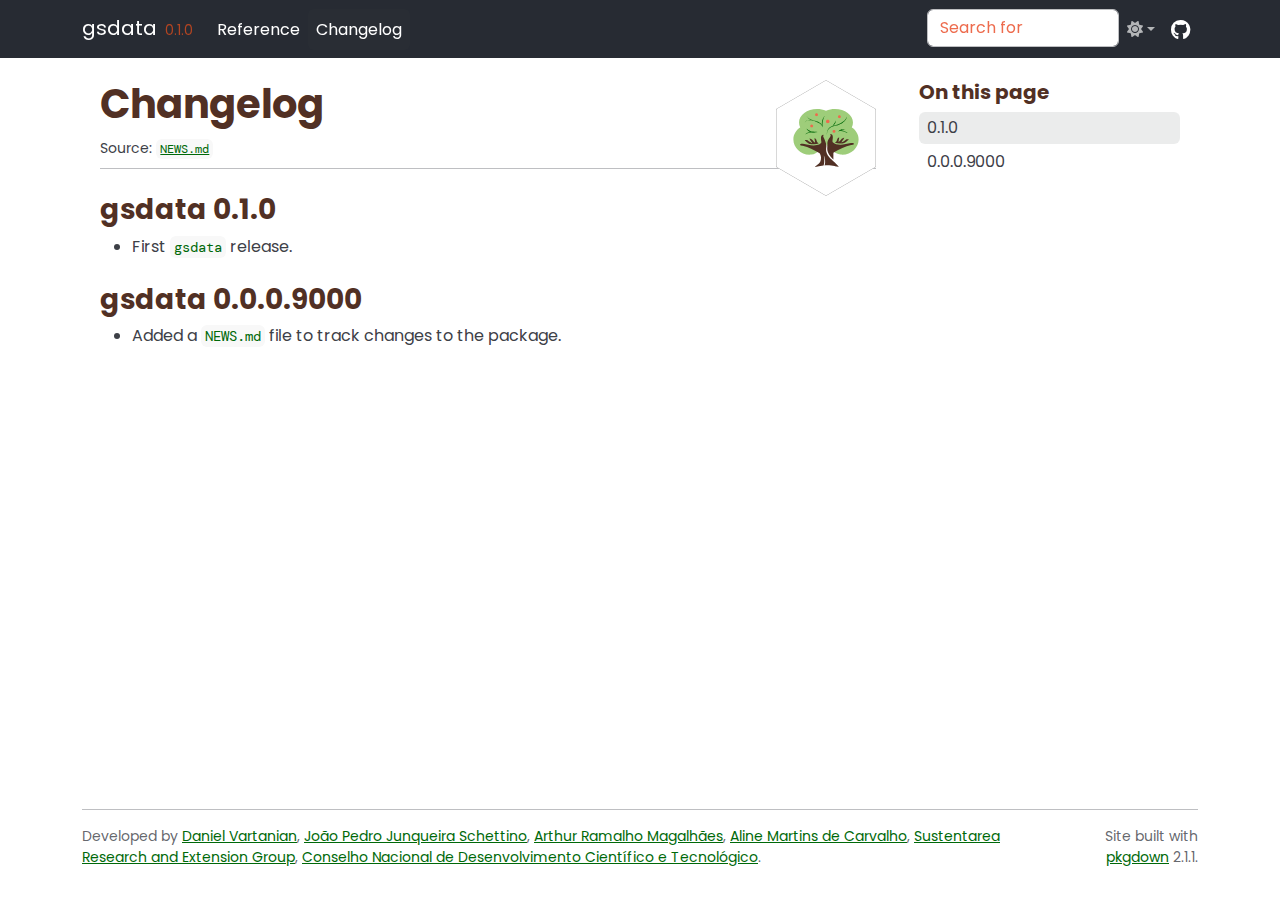
<file: news/index.html>
<!DOCTYPE html>
<!-- Generated by pkgdown: do not edit by hand --><html lang="en"><head><meta http-equiv="Content-Type" content="text/html; charset=UTF-8"><meta charset="utf-8"><meta http-equiv="X-UA-Compatible" content="IE=edge"><meta name="viewport" content="width=device-width, initial-scale=1, shrink-to-fit=no"><title>Changelog • gsdata</title><!-- favicons --><link rel="icon" type="image/png" sizes="16x16" href="../favicon-16x16.png"><link rel="icon" type="image/png" sizes="32x32" href="../favicon-32x32.png"><link rel="apple-touch-icon" type="image/png" sizes="180x180" href="../apple-touch-icon.png"><link rel="apple-touch-icon" type="image/png" sizes="120x120" href="../apple-touch-icon-120x120.png"><link rel="apple-touch-icon" type="image/png" sizes="76x76" href="../apple-touch-icon-76x76.png"><link rel="apple-touch-icon" type="image/png" sizes="60x60" href="../apple-touch-icon-60x60.png"><script src="../lightswitch.js"></script><script src="../deps/jquery-3.6.0/jquery-3.6.0.min.js"></script><meta name="viewport" content="width=device-width, initial-scale=1, shrink-to-fit=no"><link href="../deps/bootstrap-5.3.1/bootstrap.min.css" rel="stylesheet"><script src="../deps/bootstrap-5.3.1/bootstrap.bundle.min.js"></script><link href="../deps/Poppins-0.4.9/font.css" rel="stylesheet"><link href="../deps/DM_Sans-0.4.9/font.css" rel="stylesheet"><link href="../deps/DM_Mono-0.4.9/font.css" rel="stylesheet"><link href="../deps/font-awesome-6.5.2/css/all.min.css" rel="stylesheet"><link href="../deps/font-awesome-6.5.2/css/v4-shims.min.css" rel="stylesheet"><script src="../deps/headroom-0.11.0/headroom.min.js"></script><script src="../deps/headroom-0.11.0/jQuery.headroom.min.js"></script><script src="../deps/bootstrap-toc-1.0.1/bootstrap-toc.min.js"></script><script src="../deps/clipboard.js-2.0.11/clipboard.min.js"></script><script src="../deps/search-1.0.0/autocomplete.jquery.min.js"></script><script src="../deps/search-1.0.0/fuse.min.js"></script><script src="../deps/search-1.0.0/mark.min.js"></script><script src="../deps/MathJax-3.2.2/tex-chtml.min.js"></script><!-- pkgdown --><script src="../pkgdown.js"></script><meta property="og:title" content="Changelog"><meta property="og:image" content="https://sustentarea.github.io/gsdata/reference/figures/og-image.png"><meta property="og:image:alt" content="Sustentarea's logo"></head><body>
    <a href="#main" class="visually-hidden-focusable">Skip to contents</a>


    <nav class="navbar navbar-expand-lg fixed-top " aria-label="Site navigation"><div class="container">

    <a class="navbar-brand me-2" href="../index.html">gsdata</a>

    <small class="nav-text text-warning me-auto" data-bs-toggle="tooltip" data-bs-placement="bottom" title="Released version">0.1.0</small>


    <button class="navbar-toggler" type="button" data-bs-toggle="collapse" data-bs-target="#navbar" aria-controls="navbar" aria-expanded="false" aria-label="Toggle navigation">
      <span class="navbar-toggler-icon"></span>
    </button>

    <div id="navbar" class="collapse navbar-collapse ms-3">
      <ul class="navbar-nav me-auto"><li class="nav-item"><a class="nav-link" href="../reference/index.html">Reference</a></li>
<li class="active nav-item"><a class="nav-link" href="../news/index.html">Changelog</a></li>
      </ul><ul class="navbar-nav"><li class="nav-item"><form class="form-inline" role="search">
 <input class="form-control" type="search" name="search-input" id="search-input" autocomplete="off" aria-label="Search site" placeholder="Search for" data-search-index="../search.json"></form></li>
<li class="nav-item dropdown">
  <button class="nav-link dropdown-toggle" type="button" id="dropdown-lightswitch" data-bs-toggle="dropdown" aria-expanded="false" aria-haspopup="true" aria-label="Light switch"><span class="fa fa-sun"></span></button>
  <ul class="dropdown-menu dropdown-menu-end" aria-labelledby="dropdown-lightswitch"><li><button class="dropdown-item" data-bs-theme-value="light"><span class="fa fa-sun"></span> Light</button></li>
    <li><button class="dropdown-item" data-bs-theme-value="dark"><span class="fa fa-moon"></span> Dark</button></li>
    <li><button class="dropdown-item" data-bs-theme-value="auto"><span class="fa fa-adjust"></span> Auto</button></li>
  </ul></li>
<li class="nav-item"><a class="external-link nav-link" href="https://github.com/sustentarea/gsdata/" aria-label="GitHub"><span class="fa fab fa-github fa-lg"></span></a></li>
      </ul></div>


  </div>
</nav><div class="container template-news">
<div class="row">
  <main id="main" class="col-md-9"><div class="page-header">
      <img src="../logo.svg" class="logo" alt=""><h1>Changelog</h1>
      <small>Source: <a href="https://github.com/sustentarea/gsdata/blob/v0.1.0/NEWS.md" class="external-link"><code>NEWS.md</code></a></small>
    </div>

    <div class="section level2">
<h2 class="pkg-version" data-toc-text="0.1.0" id="gsdata-010">gsdata 0.1.0<a class="anchor" aria-label="anchor" href="#gsdata-010"></a></h2>
<ul><li>First <code>gsdata</code> release.</li>
</ul></div>
    <div class="section level2">
<h2 class="pkg-version" data-toc-text="0.0.0.9000" id="gsdata-0009000">gsdata 0.0.0.9000<a class="anchor" aria-label="anchor" href="#gsdata-0009000"></a></h2>
<ul><li>Added a <code>NEWS.md</code> file to track changes to the package.</li>
</ul></div>
  </main><aside class="col-md-3"><nav id="toc" aria-label="Table of contents"><h2>On this page</h2>
    </nav></aside></div>


    <footer><div class="pkgdown-footer-left">
  <p>Developed by <a href="https://github.com/danielvartan/" class="external-link">Daniel Vartanian</a>, <a href="https://github.com/JPSchettino/" class="external-link">João Pedro Junqueira Schettino</a>, <a href="https://github.com/arthurama/" class="external-link">Arthur Ramalho Magalhães</a>, <a href="https://github.com/alinenutri/" class="external-link">Aline Martins de Carvalho</a>, <a href="https://www.fsp.usp.br/sustentarea/" class="external-link">Sustentarea Research and Extension Group</a>, <a href="http://www.cnpq.br/" class="external-link">Conselho Nacional de Desenvolvimento Científico e Tecnológico</a>.</p>
</div>

<div class="pkgdown-footer-right">
  <p>Site built with <a href="https://pkgdown.r-lib.org/" class="external-link">pkgdown</a> 2.1.1.</p>
</div>

    </footer></div>





  </body></html>
</file>
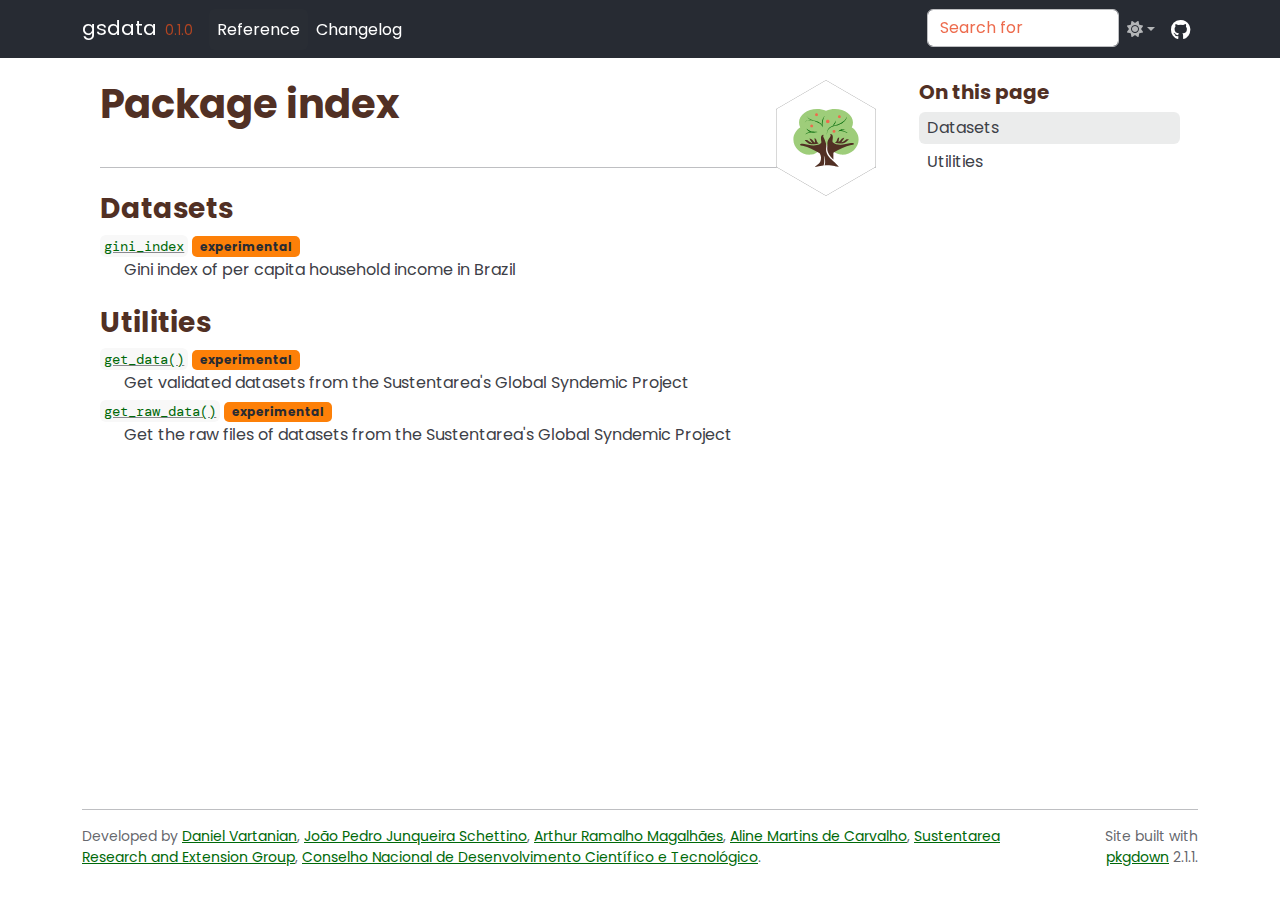
<file: reference/index.html>
<!DOCTYPE html>
<!-- Generated by pkgdown: do not edit by hand --><html lang="en"><head><meta http-equiv="Content-Type" content="text/html; charset=UTF-8"><meta charset="utf-8"><meta http-equiv="X-UA-Compatible" content="IE=edge"><meta name="viewport" content="width=device-width, initial-scale=1, shrink-to-fit=no"><title>Package index • gsdata</title><!-- favicons --><link rel="icon" type="image/png" sizes="16x16" href="../favicon-16x16.png"><link rel="icon" type="image/png" sizes="32x32" href="../favicon-32x32.png"><link rel="apple-touch-icon" type="image/png" sizes="180x180" href="../apple-touch-icon.png"><link rel="apple-touch-icon" type="image/png" sizes="120x120" href="../apple-touch-icon-120x120.png"><link rel="apple-touch-icon" type="image/png" sizes="76x76" href="../apple-touch-icon-76x76.png"><link rel="apple-touch-icon" type="image/png" sizes="60x60" href="../apple-touch-icon-60x60.png"><script src="../lightswitch.js"></script><script src="../deps/jquery-3.6.0/jquery-3.6.0.min.js"></script><meta name="viewport" content="width=device-width, initial-scale=1, shrink-to-fit=no"><link href="../deps/bootstrap-5.3.1/bootstrap.min.css" rel="stylesheet"><script src="../deps/bootstrap-5.3.1/bootstrap.bundle.min.js"></script><link href="../deps/Poppins-0.4.9/font.css" rel="stylesheet"><link href="../deps/DM_Sans-0.4.9/font.css" rel="stylesheet"><link href="../deps/DM_Mono-0.4.9/font.css" rel="stylesheet"><link href="../deps/font-awesome-6.5.2/css/all.min.css" rel="stylesheet"><link href="../deps/font-awesome-6.5.2/css/v4-shims.min.css" rel="stylesheet"><script src="../deps/headroom-0.11.0/headroom.min.js"></script><script src="../deps/headroom-0.11.0/jQuery.headroom.min.js"></script><script src="../deps/bootstrap-toc-1.0.1/bootstrap-toc.min.js"></script><script src="../deps/clipboard.js-2.0.11/clipboard.min.js"></script><script src="../deps/search-1.0.0/autocomplete.jquery.min.js"></script><script src="../deps/search-1.0.0/fuse.min.js"></script><script src="../deps/search-1.0.0/mark.min.js"></script><script src="../deps/MathJax-3.2.2/tex-chtml.min.js"></script><!-- pkgdown --><script src="../pkgdown.js"></script><meta property="og:title" content="Package index"><meta property="og:image" content="https://sustentarea.github.io/gsdata/reference/figures/og-image.png"><meta property="og:image:alt" content="Sustentarea's logo"></head><body>
    <a href="#main" class="visually-hidden-focusable">Skip to contents</a>


    <nav class="navbar navbar-expand-lg fixed-top " aria-label="Site navigation"><div class="container">

    <a class="navbar-brand me-2" href="../index.html">gsdata</a>

    <small class="nav-text text-warning me-auto" data-bs-toggle="tooltip" data-bs-placement="bottom" title="Released version">0.1.0</small>


    <button class="navbar-toggler" type="button" data-bs-toggle="collapse" data-bs-target="#navbar" aria-controls="navbar" aria-expanded="false" aria-label="Toggle navigation">
      <span class="navbar-toggler-icon"></span>
    </button>

    <div id="navbar" class="collapse navbar-collapse ms-3">
      <ul class="navbar-nav me-auto"><li class="active nav-item"><a class="nav-link" href="../reference/index.html">Reference</a></li>
<li class="nav-item"><a class="nav-link" href="../news/index.html">Changelog</a></li>
      </ul><ul class="navbar-nav"><li class="nav-item"><form class="form-inline" role="search">
 <input class="form-control" type="search" name="search-input" id="search-input" autocomplete="off" aria-label="Search site" placeholder="Search for" data-search-index="../search.json"></form></li>
<li class="nav-item dropdown">
  <button class="nav-link dropdown-toggle" type="button" id="dropdown-lightswitch" data-bs-toggle="dropdown" aria-expanded="false" aria-haspopup="true" aria-label="Light switch"><span class="fa fa-sun"></span></button>
  <ul class="dropdown-menu dropdown-menu-end" aria-labelledby="dropdown-lightswitch"><li><button class="dropdown-item" data-bs-theme-value="light"><span class="fa fa-sun"></span> Light</button></li>
    <li><button class="dropdown-item" data-bs-theme-value="dark"><span class="fa fa-moon"></span> Dark</button></li>
    <li><button class="dropdown-item" data-bs-theme-value="auto"><span class="fa fa-adjust"></span> Auto</button></li>
  </ul></li>
<li class="nav-item"><a class="external-link nav-link" href="https://github.com/sustentarea/gsdata/" aria-label="GitHub"><span class="fa fab fa-github fa-lg"></span></a></li>
      </ul></div>


  </div>
</nav><div class="container template-reference-index">
<div class="row">
  <main id="main" class="col-md-9"><div class="page-header">
      <img src="../logo.svg" class="logo" alt=""><h1>Package index</h1>
    </div>

    <div class="section level2">
      <h2 id="datasets">Datasets<a class="anchor" aria-label="anchor" href="#datasets"></a></h2>




    </div><div class="section level2">




      <dl><dt>

          <code><a href="gini_index.html">gini_index</a></code>
          <span class="badge lifecycle lifecycle-experimental">experimental</span>
        </dt>
        <dd>Gini index of per capita household income in Brazil</dd>
      </dl></div><div class="section level2">
      <h2 id="utilities">Utilities<a class="anchor" aria-label="anchor" href="#utilities"></a></h2>




    </div><div class="section level2">




      <dl><dt>

          <code><a href="get_data.html">get_data()</a></code>
          <span class="badge lifecycle lifecycle-experimental">experimental</span>
        </dt>
        <dd>Get validated datasets from the Sustentarea's Global Syndemic Project</dd>
      </dl><dl><dt>

          <code><a href="get_raw_data.html">get_raw_data()</a></code>
          <span class="badge lifecycle lifecycle-experimental">experimental</span>
        </dt>
        <dd>Get the raw files of datasets from the Sustentarea's Global Syndemic Project</dd>
      </dl></div>
  </main><aside class="col-md-3"><nav id="toc" aria-label="Table of contents"><h2>On this page</h2>
    </nav></aside></div>


    <footer><div class="pkgdown-footer-left">
  <p>Developed by <a href="https://github.com/danielvartan/" class="external-link">Daniel Vartanian</a>, <a href="https://github.com/JPSchettino/" class="external-link">João Pedro Junqueira Schettino</a>, <a href="https://github.com/arthurama/" class="external-link">Arthur Ramalho Magalhães</a>, <a href="https://github.com/alinenutri/" class="external-link">Aline Martins de Carvalho</a>, <a href="https://www.fsp.usp.br/sustentarea/" class="external-link">Sustentarea Research and Extension Group</a>, <a href="http://www.cnpq.br/" class="external-link">Conselho Nacional de Desenvolvimento Científico e Tecnológico</a>.</p>
</div>

<div class="pkgdown-footer-right">
  <p>Site built with <a href="https://pkgdown.r-lib.org/" class="external-link">pkgdown</a> 2.1.1.</p>
</div>

    </footer></div>





  </body></html>
</file>
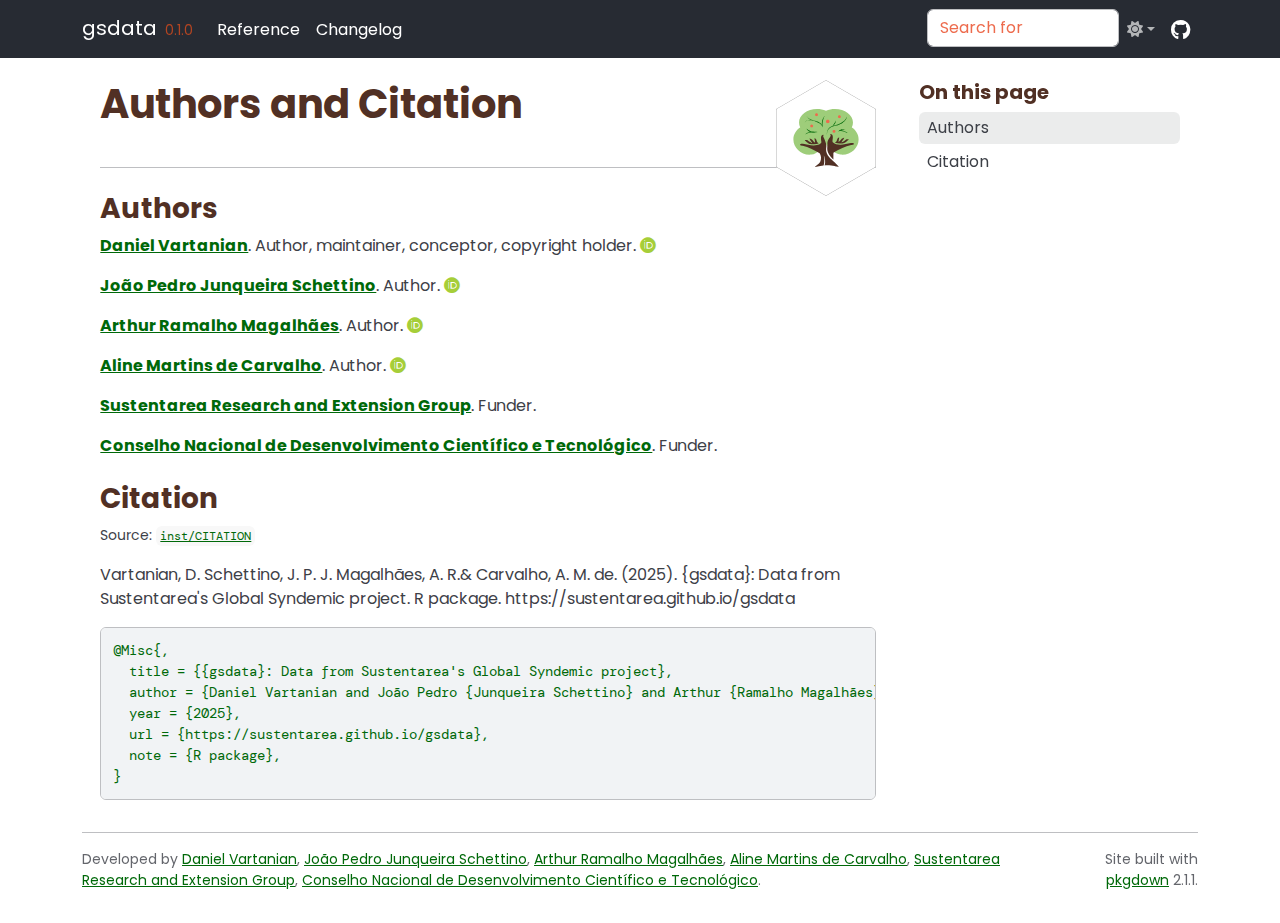
<file: authors.html>
<!DOCTYPE html>
<!-- Generated by pkgdown: do not edit by hand --><html lang="en"><head><meta http-equiv="Content-Type" content="text/html; charset=UTF-8"><meta charset="utf-8"><meta http-equiv="X-UA-Compatible" content="IE=edge"><meta name="viewport" content="width=device-width, initial-scale=1, shrink-to-fit=no"><title>Authors and Citation • gsdata</title><!-- favicons --><link rel="icon" type="image/png" sizes="16x16" href="favicon-16x16.png"><link rel="icon" type="image/png" sizes="32x32" href="favicon-32x32.png"><link rel="apple-touch-icon" type="image/png" sizes="180x180" href="apple-touch-icon.png"><link rel="apple-touch-icon" type="image/png" sizes="120x120" href="apple-touch-icon-120x120.png"><link rel="apple-touch-icon" type="image/png" sizes="76x76" href="apple-touch-icon-76x76.png"><link rel="apple-touch-icon" type="image/png" sizes="60x60" href="apple-touch-icon-60x60.png"><script src="lightswitch.js"></script><script src="deps/jquery-3.6.0/jquery-3.6.0.min.js"></script><meta name="viewport" content="width=device-width, initial-scale=1, shrink-to-fit=no"><link href="deps/bootstrap-5.3.1/bootstrap.min.css" rel="stylesheet"><script src="deps/bootstrap-5.3.1/bootstrap.bundle.min.js"></script><link href="deps/Poppins-0.4.9/font.css" rel="stylesheet"><link href="deps/DM_Sans-0.4.9/font.css" rel="stylesheet"><link href="deps/DM_Mono-0.4.9/font.css" rel="stylesheet"><link href="deps/font-awesome-6.5.2/css/all.min.css" rel="stylesheet"><link href="deps/font-awesome-6.5.2/css/v4-shims.min.css" rel="stylesheet"><script src="deps/headroom-0.11.0/headroom.min.js"></script><script src="deps/headroom-0.11.0/jQuery.headroom.min.js"></script><script src="deps/bootstrap-toc-1.0.1/bootstrap-toc.min.js"></script><script src="deps/clipboard.js-2.0.11/clipboard.min.js"></script><script src="deps/search-1.0.0/autocomplete.jquery.min.js"></script><script src="deps/search-1.0.0/fuse.min.js"></script><script src="deps/search-1.0.0/mark.min.js"></script><script src="deps/MathJax-3.2.2/tex-chtml.min.js"></script><!-- pkgdown --><script src="pkgdown.js"></script><meta property="og:title" content="Authors and Citation"><meta property="og:image" content="https://sustentarea.github.io/gsdata/reference/figures/og-image.png"><meta property="og:image:alt" content="Sustentarea's logo"></head><body>
    <a href="#main" class="visually-hidden-focusable">Skip to contents</a>


    <nav class="navbar navbar-expand-lg fixed-top " aria-label="Site navigation"><div class="container">

    <a class="navbar-brand me-2" href="index.html">gsdata</a>

    <small class="nav-text text-warning me-auto" data-bs-toggle="tooltip" data-bs-placement="bottom" title="Released version">0.1.0</small>


    <button class="navbar-toggler" type="button" data-bs-toggle="collapse" data-bs-target="#navbar" aria-controls="navbar" aria-expanded="false" aria-label="Toggle navigation">
      <span class="navbar-toggler-icon"></span>
    </button>

    <div id="navbar" class="collapse navbar-collapse ms-3">
      <ul class="navbar-nav me-auto"><li class="nav-item"><a class="nav-link" href="reference/index.html">Reference</a></li>
<li class="nav-item"><a class="nav-link" href="news/index.html">Changelog</a></li>
      </ul><ul class="navbar-nav"><li class="nav-item"><form class="form-inline" role="search">
 <input class="form-control" type="search" name="search-input" id="search-input" autocomplete="off" aria-label="Search site" placeholder="Search for" data-search-index="search.json"></form></li>
<li class="nav-item dropdown">
  <button class="nav-link dropdown-toggle" type="button" id="dropdown-lightswitch" data-bs-toggle="dropdown" aria-expanded="false" aria-haspopup="true" aria-label="Light switch"><span class="fa fa-sun"></span></button>
  <ul class="dropdown-menu dropdown-menu-end" aria-labelledby="dropdown-lightswitch"><li><button class="dropdown-item" data-bs-theme-value="light"><span class="fa fa-sun"></span> Light</button></li>
    <li><button class="dropdown-item" data-bs-theme-value="dark"><span class="fa fa-moon"></span> Dark</button></li>
    <li><button class="dropdown-item" data-bs-theme-value="auto"><span class="fa fa-adjust"></span> Auto</button></li>
  </ul></li>
<li class="nav-item"><a class="external-link nav-link" href="https://github.com/sustentarea/gsdata/" aria-label="GitHub"><span class="fa fab fa-github fa-lg"></span></a></li>
      </ul></div>


  </div>
</nav><div class="container template-citation-authors">
<div class="row">
  <main id="main" class="col-md-9"><div class="page-header">
      <img src="logo.svg" class="logo" alt=""><h1>Authors and Citation</h1>
    </div>

    <div class="section level2">
      <h2>Authors</h2>

      <ul class="list-unstyled"><li>
          <p><strong><a href="https://github.com/danielvartan/" class="external-link">Daniel Vartanian</a></strong>. Author, maintainer, conceptor, copyright holder. <a href="https://orcid.org/0000-0001-7782-759X" target="orcid.widget" aria-label="ORCID" class="external-link"><span class="fab fa-orcid orcid" aria-hidden="true"></span></a>
          </p>
        </li>
        <li>
          <p><strong><a href="https://github.com/JPSchettino/" class="external-link">João Pedro Junqueira Schettino</a></strong>. Author. <a href="https://orcid.org/0009-0009-5240-7666" target="orcid.widget" aria-label="ORCID" class="external-link"><span class="fab fa-orcid orcid" aria-hidden="true"></span></a>
          </p>
        </li>
        <li>
          <p><strong><a href="https://github.com/arthurama/" class="external-link">Arthur Ramalho Magalhães</a></strong>. Author. <a href="https://orcid.org/0000-0003-3838-2844" target="orcid.widget" aria-label="ORCID" class="external-link"><span class="fab fa-orcid orcid" aria-hidden="true"></span></a>
          </p>
        </li>
        <li>
          <p><strong><a href="https://github.com/alinenutri/" class="external-link">Aline Martins de Carvalho</a></strong>. Author. <a href="https://orcid.org/0000-0002-4900-5609" target="orcid.widget" aria-label="ORCID" class="external-link"><span class="fab fa-orcid orcid" aria-hidden="true"></span></a>
          </p>
        </li>
        <li>
          <p><strong><a href="https://www.fsp.usp.br/sustentarea/" class="external-link">Sustentarea Research and Extension Group</a></strong>. Funder.
          </p>
        </li>
        <li>
          <p><strong><a href="http://www.cnpq.br/" class="external-link">Conselho Nacional de Desenvolvimento Científico e Tecnológico</a></strong>. Funder.
          </p>
        </li>
      </ul></div>

    <div class="section level2">
      <h2 id="citation">Citation</h2>
      <p><small class="dont-index">Source: <a href="https://github.com/sustentarea/gsdata/blob/v0.1.0/inst/CITATION" class="external-link"><code>inst/CITATION</code></a></small></p>

      <p>Vartanian, D. Schettino, J. P. J. Magalhães, A. R.&amp; Carvalho, A. M. de. (2025). {gsdata}: Data from Sustentarea's Global Syndemic project. R package. https://sustentarea.github.io/gsdata</p>
      <pre>@Misc{,
  title = {{gsdata}: Data from Sustentarea's Global Syndemic project},
  author = {Daniel Vartanian and João Pedro {Junqueira Schettino} and Arthur {Ramalho Magalhães} and Aline {Martins de Carvalho}},
  year = {2025},
  url = {https://sustentarea.github.io/gsdata},
  note = {R package},
}</pre>
    </div>

  </main><aside class="col-md-3"><nav id="toc" aria-label="Table of contents"><h2>On this page</h2>
    </nav></aside></div>


    <footer><div class="pkgdown-footer-left">
  <p>Developed by <a href="https://github.com/danielvartan/" class="external-link">Daniel Vartanian</a>, <a href="https://github.com/JPSchettino/" class="external-link">João Pedro Junqueira Schettino</a>, <a href="https://github.com/arthurama/" class="external-link">Arthur Ramalho Magalhães</a>, <a href="https://github.com/alinenutri/" class="external-link">Aline Martins de Carvalho</a>, <a href="https://www.fsp.usp.br/sustentarea/" class="external-link">Sustentarea Research and Extension Group</a>, <a href="http://www.cnpq.br/" class="external-link">Conselho Nacional de Desenvolvimento Científico e Tecnológico</a>.</p>
</div>

<div class="pkgdown-footer-right">
  <p>Site built with <a href="https://pkgdown.r-lib.org/" class="external-link">pkgdown</a> 2.1.1.</p>
</div>

    </footer></div>





  </body></html>
</file>
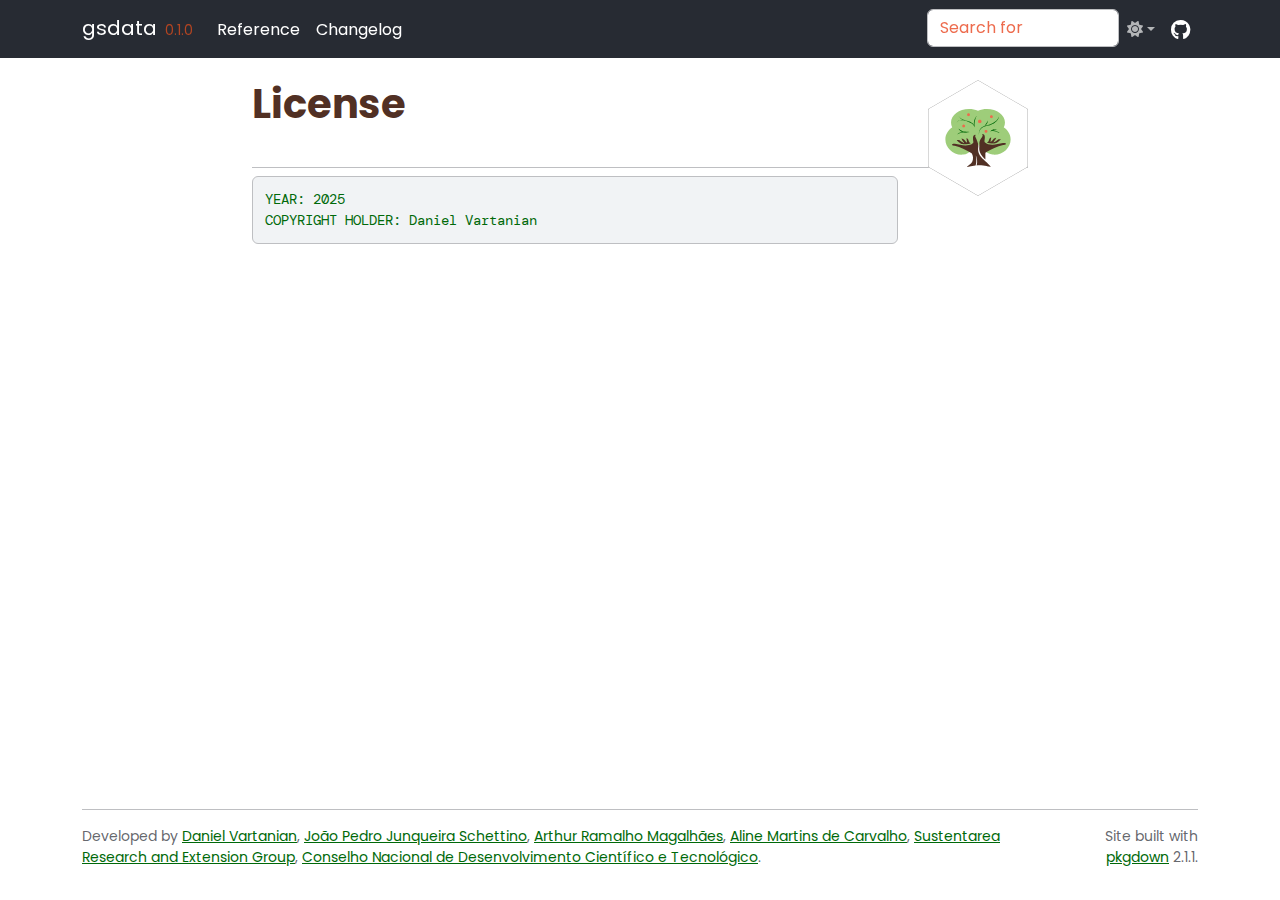
<file: LICENSE-text.html>
<!DOCTYPE html>
<!-- Generated by pkgdown: do not edit by hand --><html lang="en"><head><meta http-equiv="Content-Type" content="text/html; charset=UTF-8"><meta charset="utf-8"><meta http-equiv="X-UA-Compatible" content="IE=edge"><meta name="viewport" content="width=device-width, initial-scale=1, shrink-to-fit=no"><title>License • gsdata</title><!-- favicons --><link rel="icon" type="image/png" sizes="16x16" href="favicon-16x16.png"><link rel="icon" type="image/png" sizes="32x32" href="favicon-32x32.png"><link rel="apple-touch-icon" type="image/png" sizes="180x180" href="apple-touch-icon.png"><link rel="apple-touch-icon" type="image/png" sizes="120x120" href="apple-touch-icon-120x120.png"><link rel="apple-touch-icon" type="image/png" sizes="76x76" href="apple-touch-icon-76x76.png"><link rel="apple-touch-icon" type="image/png" sizes="60x60" href="apple-touch-icon-60x60.png"><script src="lightswitch.js"></script><script src="deps/jquery-3.6.0/jquery-3.6.0.min.js"></script><meta name="viewport" content="width=device-width, initial-scale=1, shrink-to-fit=no"><link href="deps/bootstrap-5.3.1/bootstrap.min.css" rel="stylesheet"><script src="deps/bootstrap-5.3.1/bootstrap.bundle.min.js"></script><link href="deps/Poppins-0.4.9/font.css" rel="stylesheet"><link href="deps/DM_Sans-0.4.9/font.css" rel="stylesheet"><link href="deps/DM_Mono-0.4.9/font.css" rel="stylesheet"><link href="deps/font-awesome-6.5.2/css/all.min.css" rel="stylesheet"><link href="deps/font-awesome-6.5.2/css/v4-shims.min.css" rel="stylesheet"><script src="deps/headroom-0.11.0/headroom.min.js"></script><script src="deps/headroom-0.11.0/jQuery.headroom.min.js"></script><script src="deps/bootstrap-toc-1.0.1/bootstrap-toc.min.js"></script><script src="deps/clipboard.js-2.0.11/clipboard.min.js"></script><script src="deps/search-1.0.0/autocomplete.jquery.min.js"></script><script src="deps/search-1.0.0/fuse.min.js"></script><script src="deps/search-1.0.0/mark.min.js"></script><script src="deps/MathJax-3.2.2/tex-chtml.min.js"></script><!-- pkgdown --><script src="pkgdown.js"></script><meta property="og:title" content="License"><meta property="og:image" content="https://sustentarea.github.io/gsdata/reference/figures/og-image.png"><meta property="og:image:alt" content="Sustentarea's logo"></head><body>
    <a href="#main" class="visually-hidden-focusable">Skip to contents</a>


    <nav class="navbar navbar-expand-lg fixed-top " aria-label="Site navigation"><div class="container">

    <a class="navbar-brand me-2" href="index.html">gsdata</a>

    <small class="nav-text text-warning me-auto" data-bs-toggle="tooltip" data-bs-placement="bottom" title="Released version">0.1.0</small>


    <button class="navbar-toggler" type="button" data-bs-toggle="collapse" data-bs-target="#navbar" aria-controls="navbar" aria-expanded="false" aria-label="Toggle navigation">
      <span class="navbar-toggler-icon"></span>
    </button>

    <div id="navbar" class="collapse navbar-collapse ms-3">
      <ul class="navbar-nav me-auto"><li class="nav-item"><a class="nav-link" href="reference/index.html">Reference</a></li>
<li class="nav-item"><a class="nav-link" href="news/index.html">Changelog</a></li>
      </ul><ul class="navbar-nav"><li class="nav-item"><form class="form-inline" role="search">
 <input class="form-control" type="search" name="search-input" id="search-input" autocomplete="off" aria-label="Search site" placeholder="Search for" data-search-index="search.json"></form></li>
<li class="nav-item dropdown">
  <button class="nav-link dropdown-toggle" type="button" id="dropdown-lightswitch" data-bs-toggle="dropdown" aria-expanded="false" aria-haspopup="true" aria-label="Light switch"><span class="fa fa-sun"></span></button>
  <ul class="dropdown-menu dropdown-menu-end" aria-labelledby="dropdown-lightswitch"><li><button class="dropdown-item" data-bs-theme-value="light"><span class="fa fa-sun"></span> Light</button></li>
    <li><button class="dropdown-item" data-bs-theme-value="dark"><span class="fa fa-moon"></span> Dark</button></li>
    <li><button class="dropdown-item" data-bs-theme-value="auto"><span class="fa fa-adjust"></span> Auto</button></li>
  </ul></li>
<li class="nav-item"><a class="external-link nav-link" href="https://github.com/sustentarea/gsdata/" aria-label="GitHub"><span class="fa fab fa-github fa-lg"></span></a></li>
      </ul></div>


  </div>
</nav><div class="container template-title-body">
<div class="row">
  <main id="main" class="col-md-9"><div class="page-header">
      <img src="logo.svg" class="logo" alt=""><h1>License</h1>

    </div>

<pre>YEAR: 2025
COPYRIGHT HOLDER: Daniel Vartanian
</pre>

  </main></div>


    <footer><div class="pkgdown-footer-left">
  <p>Developed by <a href="https://github.com/danielvartan/" class="external-link">Daniel Vartanian</a>, <a href="https://github.com/JPSchettino/" class="external-link">João Pedro Junqueira Schettino</a>, <a href="https://github.com/arthurama/" class="external-link">Arthur Ramalho Magalhães</a>, <a href="https://github.com/alinenutri/" class="external-link">Aline Martins de Carvalho</a>, <a href="https://www.fsp.usp.br/sustentarea/" class="external-link">Sustentarea Research and Extension Group</a>, <a href="http://www.cnpq.br/" class="external-link">Conselho Nacional de Desenvolvimento Científico e Tecnológico</a>.</p>
</div>

<div class="pkgdown-footer-right">
  <p>Site built with <a href="https://pkgdown.r-lib.org/" class="external-link">pkgdown</a> 2.1.1.</p>
</div>

    </footer></div>





  </body></html>
</file>
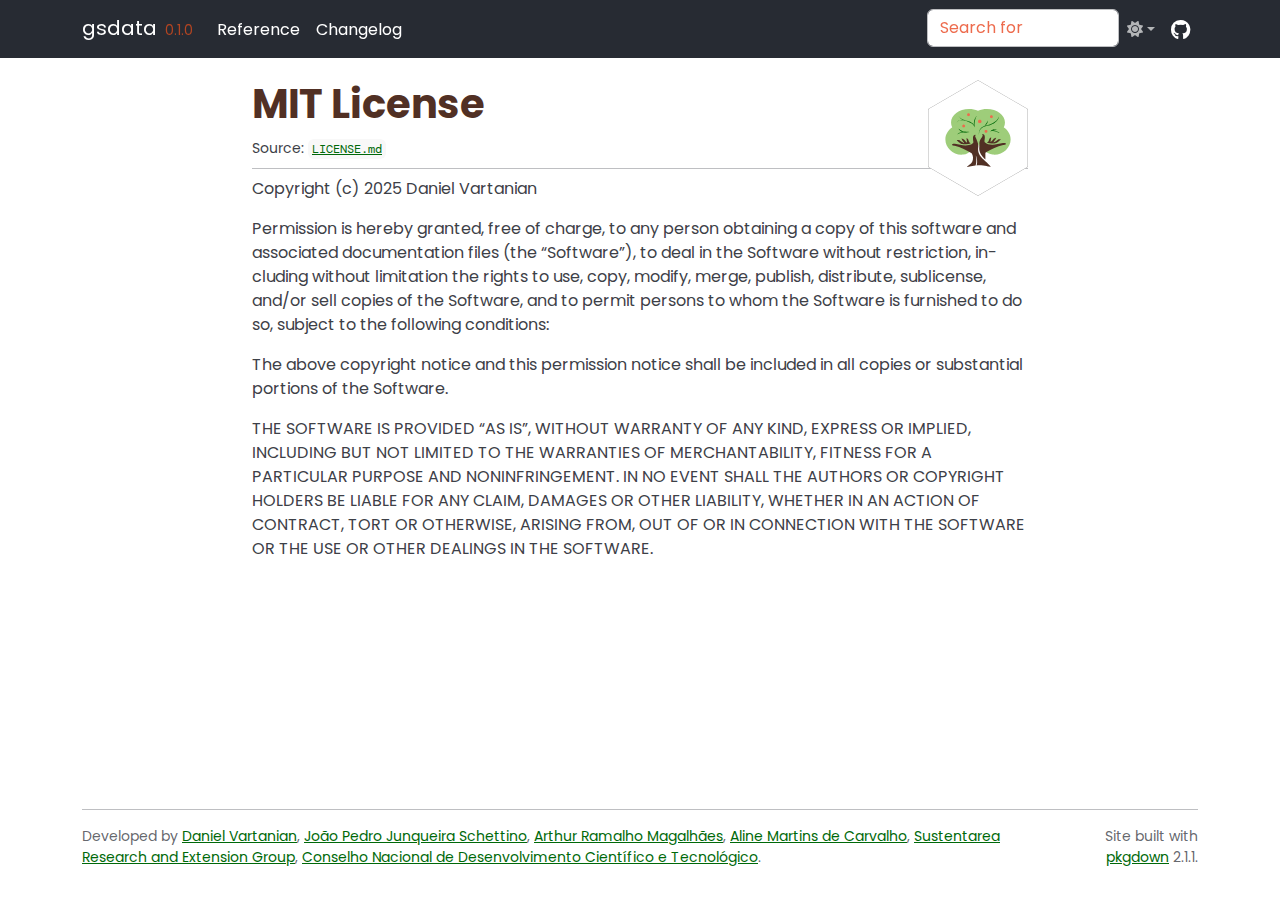
<file: LICENSE.html>
<!DOCTYPE html>
<!-- Generated by pkgdown: do not edit by hand --><html lang="en"><head><meta http-equiv="Content-Type" content="text/html; charset=UTF-8"><meta charset="utf-8"><meta http-equiv="X-UA-Compatible" content="IE=edge"><meta name="viewport" content="width=device-width, initial-scale=1, shrink-to-fit=no"><title>MIT License • gsdata</title><!-- favicons --><link rel="icon" type="image/png" sizes="16x16" href="favicon-16x16.png"><link rel="icon" type="image/png" sizes="32x32" href="favicon-32x32.png"><link rel="apple-touch-icon" type="image/png" sizes="180x180" href="apple-touch-icon.png"><link rel="apple-touch-icon" type="image/png" sizes="120x120" href="apple-touch-icon-120x120.png"><link rel="apple-touch-icon" type="image/png" sizes="76x76" href="apple-touch-icon-76x76.png"><link rel="apple-touch-icon" type="image/png" sizes="60x60" href="apple-touch-icon-60x60.png"><script src="lightswitch.js"></script><script src="deps/jquery-3.6.0/jquery-3.6.0.min.js"></script><meta name="viewport" content="width=device-width, initial-scale=1, shrink-to-fit=no"><link href="deps/bootstrap-5.3.1/bootstrap.min.css" rel="stylesheet"><script src="deps/bootstrap-5.3.1/bootstrap.bundle.min.js"></script><link href="deps/Poppins-0.4.9/font.css" rel="stylesheet"><link href="deps/DM_Sans-0.4.9/font.css" rel="stylesheet"><link href="deps/DM_Mono-0.4.9/font.css" rel="stylesheet"><link href="deps/font-awesome-6.5.2/css/all.min.css" rel="stylesheet"><link href="deps/font-awesome-6.5.2/css/v4-shims.min.css" rel="stylesheet"><script src="deps/headroom-0.11.0/headroom.min.js"></script><script src="deps/headroom-0.11.0/jQuery.headroom.min.js"></script><script src="deps/bootstrap-toc-1.0.1/bootstrap-toc.min.js"></script><script src="deps/clipboard.js-2.0.11/clipboard.min.js"></script><script src="deps/search-1.0.0/autocomplete.jquery.min.js"></script><script src="deps/search-1.0.0/fuse.min.js"></script><script src="deps/search-1.0.0/mark.min.js"></script><script src="deps/MathJax-3.2.2/tex-chtml.min.js"></script><!-- pkgdown --><script src="pkgdown.js"></script><meta property="og:title" content="MIT License"><meta property="og:image" content="https://sustentarea.github.io/gsdata/reference/figures/og-image.png"><meta property="og:image:alt" content="Sustentarea's logo"></head><body>
    <a href="#main" class="visually-hidden-focusable">Skip to contents</a>


    <nav class="navbar navbar-expand-lg fixed-top " aria-label="Site navigation"><div class="container">

    <a class="navbar-brand me-2" href="index.html">gsdata</a>

    <small class="nav-text text-warning me-auto" data-bs-toggle="tooltip" data-bs-placement="bottom" title="Released version">0.1.0</small>


    <button class="navbar-toggler" type="button" data-bs-toggle="collapse" data-bs-target="#navbar" aria-controls="navbar" aria-expanded="false" aria-label="Toggle navigation">
      <span class="navbar-toggler-icon"></span>
    </button>

    <div id="navbar" class="collapse navbar-collapse ms-3">
      <ul class="navbar-nav me-auto"><li class="nav-item"><a class="nav-link" href="reference/index.html">Reference</a></li>
<li class="nav-item"><a class="nav-link" href="news/index.html">Changelog</a></li>
      </ul><ul class="navbar-nav"><li class="nav-item"><form class="form-inline" role="search">
 <input class="form-control" type="search" name="search-input" id="search-input" autocomplete="off" aria-label="Search site" placeholder="Search for" data-search-index="search.json"></form></li>
<li class="nav-item dropdown">
  <button class="nav-link dropdown-toggle" type="button" id="dropdown-lightswitch" data-bs-toggle="dropdown" aria-expanded="false" aria-haspopup="true" aria-label="Light switch"><span class="fa fa-sun"></span></button>
  <ul class="dropdown-menu dropdown-menu-end" aria-labelledby="dropdown-lightswitch"><li><button class="dropdown-item" data-bs-theme-value="light"><span class="fa fa-sun"></span> Light</button></li>
    <li><button class="dropdown-item" data-bs-theme-value="dark"><span class="fa fa-moon"></span> Dark</button></li>
    <li><button class="dropdown-item" data-bs-theme-value="auto"><span class="fa fa-adjust"></span> Auto</button></li>
  </ul></li>
<li class="nav-item"><a class="external-link nav-link" href="https://github.com/sustentarea/gsdata/" aria-label="GitHub"><span class="fa fab fa-github fa-lg"></span></a></li>
      </ul></div>


  </div>
</nav><div class="container template-title-body">
<div class="row">
  <main id="main" class="col-md-9"><div class="page-header">
      <img src="logo.svg" class="logo" alt=""><h1>MIT License</h1>
      <small class="dont-index">Source: <a href="https://github.com/sustentarea/gsdata/blob/v0.1.0/LICENSE.md" class="external-link"><code>LICENSE.md</code></a></small>
    </div>

<div id="mit-license" class="section level1">

<p>Copyright (c) 2025 Daniel Vartanian</p>
<p>Permission is hereby granted, free of charge, to any person obtaining a copy of this software and associated documentation files (the “Software”), to deal in the Software without restriction, including without limitation the rights to use, copy, modify, merge, publish, distribute, sublicense, and/or sell copies of the Software, and to permit persons to whom the Software is furnished to do so, subject to the following conditions:</p>
<p>The above copyright notice and this permission notice shall be included in all copies or substantial portions of the Software.</p>
<p>THE SOFTWARE IS PROVIDED “AS IS”, WITHOUT WARRANTY OF ANY KIND, EXPRESS OR IMPLIED, INCLUDING BUT NOT LIMITED TO THE WARRANTIES OF MERCHANTABILITY, FITNESS FOR A PARTICULAR PURPOSE AND NONINFRINGEMENT. IN NO EVENT SHALL THE AUTHORS OR COPYRIGHT HOLDERS BE LIABLE FOR ANY CLAIM, DAMAGES OR OTHER LIABILITY, WHETHER IN AN ACTION OF CONTRACT, TORT OR OTHERWISE, ARISING FROM, OUT OF OR IN CONNECTION WITH THE SOFTWARE OR THE USE OR OTHER DEALINGS IN THE SOFTWARE.</p>
</div>

  </main></div>


    <footer><div class="pkgdown-footer-left">
  <p>Developed by <a href="https://github.com/danielvartan/" class="external-link">Daniel Vartanian</a>, <a href="https://github.com/JPSchettino/" class="external-link">João Pedro Junqueira Schettino</a>, <a href="https://github.com/arthurama/" class="external-link">Arthur Ramalho Magalhães</a>, <a href="https://github.com/alinenutri/" class="external-link">Aline Martins de Carvalho</a>, <a href="https://www.fsp.usp.br/sustentarea/" class="external-link">Sustentarea Research and Extension Group</a>, <a href="http://www.cnpq.br/" class="external-link">Conselho Nacional de Desenvolvimento Científico e Tecnológico</a>.</p>
</div>

<div class="pkgdown-footer-right">
  <p>Site built with <a href="https://pkgdown.r-lib.org/" class="external-link">pkgdown</a> 2.1.1.</p>
</div>

    </footer></div>





  </body></html>
</file>
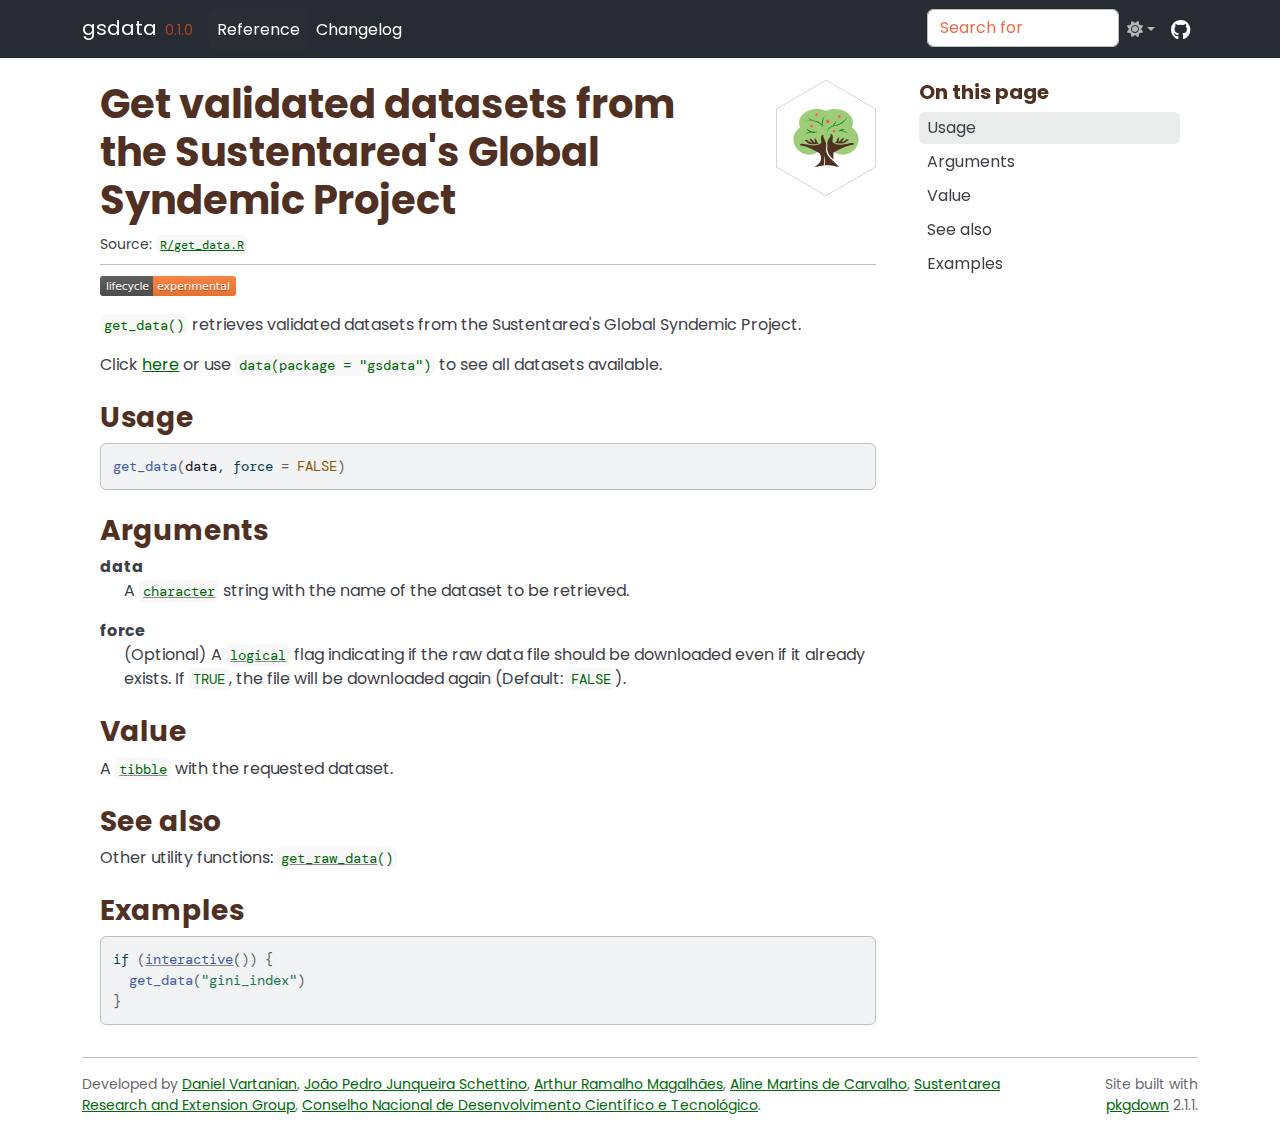
<file: reference/get_data.html>
<!DOCTYPE html>
<!-- Generated by pkgdown: do not edit by hand --><html lang="en"><head><meta http-equiv="Content-Type" content="text/html; charset=UTF-8"><meta charset="utf-8"><meta http-equiv="X-UA-Compatible" content="IE=edge"><meta name="viewport" content="width=device-width, initial-scale=1, shrink-to-fit=no"><title>Get validated datasets from the Sustentarea's Global Syndemic Project — get_data • gsdata</title><!-- favicons --><link rel="icon" type="image/png" sizes="16x16" href="../favicon-16x16.png"><link rel="icon" type="image/png" sizes="32x32" href="../favicon-32x32.png"><link rel="apple-touch-icon" type="image/png" sizes="180x180" href="../apple-touch-icon.png"><link rel="apple-touch-icon" type="image/png" sizes="120x120" href="../apple-touch-icon-120x120.png"><link rel="apple-touch-icon" type="image/png" sizes="76x76" href="../apple-touch-icon-76x76.png"><link rel="apple-touch-icon" type="image/png" sizes="60x60" href="../apple-touch-icon-60x60.png"><script src="../lightswitch.js"></script><script src="../deps/jquery-3.6.0/jquery-3.6.0.min.js"></script><meta name="viewport" content="width=device-width, initial-scale=1, shrink-to-fit=no"><link href="../deps/bootstrap-5.3.1/bootstrap.min.css" rel="stylesheet"><script src="../deps/bootstrap-5.3.1/bootstrap.bundle.min.js"></script><link href="../deps/Poppins-0.4.9/font.css" rel="stylesheet"><link href="../deps/DM_Sans-0.4.9/font.css" rel="stylesheet"><link href="../deps/DM_Mono-0.4.9/font.css" rel="stylesheet"><link href="../deps/font-awesome-6.5.2/css/all.min.css" rel="stylesheet"><link href="../deps/font-awesome-6.5.2/css/v4-shims.min.css" rel="stylesheet"><script src="../deps/headroom-0.11.0/headroom.min.js"></script><script src="../deps/headroom-0.11.0/jQuery.headroom.min.js"></script><script src="../deps/bootstrap-toc-1.0.1/bootstrap-toc.min.js"></script><script src="../deps/clipboard.js-2.0.11/clipboard.min.js"></script><script src="../deps/search-1.0.0/autocomplete.jquery.min.js"></script><script src="../deps/search-1.0.0/fuse.min.js"></script><script src="../deps/search-1.0.0/mark.min.js"></script><script src="../deps/MathJax-3.2.2/tex-chtml.min.js"></script><!-- pkgdown --><script src="../pkgdown.js"></script><meta property="og:title" content="Get validated datasets from the Sustentarea's Global Syndemic Project — get_data"><meta name="description" content="
get_data() retrieves validated datasets from the Sustentarea's Global
Syndemic Project.
Click here
or use data(package = &quot;gsdata&quot;) to see all datasets available."><meta property="og:description" content="
get_data() retrieves validated datasets from the Sustentarea's Global
Syndemic Project.
Click here
or use data(package = &quot;gsdata&quot;) to see all datasets available."><meta property="og:image" content="https://sustentarea.github.io/gsdata/reference/figures/og-image.png"><meta property="og:image:alt" content="Sustentarea's logo"></head><body>
    <a href="#main" class="visually-hidden-focusable">Skip to contents</a>


    <nav class="navbar navbar-expand-lg fixed-top " aria-label="Site navigation"><div class="container">

    <a class="navbar-brand me-2" href="../index.html">gsdata</a>

    <small class="nav-text text-warning me-auto" data-bs-toggle="tooltip" data-bs-placement="bottom" title="Released version">0.1.0</small>


    <button class="navbar-toggler" type="button" data-bs-toggle="collapse" data-bs-target="#navbar" aria-controls="navbar" aria-expanded="false" aria-label="Toggle navigation">
      <span class="navbar-toggler-icon"></span>
    </button>

    <div id="navbar" class="collapse navbar-collapse ms-3">
      <ul class="navbar-nav me-auto"><li class="active nav-item"><a class="nav-link" href="../reference/index.html">Reference</a></li>
<li class="nav-item"><a class="nav-link" href="../news/index.html">Changelog</a></li>
      </ul><ul class="navbar-nav"><li class="nav-item"><form class="form-inline" role="search">
 <input class="form-control" type="search" name="search-input" id="search-input" autocomplete="off" aria-label="Search site" placeholder="Search for" data-search-index="../search.json"></form></li>
<li class="nav-item dropdown">
  <button class="nav-link dropdown-toggle" type="button" id="dropdown-lightswitch" data-bs-toggle="dropdown" aria-expanded="false" aria-haspopup="true" aria-label="Light switch"><span class="fa fa-sun"></span></button>
  <ul class="dropdown-menu dropdown-menu-end" aria-labelledby="dropdown-lightswitch"><li><button class="dropdown-item" data-bs-theme-value="light"><span class="fa fa-sun"></span> Light</button></li>
    <li><button class="dropdown-item" data-bs-theme-value="dark"><span class="fa fa-moon"></span> Dark</button></li>
    <li><button class="dropdown-item" data-bs-theme-value="auto"><span class="fa fa-adjust"></span> Auto</button></li>
  </ul></li>
<li class="nav-item"><a class="external-link nav-link" href="https://github.com/sustentarea/gsdata/" aria-label="GitHub"><span class="fa fab fa-github fa-lg"></span></a></li>
      </ul></div>


  </div>
</nav><div class="container template-reference-topic">
<div class="row">
  <main id="main" class="col-md-9"><div class="page-header">
      <img src="../logo.svg" class="logo" alt=""><h1>Get validated datasets from the Sustentarea's Global Syndemic Project</h1>
      <small class="dont-index">Source: <a href="https://github.com/sustentarea/gsdata/blob/v0.1.0/R/get_data.R" class="external-link"><code>R/get_data.R</code></a></small>
      <div class="d-none name"><code>get_data.Rd</code></div>
    </div>

    <div class="ref-description section level2">
    <p><a href="https://lifecycle.r-lib.org/articles/stages.html#experimental" class="external-link"><img src="figures/lifecycle-experimental.svg" alt="[Experimental]"></a></p>
<p><code>get_data()</code> retrieves validated datasets from the Sustentarea's Global
Syndemic Project.</p>
<p>Click <a href="https://sustentarea.github.io/gsdata/reference/index.html">here</a>
or use <code>data(package = "gsdata")</code> to see all datasets available.</p>
    </div>

    <div class="section level2">
    <h2 id="ref-usage">Usage<a class="anchor" aria-label="anchor" href="#ref-usage"></a></h2>
    <div class="sourceCode"><pre class="sourceCode r"><code><span><span class="fu">get_data</span><span class="op">(</span><span class="va">data</span>, force <span class="op">=</span> <span class="cn">FALSE</span><span class="op">)</span></span></code></pre></div>
    </div>

    <div class="section level2">
    <h2 id="arguments">Arguments<a class="anchor" aria-label="anchor" href="#arguments"></a></h2>


<dl><dt id="arg-data">data<a class="anchor" aria-label="anchor" href="#arg-data"></a></dt>
<dd><p>A <code><a href="https://rdrr.io/r/base/character.html" class="external-link">character</a></code> string with the name of the
dataset to be retrieved.</p></dd>


<dt id="arg-force">force<a class="anchor" aria-label="anchor" href="#arg-force"></a></dt>
<dd><p>(Optional) A <code><a href="https://rdrr.io/r/base/logical.html" class="external-link">logical</a></code> flag indicating if
the raw data file should be downloaded even if it already exists. If
<code>TRUE</code>, the file will be downloaded again (Default: <code>FALSE</code>).</p></dd>

</dl></div>
    <div class="section level2">
    <h2 id="value">Value<a class="anchor" aria-label="anchor" href="#value"></a></h2>
    <p>A <code><a href="https://dplyr.tidyverse.org/reference/reexports.html" class="external-link">tibble</a></code> with the requested dataset.</p>
    </div>
    <div class="section level2">
    <h2 id="see-also">See also<a class="anchor" aria-label="anchor" href="#see-also"></a></h2>
    <div class="dont-index"><p>Other utility functions:
<code><a href="get_raw_data.html">get_raw_data</a>()</code></p></div>
    </div>

    <div class="section level2">
    <h2 id="ref-examples">Examples<a class="anchor" aria-label="anchor" href="#ref-examples"></a></h2>
    <div class="sourceCode"><pre class="sourceCode r"><code><span class="r-in"><span><span class="kw">if</span> <span class="op">(</span><span class="fu"><a href="https://rdrr.io/r/base/interactive.html" class="external-link">interactive</a></span><span class="op">(</span><span class="op">)</span><span class="op">)</span> <span class="op">{</span></span></span>
<span class="r-in"><span>  <span class="fu">get_data</span><span class="op">(</span><span class="st">"gini_index"</span><span class="op">)</span></span></span>
<span class="r-in"><span><span class="op">}</span></span></span>
</code></pre></div>
    </div>
  </main><aside class="col-md-3"><nav id="toc" aria-label="Table of contents"><h2>On this page</h2>
    </nav></aside></div>


    <footer><div class="pkgdown-footer-left">
  <p>Developed by <a href="https://github.com/danielvartan/" class="external-link">Daniel Vartanian</a>, <a href="https://github.com/JPSchettino/" class="external-link">João Pedro Junqueira Schettino</a>, <a href="https://github.com/arthurama/" class="external-link">Arthur Ramalho Magalhães</a>, <a href="https://github.com/alinenutri/" class="external-link">Aline Martins de Carvalho</a>, <a href="https://www.fsp.usp.br/sustentarea/" class="external-link">Sustentarea Research and Extension Group</a>, <a href="http://www.cnpq.br/" class="external-link">Conselho Nacional de Desenvolvimento Científico e Tecnológico</a>.</p>
</div>

<div class="pkgdown-footer-right">
  <p>Site built with <a href="https://pkgdown.r-lib.org/" class="external-link">pkgdown</a> 2.1.1.</p>
</div>

    </footer></div>





  </body></html>
</file>
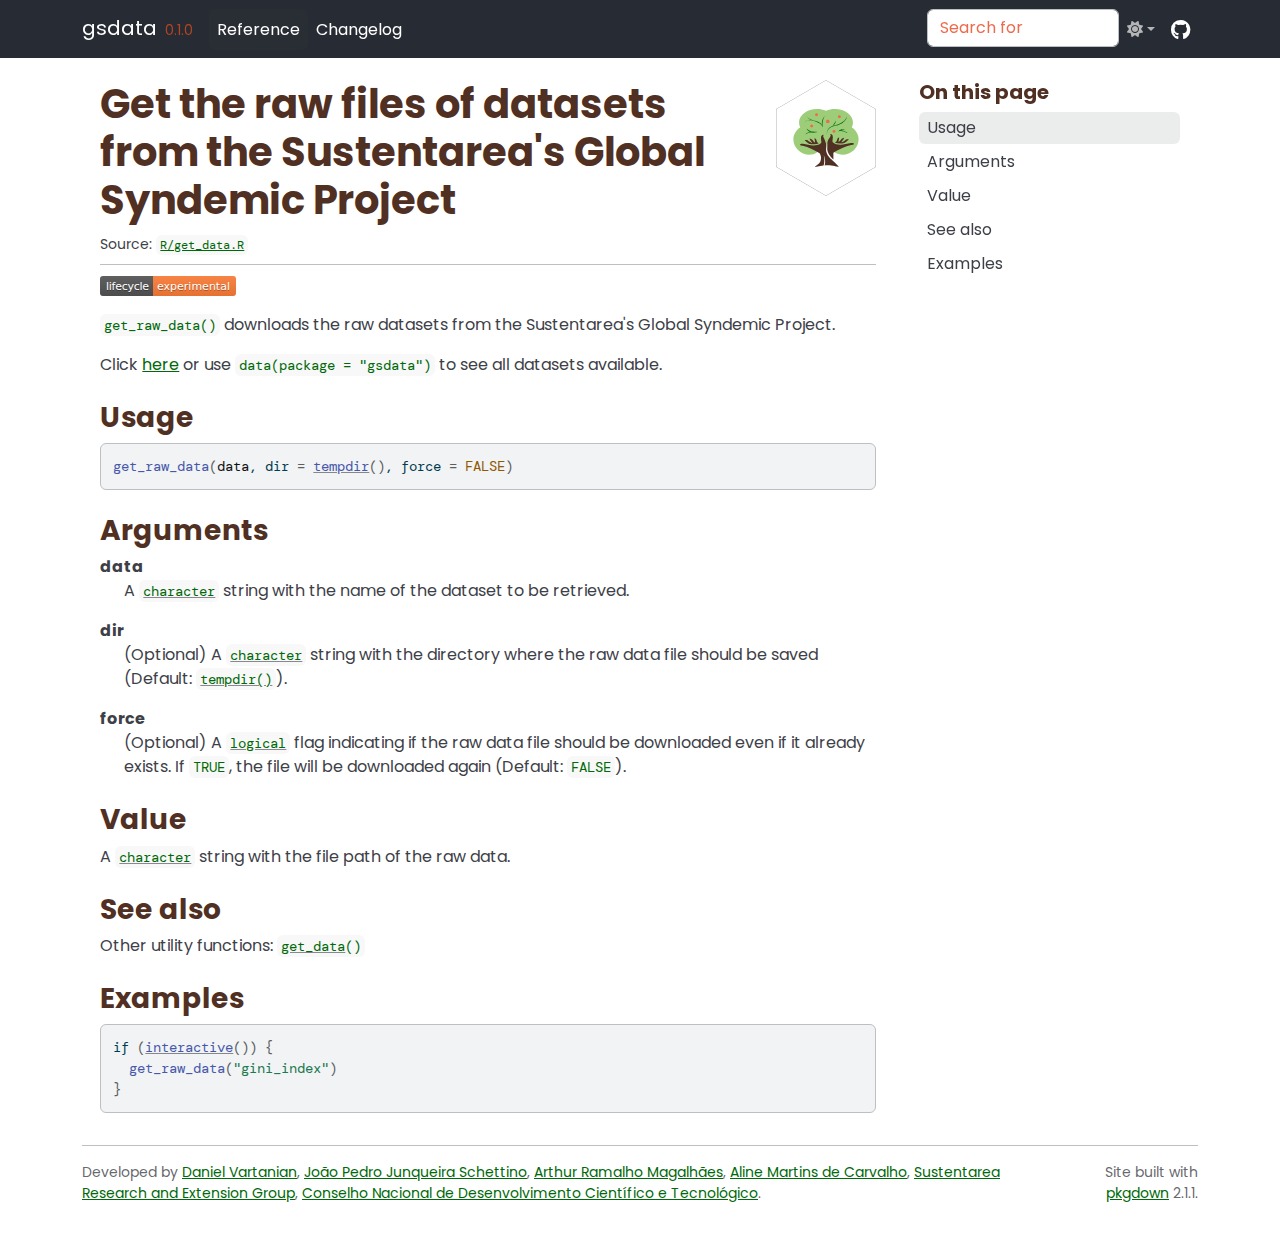
<file: reference/get_raw_data.html>
<!DOCTYPE html>
<!-- Generated by pkgdown: do not edit by hand --><html lang="en"><head><meta http-equiv="Content-Type" content="text/html; charset=UTF-8"><meta charset="utf-8"><meta http-equiv="X-UA-Compatible" content="IE=edge"><meta name="viewport" content="width=device-width, initial-scale=1, shrink-to-fit=no"><title>Get the raw files of datasets from the Sustentarea's Global Syndemic Project — get_raw_data • gsdata</title><!-- favicons --><link rel="icon" type="image/png" sizes="16x16" href="../favicon-16x16.png"><link rel="icon" type="image/png" sizes="32x32" href="../favicon-32x32.png"><link rel="apple-touch-icon" type="image/png" sizes="180x180" href="../apple-touch-icon.png"><link rel="apple-touch-icon" type="image/png" sizes="120x120" href="../apple-touch-icon-120x120.png"><link rel="apple-touch-icon" type="image/png" sizes="76x76" href="../apple-touch-icon-76x76.png"><link rel="apple-touch-icon" type="image/png" sizes="60x60" href="../apple-touch-icon-60x60.png"><script src="../lightswitch.js"></script><script src="../deps/jquery-3.6.0/jquery-3.6.0.min.js"></script><meta name="viewport" content="width=device-width, initial-scale=1, shrink-to-fit=no"><link href="../deps/bootstrap-5.3.1/bootstrap.min.css" rel="stylesheet"><script src="../deps/bootstrap-5.3.1/bootstrap.bundle.min.js"></script><link href="../deps/Poppins-0.4.9/font.css" rel="stylesheet"><link href="../deps/DM_Sans-0.4.9/font.css" rel="stylesheet"><link href="../deps/DM_Mono-0.4.9/font.css" rel="stylesheet"><link href="../deps/font-awesome-6.5.2/css/all.min.css" rel="stylesheet"><link href="../deps/font-awesome-6.5.2/css/v4-shims.min.css" rel="stylesheet"><script src="../deps/headroom-0.11.0/headroom.min.js"></script><script src="../deps/headroom-0.11.0/jQuery.headroom.min.js"></script><script src="../deps/bootstrap-toc-1.0.1/bootstrap-toc.min.js"></script><script src="../deps/clipboard.js-2.0.11/clipboard.min.js"></script><script src="../deps/search-1.0.0/autocomplete.jquery.min.js"></script><script src="../deps/search-1.0.0/fuse.min.js"></script><script src="../deps/search-1.0.0/mark.min.js"></script><script src="../deps/MathJax-3.2.2/tex-chtml.min.js"></script><!-- pkgdown --><script src="../pkgdown.js"></script><meta property="og:title" content="Get the raw files of datasets from the Sustentarea's Global Syndemic Project — get_raw_data"><meta name="description" content="
get_raw_data() downloads the raw datasets from the Sustentarea's Global
Syndemic Project.
Click here
or use data(package = &quot;gsdata&quot;) to see all datasets available."><meta property="og:description" content="
get_raw_data() downloads the raw datasets from the Sustentarea's Global
Syndemic Project.
Click here
or use data(package = &quot;gsdata&quot;) to see all datasets available."><meta property="og:image" content="https://sustentarea.github.io/gsdata/reference/figures/og-image.png"><meta property="og:image:alt" content="Sustentarea's logo"></head><body>
    <a href="#main" class="visually-hidden-focusable">Skip to contents</a>


    <nav class="navbar navbar-expand-lg fixed-top " aria-label="Site navigation"><div class="container">

    <a class="navbar-brand me-2" href="../index.html">gsdata</a>

    <small class="nav-text text-warning me-auto" data-bs-toggle="tooltip" data-bs-placement="bottom" title="Released version">0.1.0</small>


    <button class="navbar-toggler" type="button" data-bs-toggle="collapse" data-bs-target="#navbar" aria-controls="navbar" aria-expanded="false" aria-label="Toggle navigation">
      <span class="navbar-toggler-icon"></span>
    </button>

    <div id="navbar" class="collapse navbar-collapse ms-3">
      <ul class="navbar-nav me-auto"><li class="active nav-item"><a class="nav-link" href="../reference/index.html">Reference</a></li>
<li class="nav-item"><a class="nav-link" href="../news/index.html">Changelog</a></li>
      </ul><ul class="navbar-nav"><li class="nav-item"><form class="form-inline" role="search">
 <input class="form-control" type="search" name="search-input" id="search-input" autocomplete="off" aria-label="Search site" placeholder="Search for" data-search-index="../search.json"></form></li>
<li class="nav-item dropdown">
  <button class="nav-link dropdown-toggle" type="button" id="dropdown-lightswitch" data-bs-toggle="dropdown" aria-expanded="false" aria-haspopup="true" aria-label="Light switch"><span class="fa fa-sun"></span></button>
  <ul class="dropdown-menu dropdown-menu-end" aria-labelledby="dropdown-lightswitch"><li><button class="dropdown-item" data-bs-theme-value="light"><span class="fa fa-sun"></span> Light</button></li>
    <li><button class="dropdown-item" data-bs-theme-value="dark"><span class="fa fa-moon"></span> Dark</button></li>
    <li><button class="dropdown-item" data-bs-theme-value="auto"><span class="fa fa-adjust"></span> Auto</button></li>
  </ul></li>
<li class="nav-item"><a class="external-link nav-link" href="https://github.com/sustentarea/gsdata/" aria-label="GitHub"><span class="fa fab fa-github fa-lg"></span></a></li>
      </ul></div>


  </div>
</nav><div class="container template-reference-topic">
<div class="row">
  <main id="main" class="col-md-9"><div class="page-header">
      <img src="../logo.svg" class="logo" alt=""><h1>Get the raw files of datasets from the Sustentarea's Global Syndemic Project</h1>
      <small class="dont-index">Source: <a href="https://github.com/sustentarea/gsdata/blob/v0.1.0/R/get_data.R" class="external-link"><code>R/get_data.R</code></a></small>
      <div class="d-none name"><code>get_raw_data.Rd</code></div>
    </div>

    <div class="ref-description section level2">
    <p><a href="https://lifecycle.r-lib.org/articles/stages.html#experimental" class="external-link"><img src="figures/lifecycle-experimental.svg" alt="[Experimental]"></a></p>
<p><code>get_raw_data()</code> downloads the raw datasets from the Sustentarea's Global
Syndemic Project.</p>
<p>Click <a href="https://sustentarea.github.io/gsdata/reference/index.html">here</a>
or use <code>data(package = "gsdata")</code> to see all datasets available.</p>
    </div>

    <div class="section level2">
    <h2 id="ref-usage">Usage<a class="anchor" aria-label="anchor" href="#ref-usage"></a></h2>
    <div class="sourceCode"><pre class="sourceCode r"><code><span><span class="fu">get_raw_data</span><span class="op">(</span><span class="va">data</span>, dir <span class="op">=</span> <span class="fu"><a href="https://rdrr.io/r/base/tempfile.html" class="external-link">tempdir</a></span><span class="op">(</span><span class="op">)</span>, force <span class="op">=</span> <span class="cn">FALSE</span><span class="op">)</span></span></code></pre></div>
    </div>

    <div class="section level2">
    <h2 id="arguments">Arguments<a class="anchor" aria-label="anchor" href="#arguments"></a></h2>


<dl><dt id="arg-data">data<a class="anchor" aria-label="anchor" href="#arg-data"></a></dt>
<dd><p>A <code><a href="https://rdrr.io/r/base/character.html" class="external-link">character</a></code> string with the name of the
dataset to be retrieved.</p></dd>


<dt id="arg-dir">dir<a class="anchor" aria-label="anchor" href="#arg-dir"></a></dt>
<dd><p>(Optional) A <code><a href="https://rdrr.io/r/base/character.html" class="external-link">character</a></code> string with the
directory where the raw data file should be saved (Default: <code><a href="https://rdrr.io/r/base/tempfile.html" class="external-link">tempdir()</a></code>).</p></dd>


<dt id="arg-force">force<a class="anchor" aria-label="anchor" href="#arg-force"></a></dt>
<dd><p>(Optional) A <code><a href="https://rdrr.io/r/base/logical.html" class="external-link">logical</a></code> flag indicating if
the raw data file should be downloaded even if it already exists. If
<code>TRUE</code>, the file will be downloaded again (Default: <code>FALSE</code>).</p></dd>

</dl></div>
    <div class="section level2">
    <h2 id="value">Value<a class="anchor" aria-label="anchor" href="#value"></a></h2>
    <p>A <code><a href="https://rdrr.io/r/base/character.html" class="external-link">character</a></code> string with the file path of
the raw data.</p>
    </div>
    <div class="section level2">
    <h2 id="see-also">See also<a class="anchor" aria-label="anchor" href="#see-also"></a></h2>
    <div class="dont-index"><p>Other utility functions:
<code><a href="get_data.html">get_data</a>()</code></p></div>
    </div>

    <div class="section level2">
    <h2 id="ref-examples">Examples<a class="anchor" aria-label="anchor" href="#ref-examples"></a></h2>
    <div class="sourceCode"><pre class="sourceCode r"><code><span class="r-in"><span><span class="kw">if</span> <span class="op">(</span><span class="fu"><a href="https://rdrr.io/r/base/interactive.html" class="external-link">interactive</a></span><span class="op">(</span><span class="op">)</span><span class="op">)</span> <span class="op">{</span></span></span>
<span class="r-in"><span>  <span class="fu">get_raw_data</span><span class="op">(</span><span class="st">"gini_index"</span><span class="op">)</span></span></span>
<span class="r-in"><span><span class="op">}</span></span></span>
</code></pre></div>
    </div>
  </main><aside class="col-md-3"><nav id="toc" aria-label="Table of contents"><h2>On this page</h2>
    </nav></aside></div>


    <footer><div class="pkgdown-footer-left">
  <p>Developed by <a href="https://github.com/danielvartan/" class="external-link">Daniel Vartanian</a>, <a href="https://github.com/JPSchettino/" class="external-link">João Pedro Junqueira Schettino</a>, <a href="https://github.com/arthurama/" class="external-link">Arthur Ramalho Magalhães</a>, <a href="https://github.com/alinenutri/" class="external-link">Aline Martins de Carvalho</a>, <a href="https://www.fsp.usp.br/sustentarea/" class="external-link">Sustentarea Research and Extension Group</a>, <a href="http://www.cnpq.br/" class="external-link">Conselho Nacional de Desenvolvimento Científico e Tecnológico</a>.</p>
</div>

<div class="pkgdown-footer-right">
  <p>Site built with <a href="https://pkgdown.r-lib.org/" class="external-link">pkgdown</a> 2.1.1.</p>
</div>

    </footer></div>





  </body></html>
</file>
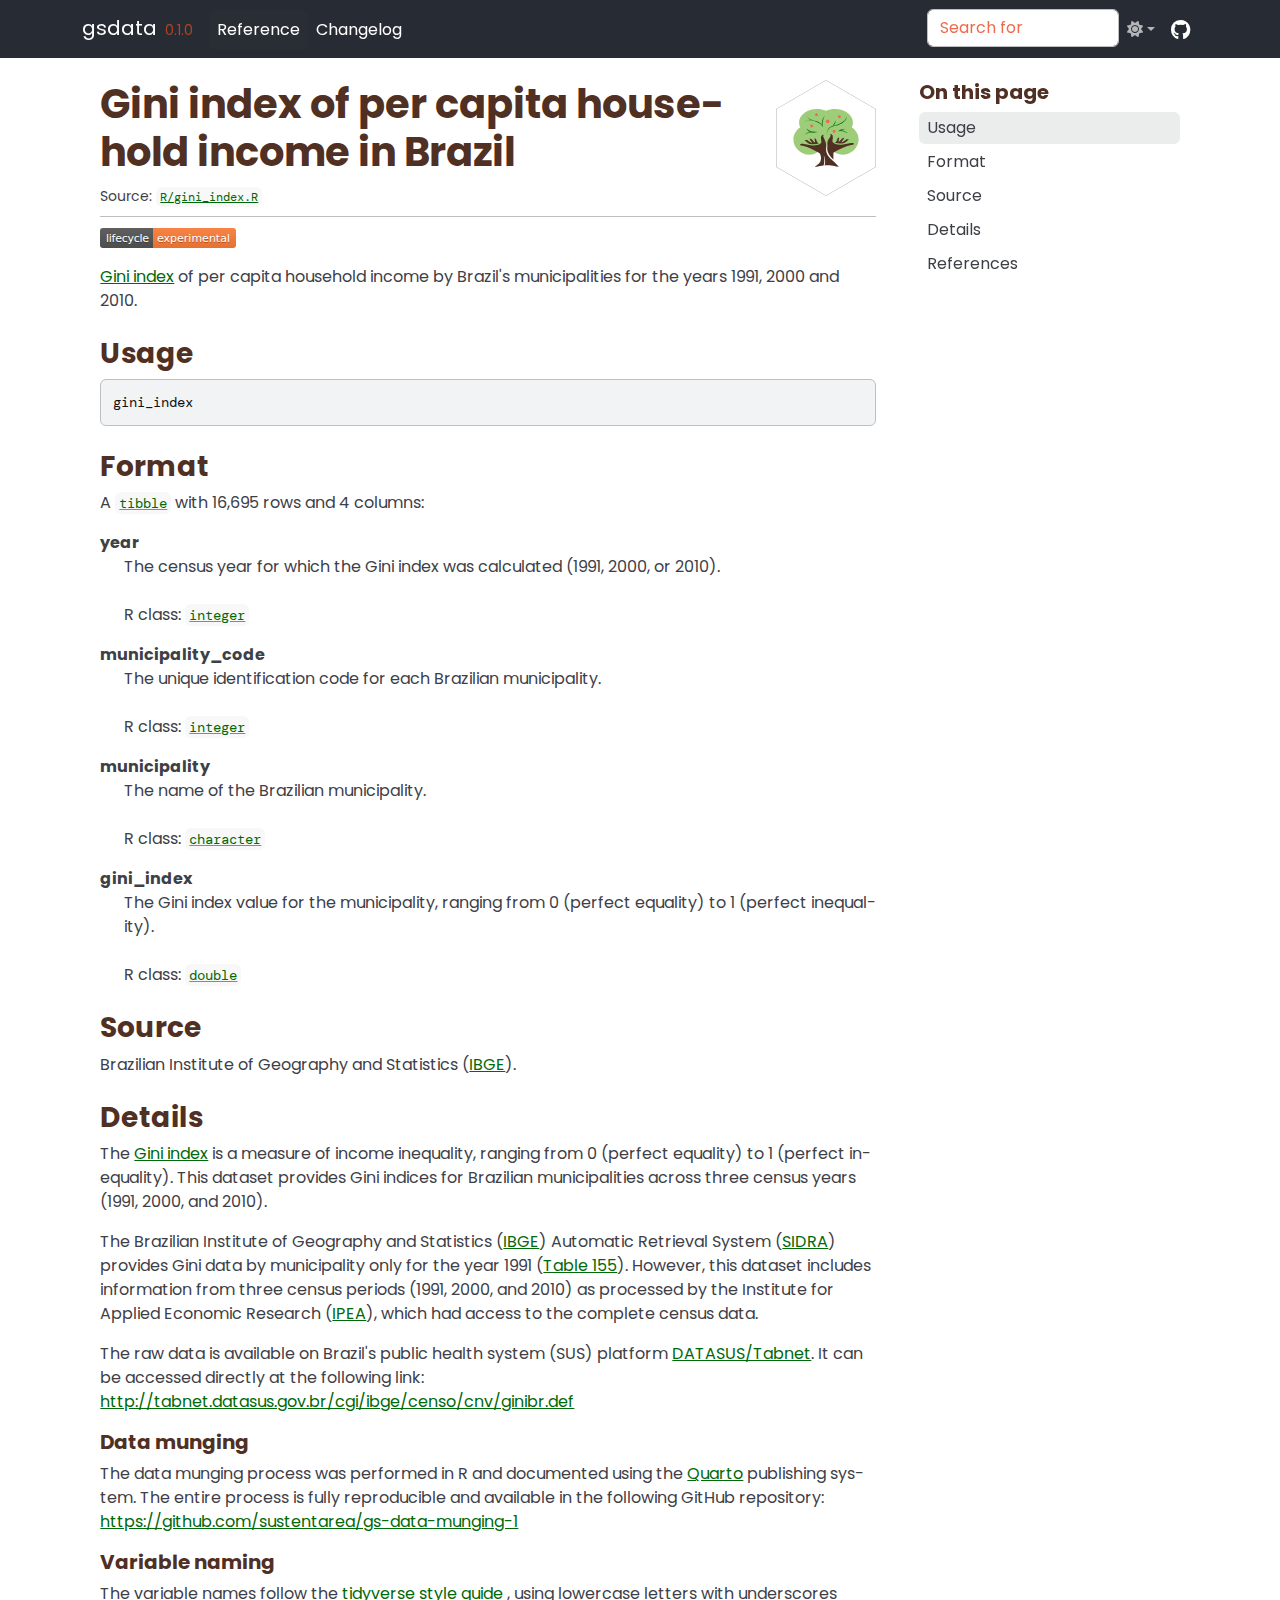
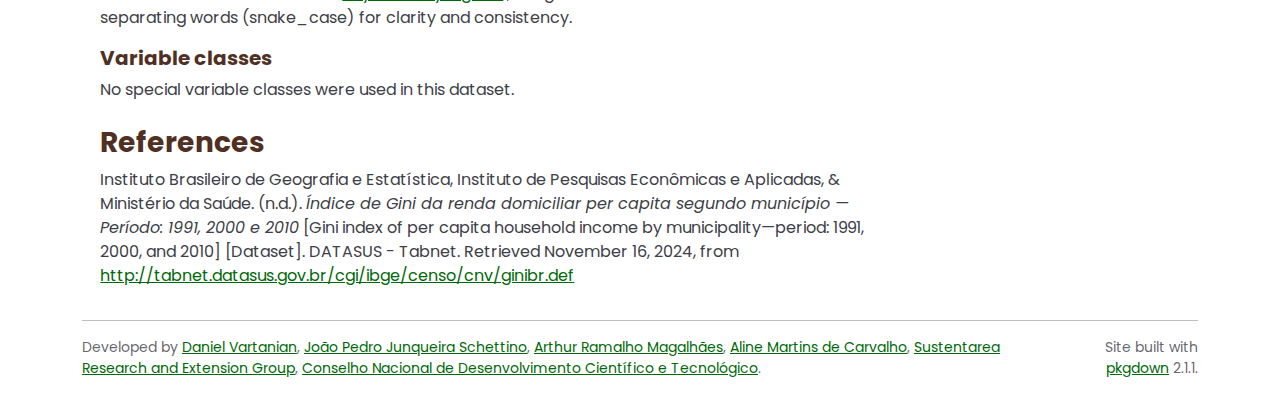
<file: reference/gini_index.html>
<!DOCTYPE html>
<!-- Generated by pkgdown: do not edit by hand --><html lang="en"><head><meta http-equiv="Content-Type" content="text/html; charset=UTF-8"><meta charset="utf-8"><meta http-equiv="X-UA-Compatible" content="IE=edge"><meta name="viewport" content="width=device-width, initial-scale=1, shrink-to-fit=no"><title>Gini index of per capita household income in Brazil — gini_index • gsdata</title><!-- favicons --><link rel="icon" type="image/png" sizes="16x16" href="../favicon-16x16.png"><link rel="icon" type="image/png" sizes="32x32" href="../favicon-32x32.png"><link rel="apple-touch-icon" type="image/png" sizes="180x180" href="../apple-touch-icon.png"><link rel="apple-touch-icon" type="image/png" sizes="120x120" href="../apple-touch-icon-120x120.png"><link rel="apple-touch-icon" type="image/png" sizes="76x76" href="../apple-touch-icon-76x76.png"><link rel="apple-touch-icon" type="image/png" sizes="60x60" href="../apple-touch-icon-60x60.png"><script src="../lightswitch.js"></script><script src="../deps/jquery-3.6.0/jquery-3.6.0.min.js"></script><meta name="viewport" content="width=device-width, initial-scale=1, shrink-to-fit=no"><link href="../deps/bootstrap-5.3.1/bootstrap.min.css" rel="stylesheet"><script src="../deps/bootstrap-5.3.1/bootstrap.bundle.min.js"></script><link href="../deps/Poppins-0.4.9/font.css" rel="stylesheet"><link href="../deps/DM_Sans-0.4.9/font.css" rel="stylesheet"><link href="../deps/DM_Mono-0.4.9/font.css" rel="stylesheet"><link href="../deps/font-awesome-6.5.2/css/all.min.css" rel="stylesheet"><link href="../deps/font-awesome-6.5.2/css/v4-shims.min.css" rel="stylesheet"><script src="../deps/headroom-0.11.0/headroom.min.js"></script><script src="../deps/headroom-0.11.0/jQuery.headroom.min.js"></script><script src="../deps/bootstrap-toc-1.0.1/bootstrap-toc.min.js"></script><script src="../deps/clipboard.js-2.0.11/clipboard.min.js"></script><script src="../deps/search-1.0.0/autocomplete.jquery.min.js"></script><script src="../deps/search-1.0.0/fuse.min.js"></script><script src="../deps/search-1.0.0/mark.min.js"></script><script src="../deps/MathJax-3.2.2/tex-chtml.min.js"></script><!-- pkgdown --><script src="../pkgdown.js"></script><meta property="og:title" content="Gini index of per capita household income in Brazil — gini_index"><meta name="description" content="
Gini index of per capita
household income by Brazil's municipalities for the years 1991, 2000 and
2010."><meta property="og:description" content="
Gini index of per capita
household income by Brazil's municipalities for the years 1991, 2000 and
2010."><meta property="og:image" content="https://sustentarea.github.io/gsdata/reference/figures/og-image.png"><meta property="og:image:alt" content="Sustentarea's logo"></head><body>
    <a href="#main" class="visually-hidden-focusable">Skip to contents</a>


    <nav class="navbar navbar-expand-lg fixed-top " aria-label="Site navigation"><div class="container">

    <a class="navbar-brand me-2" href="../index.html">gsdata</a>

    <small class="nav-text text-warning me-auto" data-bs-toggle="tooltip" data-bs-placement="bottom" title="Released version">0.1.0</small>


    <button class="navbar-toggler" type="button" data-bs-toggle="collapse" data-bs-target="#navbar" aria-controls="navbar" aria-expanded="false" aria-label="Toggle navigation">
      <span class="navbar-toggler-icon"></span>
    </button>

    <div id="navbar" class="collapse navbar-collapse ms-3">
      <ul class="navbar-nav me-auto"><li class="active nav-item"><a class="nav-link" href="../reference/index.html">Reference</a></li>
<li class="nav-item"><a class="nav-link" href="../news/index.html">Changelog</a></li>
      </ul><ul class="navbar-nav"><li class="nav-item"><form class="form-inline" role="search">
 <input class="form-control" type="search" name="search-input" id="search-input" autocomplete="off" aria-label="Search site" placeholder="Search for" data-search-index="../search.json"></form></li>
<li class="nav-item dropdown">
  <button class="nav-link dropdown-toggle" type="button" id="dropdown-lightswitch" data-bs-toggle="dropdown" aria-expanded="false" aria-haspopup="true" aria-label="Light switch"><span class="fa fa-sun"></span></button>
  <ul class="dropdown-menu dropdown-menu-end" aria-labelledby="dropdown-lightswitch"><li><button class="dropdown-item" data-bs-theme-value="light"><span class="fa fa-sun"></span> Light</button></li>
    <li><button class="dropdown-item" data-bs-theme-value="dark"><span class="fa fa-moon"></span> Dark</button></li>
    <li><button class="dropdown-item" data-bs-theme-value="auto"><span class="fa fa-adjust"></span> Auto</button></li>
  </ul></li>
<li class="nav-item"><a class="external-link nav-link" href="https://github.com/sustentarea/gsdata/" aria-label="GitHub"><span class="fa fab fa-github fa-lg"></span></a></li>
      </ul></div>


  </div>
</nav><div class="container template-reference-topic">
<div class="row">
  <main id="main" class="col-md-9"><div class="page-header">
      <img src="../logo.svg" class="logo" alt=""><h1>Gini index of per capita household income in Brazil</h1>
      <small class="dont-index">Source: <a href="https://github.com/sustentarea/gsdata/blob/v0.1.0/R/gini_index.R" class="external-link"><code>R/gini_index.R</code></a></small>
      <div class="d-none name"><code>gini_index.Rd</code></div>
    </div>

    <div class="ref-description section level2">
    <p><a href="https://lifecycle.r-lib.org/articles/stages.html#experimental" class="external-link"><img src="figures/lifecycle-experimental.svg" alt="[Experimental]"></a></p>
<p><a href="https://en.wikipedia.org/wiki/Gini_coefficient" class="external-link">Gini index</a> of per capita
household income by Brazil's municipalities for the years 1991, 2000 and
2010.</p>
    </div>

    <div class="section level2">
    <h2 id="ref-usage">Usage<a class="anchor" aria-label="anchor" href="#ref-usage"></a></h2>
    <div class="sourceCode"><pre class="sourceCode r"><code><span><span class="va">gini_index</span></span></code></pre></div>
    </div>

    <div class="section level2">
    <h2 id="format">Format<a class="anchor" aria-label="anchor" href="#format"></a></h2>
    <p>A <code><a href="https://dplyr.tidyverse.org/reference/reexports.html" class="external-link">tibble</a></code> with 16,695 rows and 4 columns:</p>
<dl><dt>year</dt>
<dd><p>The census year for which the Gini index was calculated (1991, 2000, or
2010).
<br><br>
R class: <code><a href="https://rdrr.io/r/base/integer.html" class="external-link">integer</a></code></p></dd>


<dt>municipality_code</dt>
<dd><p>The unique identification code for each Brazilian municipality.
<br><br>
R class: <code><a href="https://rdrr.io/r/base/integer.html" class="external-link">integer</a></code></p></dd>


<dt>municipality</dt>
<dd><p>The name of the Brazilian municipality.
<br><br>
R class: <code><a href="https://rdrr.io/r/base/character.html" class="external-link">character</a></code></p></dd>


<dt>gini_index</dt>
<dd><p>The Gini index value for the municipality, ranging from 0 (perfect
equality) to 1 (perfect inequality).
<br><br>
R class: <code><a href="https://rdrr.io/r/base/double.html" class="external-link">double</a></code></p></dd>


</dl></div>
    <div class="section level2">
    <h2 id="source">Source<a class="anchor" aria-label="anchor" href="#source"></a></h2>
    <p>Brazilian Institute of Geography and Statistics
(<a href="https://www.ibge.gov.br/" class="external-link">IBGE</a>).</p>
    </div>
    <div class="section level2">
    <h2 id="details">Details<a class="anchor" aria-label="anchor" href="#details"></a></h2>
    <p>The <a href="https://en.wikipedia.org/wiki/Gini_coefficient" class="external-link">Gini index</a> is a
measure of income inequality, ranging from 0 (perfect equality)
to 1 (perfect inequality). This dataset provides Gini indices for Brazilian
municipalities across three census years (1991, 2000, and 2010).</p>
<p>The Brazilian Institute of Geography and Statistics
(<a href="https://www.ibge.gov.br/" class="external-link">IBGE</a>) Automatic Retrieval System
(<a href="https://sidra.ibge.gov.br/" class="external-link">SIDRA</a>) provides Gini data by municipality
only for the year 1991 (<a href="https://sidra.ibge.gov.br/tabela/155" class="external-link">Table 155</a>).
However, this dataset includes information from three census periods (1991,
2000, and 2010) as processed by the Institute for Applied Economic
Research (<a href="https://www.ipea.gov.br" class="external-link">IPEA</a>), which had access to the complete
census data.</p>
<p>The raw data is available on Brazil's public health system (SUS) platform
<a href="https://datasus.saude.gov.br/informacoes-de-saude-tabnet/" class="external-link">DATASUS/Tabnet</a>.
It can be accessed directly at the following link:
<a href="http://tabnet.datasus.gov.br/cgi/ibge/censo/cnv/ginibr.def" class="external-link">http://tabnet.datasus.gov.br/cgi/ibge/censo/cnv/ginibr.def</a></p><div class="section">
<h3 id="data-munging">Data munging<a class="anchor" aria-label="anchor" href="#data-munging"></a></h3>


<p>The data munging process was performed in R and documented using the
<a href="https://quarto.org/" class="external-link">Quarto</a> publishing system. The entire process is fully
reproducible and available in the following GitHub repository:
<a href="https://github.com/sustentarea/gs-data-munging-1" class="external-link">https://github.com/sustentarea/gs-data-munging-1</a></p>
</div>

<div class="section">
<h3 id="variable-naming">Variable naming<a class="anchor" aria-label="anchor" href="#variable-naming"></a></h3>


<p>The variable names follow the
<a href="https://style.tidyverse.org/syntax.html#object-names" class="external-link">tidyverse style guide</a>
, using lowercase letters with underscores separating words (snake_case) for
clarity and consistency.</p>
</div>

<div class="section">
<h3 id="variable-classes">Variable classes<a class="anchor" aria-label="anchor" href="#variable-classes"></a></h3>


<p>No special variable classes were used in this dataset.</p>
</div>

    </div>
    <div class="section level2">
    <h2 id="references">References<a class="anchor" aria-label="anchor" href="#references"></a></h2>
    <p>Instituto Brasileiro de Geografia e Estatística, Instituto de Pesquisas
Econômicas e Aplicadas, &amp; Ministério da Saúde. (n.d.). <em>Índice de Gini da
renda domiciliar per capita segundo município — Período: 1991, 2000 e 2010</em>
[Gini index of per capita household income by municipality—period: 1991,
2000, and 2010] [Dataset]. DATASUS - Tabnet. Retrieved November 16, 2024,
from <a href="http://tabnet.datasus.gov.br/cgi/ibge/censo/cnv/ginibr.def" class="external-link">http://tabnet.datasus.gov.br/cgi/ibge/censo/cnv/ginibr.def</a></p>
    </div>

  </main><aside class="col-md-3"><nav id="toc" aria-label="Table of contents"><h2>On this page</h2>
    </nav></aside></div>


    <footer><div class="pkgdown-footer-left">
  <p>Developed by <a href="https://github.com/danielvartan/" class="external-link">Daniel Vartanian</a>, <a href="https://github.com/JPSchettino/" class="external-link">João Pedro Junqueira Schettino</a>, <a href="https://github.com/arthurama/" class="external-link">Arthur Ramalho Magalhães</a>, <a href="https://github.com/alinenutri/" class="external-link">Aline Martins de Carvalho</a>, <a href="https://www.fsp.usp.br/sustentarea/" class="external-link">Sustentarea Research and Extension Group</a>, <a href="http://www.cnpq.br/" class="external-link">Conselho Nacional de Desenvolvimento Científico e Tecnológico</a>.</p>
</div>

<div class="pkgdown-footer-right">
  <p>Site built with <a href="https://pkgdown.r-lib.org/" class="external-link">pkgdown</a> 2.1.1.</p>
</div>

    </footer></div>





  </body></html>
</file>
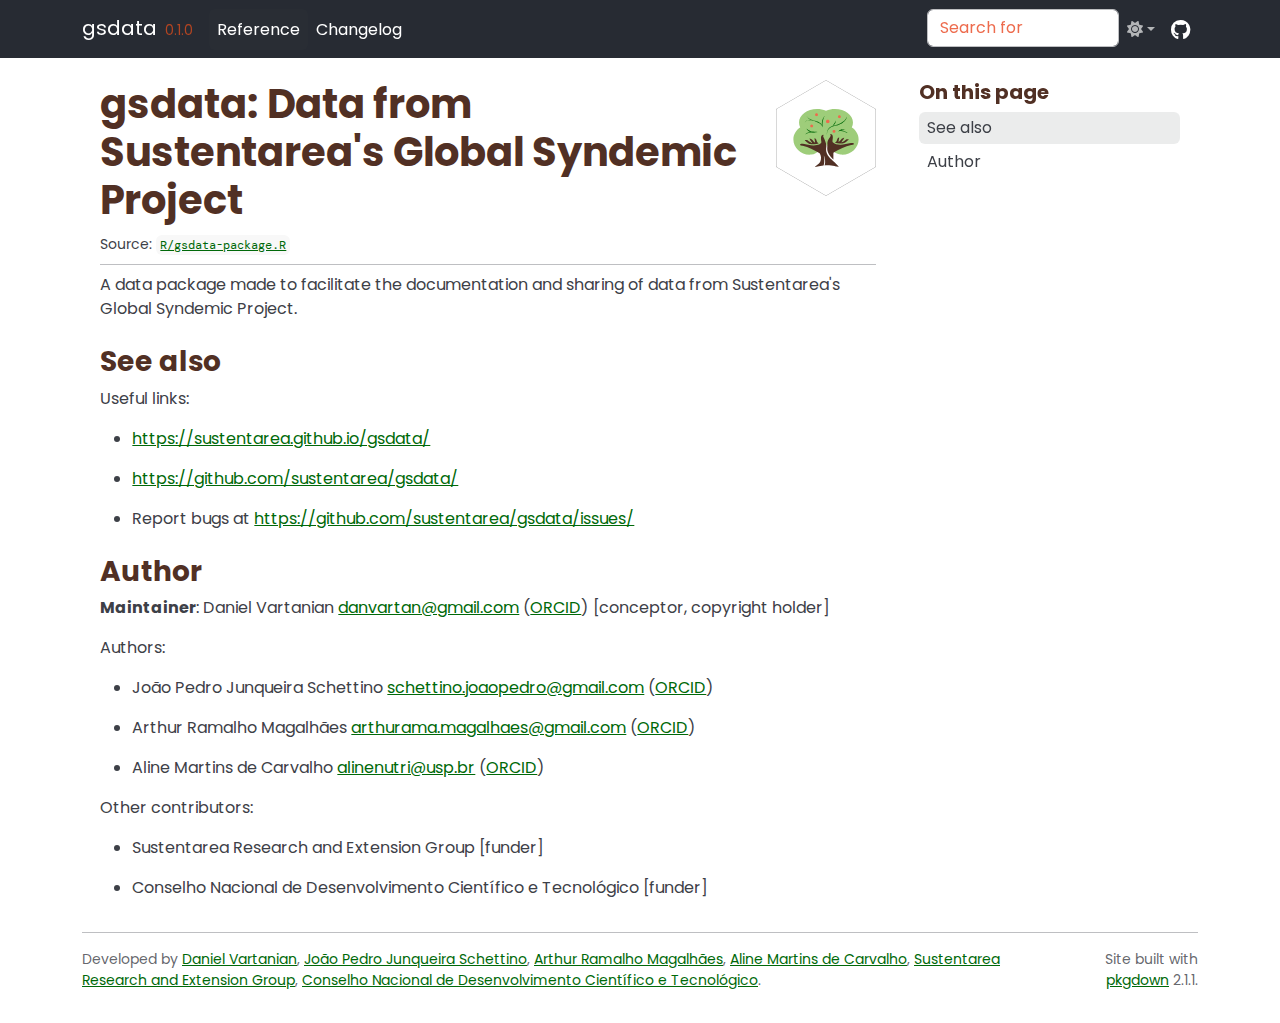
<file: reference/gsdata-package.html>
<!DOCTYPE html>
<!-- Generated by pkgdown: do not edit by hand --><html lang="en"><head><meta http-equiv="Content-Type" content="text/html; charset=UTF-8"><meta charset="utf-8"><meta http-equiv="X-UA-Compatible" content="IE=edge"><meta name="viewport" content="width=device-width, initial-scale=1, shrink-to-fit=no"><title>gsdata: Data from Sustentarea's Global Syndemic Project — gsdata-package • gsdata</title><!-- favicons --><link rel="icon" type="image/png" sizes="16x16" href="../favicon-16x16.png"><link rel="icon" type="image/png" sizes="32x32" href="../favicon-32x32.png"><link rel="apple-touch-icon" type="image/png" sizes="180x180" href="../apple-touch-icon.png"><link rel="apple-touch-icon" type="image/png" sizes="120x120" href="../apple-touch-icon-120x120.png"><link rel="apple-touch-icon" type="image/png" sizes="76x76" href="../apple-touch-icon-76x76.png"><link rel="apple-touch-icon" type="image/png" sizes="60x60" href="../apple-touch-icon-60x60.png"><script src="../lightswitch.js"></script><script src="../deps/jquery-3.6.0/jquery-3.6.0.min.js"></script><meta name="viewport" content="width=device-width, initial-scale=1, shrink-to-fit=no"><link href="../deps/bootstrap-5.3.1/bootstrap.min.css" rel="stylesheet"><script src="../deps/bootstrap-5.3.1/bootstrap.bundle.min.js"></script><link href="../deps/Poppins-0.4.9/font.css" rel="stylesheet"><link href="../deps/DM_Sans-0.4.9/font.css" rel="stylesheet"><link href="../deps/DM_Mono-0.4.9/font.css" rel="stylesheet"><link href="../deps/font-awesome-6.5.2/css/all.min.css" rel="stylesheet"><link href="../deps/font-awesome-6.5.2/css/v4-shims.min.css" rel="stylesheet"><script src="../deps/headroom-0.11.0/headroom.min.js"></script><script src="../deps/headroom-0.11.0/jQuery.headroom.min.js"></script><script src="../deps/bootstrap-toc-1.0.1/bootstrap-toc.min.js"></script><script src="../deps/clipboard.js-2.0.11/clipboard.min.js"></script><script src="../deps/search-1.0.0/autocomplete.jquery.min.js"></script><script src="../deps/search-1.0.0/fuse.min.js"></script><script src="../deps/search-1.0.0/mark.min.js"></script><script src="../deps/MathJax-3.2.2/tex-chtml.min.js"></script><!-- pkgdown --><script src="../pkgdown.js"></script><meta property="og:title" content="gsdata: Data from Sustentarea's Global Syndemic Project — gsdata-package"><meta name="description" content="A data package made to facilitate the documentation and sharing of data from Sustentarea's Global Syndemic Project."><meta property="og:description" content="A data package made to facilitate the documentation and sharing of data from Sustentarea's Global Syndemic Project."><meta property="og:image" content="https://sustentarea.github.io/gsdata/reference/figures/og-image.png"><meta property="og:image:alt" content="Sustentarea's logo"></head><body>
    <a href="#main" class="visually-hidden-focusable">Skip to contents</a>


    <nav class="navbar navbar-expand-lg fixed-top " aria-label="Site navigation"><div class="container">

    <a class="navbar-brand me-2" href="../index.html">gsdata</a>

    <small class="nav-text text-warning me-auto" data-bs-toggle="tooltip" data-bs-placement="bottom" title="Released version">0.1.0</small>


    <button class="navbar-toggler" type="button" data-bs-toggle="collapse" data-bs-target="#navbar" aria-controls="navbar" aria-expanded="false" aria-label="Toggle navigation">
      <span class="navbar-toggler-icon"></span>
    </button>

    <div id="navbar" class="collapse navbar-collapse ms-3">
      <ul class="navbar-nav me-auto"><li class="active nav-item"><a class="nav-link" href="../reference/index.html">Reference</a></li>
<li class="nav-item"><a class="nav-link" href="../news/index.html">Changelog</a></li>
      </ul><ul class="navbar-nav"><li class="nav-item"><form class="form-inline" role="search">
 <input class="form-control" type="search" name="search-input" id="search-input" autocomplete="off" aria-label="Search site" placeholder="Search for" data-search-index="../search.json"></form></li>
<li class="nav-item dropdown">
  <button class="nav-link dropdown-toggle" type="button" id="dropdown-lightswitch" data-bs-toggle="dropdown" aria-expanded="false" aria-haspopup="true" aria-label="Light switch"><span class="fa fa-sun"></span></button>
  <ul class="dropdown-menu dropdown-menu-end" aria-labelledby="dropdown-lightswitch"><li><button class="dropdown-item" data-bs-theme-value="light"><span class="fa fa-sun"></span> Light</button></li>
    <li><button class="dropdown-item" data-bs-theme-value="dark"><span class="fa fa-moon"></span> Dark</button></li>
    <li><button class="dropdown-item" data-bs-theme-value="auto"><span class="fa fa-adjust"></span> Auto</button></li>
  </ul></li>
<li class="nav-item"><a class="external-link nav-link" href="https://github.com/sustentarea/gsdata/" aria-label="GitHub"><span class="fa fab fa-github fa-lg"></span></a></li>
      </ul></div>


  </div>
</nav><div class="container template-reference-topic">
<div class="row">
  <main id="main" class="col-md-9"><div class="page-header">
      <img src="../logo.svg" class="logo" alt=""><h1>gsdata: Data from Sustentarea's Global Syndemic Project</h1>
      <small class="dont-index">Source: <a href="https://github.com/sustentarea/gsdata/blob/v0.1.0/R/gsdata-package.R" class="external-link"><code>R/gsdata-package.R</code></a></small>
      <div class="d-none name"><code>gsdata-package.Rd</code></div>
    </div>

    <div class="ref-description section level2">
    <p>A data package made to facilitate the documentation and sharing of data from Sustentarea's Global Syndemic Project.</p>
    </div>


    <div class="section level2">
    <h2 id="see-also">See also<a class="anchor" aria-label="anchor" href="#see-also"></a></h2>
    <div class="dont-index"><p>Useful links:</p><ul><li><p><a href="https://sustentarea.github.io/gsdata/">https://sustentarea.github.io/gsdata/</a></p></li>
<li><p><a href="https://github.com/sustentarea/gsdata/" class="external-link">https://github.com/sustentarea/gsdata/</a></p></li>
<li><p>Report bugs at <a href="https://github.com/sustentarea/gsdata/issues/" class="external-link">https://github.com/sustentarea/gsdata/issues/</a></p></li>
</ul></div>
    </div>
    <div class="section level2">
    <h2 id="author">Author<a class="anchor" aria-label="anchor" href="#author"></a></h2>
    <p><strong>Maintainer</strong>: Daniel Vartanian <a href="mailto:danvartan@gmail.com">danvartan@gmail.com</a> (<a href="https://orcid.org/0000-0001-7782-759X" class="external-link">ORCID</a>) [conceptor, copyright holder]</p>
<p>Authors:</p><ul><li><p>João Pedro Junqueira Schettino <a href="mailto:schettino.joaopedro@gmail.com">schettino.joaopedro@gmail.com</a> (<a href="https://orcid.org/0009-0009-5240-7666" class="external-link">ORCID</a>)</p></li>
<li><p>Arthur Ramalho Magalhães <a href="mailto:arthurama.magalhaes@gmail.com">arthurama.magalhaes@gmail.com</a> (<a href="https://orcid.org/0000-0003-3838-2844" class="external-link">ORCID</a>)</p></li>
<li><p>Aline Martins de Carvalho <a href="mailto:alinenutri@usp.br">alinenutri@usp.br</a> (<a href="https://orcid.org/0000-0002-4900-5609" class="external-link">ORCID</a>)</p></li>
</ul><p>Other contributors:</p><ul><li><p>Sustentarea Research and Extension Group [funder]</p></li>
<li><p>Conselho Nacional de Desenvolvimento Científico e Tecnológico [funder]</p></li>
</ul></div>

  </main><aside class="col-md-3"><nav id="toc" aria-label="Table of contents"><h2>On this page</h2>
    </nav></aside></div>


    <footer><div class="pkgdown-footer-left">
  <p>Developed by <a href="https://github.com/danielvartan/" class="external-link">Daniel Vartanian</a>, <a href="https://github.com/JPSchettino/" class="external-link">João Pedro Junqueira Schettino</a>, <a href="https://github.com/arthurama/" class="external-link">Arthur Ramalho Magalhães</a>, <a href="https://github.com/alinenutri/" class="external-link">Aline Martins de Carvalho</a>, <a href="https://www.fsp.usp.br/sustentarea/" class="external-link">Sustentarea Research and Extension Group</a>, <a href="http://www.cnpq.br/" class="external-link">Conselho Nacional de Desenvolvimento Científico e Tecnológico</a>.</p>
</div>

<div class="pkgdown-footer-right">
  <p>Site built with <a href="https://pkgdown.r-lib.org/" class="external-link">pkgdown</a> 2.1.1.</p>
</div>

    </footer></div>





  </body></html>
</file>
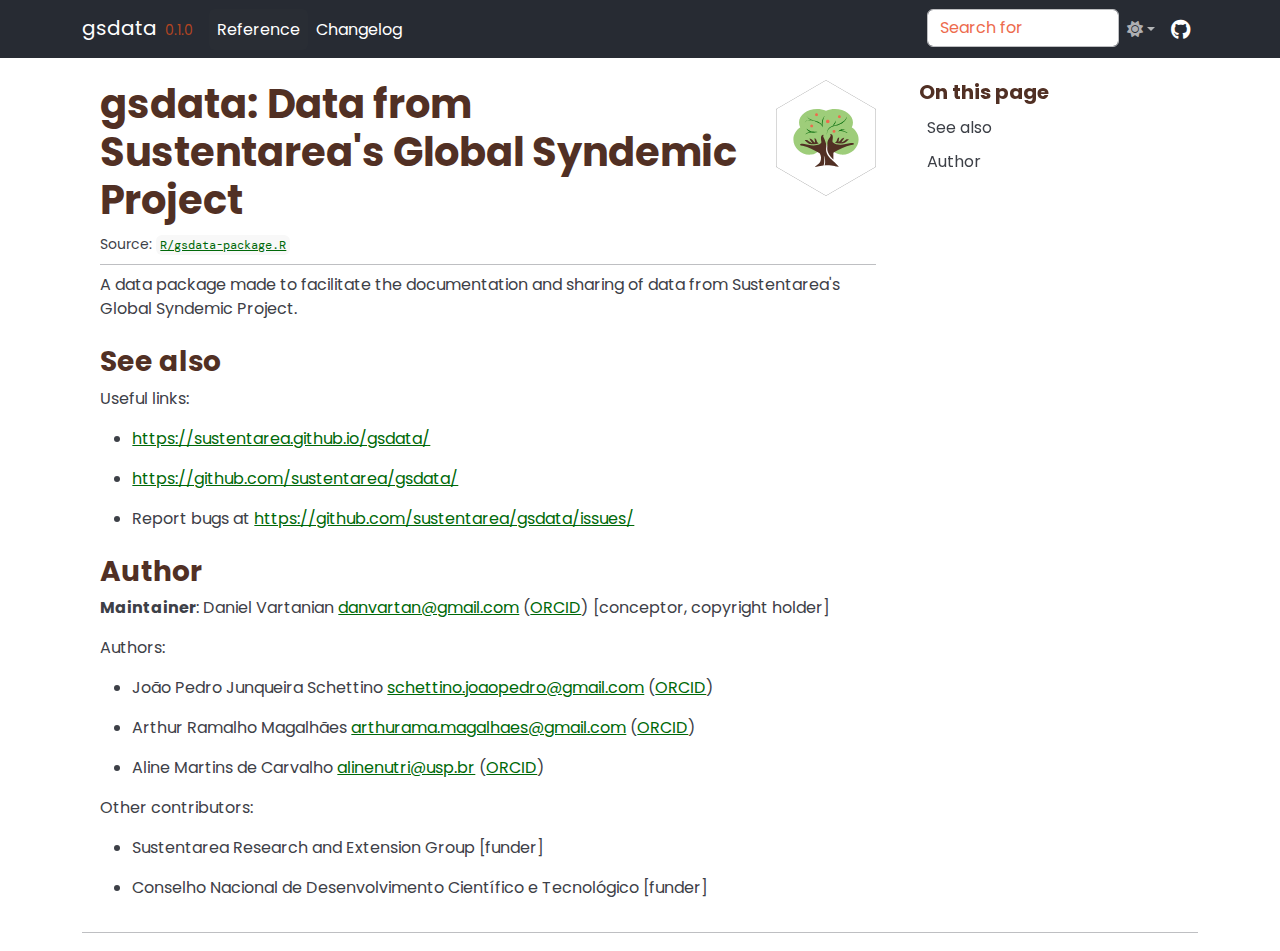
<file: reference/gsdata.html>
<html>
  <head>
    <meta http-equiv="refresh" content="0;URL=https://sustentarea.github.io/gsdata/reference/gsdata-package.html" />
    <meta name="robots" content="noindex">
    <link rel="canonical" href="https://sustentarea.github.io/gsdata/reference/gsdata-package.html">
  </head>
</html>
</file>
<file: deps/Poppins-0.4.9/font.css>
/* latin-ext */
@font-face {
  font-family: 'Poppins';
  font-style: italic;
  font-weight: 100;
  src: url(pxiAyp8kv8JHgFVrJJLmE0tMMPKzSQ.woff2) format('woff2');
  unicode-range: U+0100-02BA, U+02BD-02C5, U+02C7-02CC, U+02CE-02D7, U+02DD-02FF, U+0304, U+0308, U+0329, U+1D00-1DBF, U+1E00-1E9F, U+1EF2-1EFF, U+2020, U+20A0-20AB, U+20AD-20C0, U+2113, U+2C60-2C7F, U+A720-A7FF;
}
/* latin */
@font-face {
  font-family: 'Poppins';
  font-style: italic;
  font-weight: 100;
  src: url(pxiAyp8kv8JHgFVrJJLmE0tCMPI.woff2) format('woff2');
  unicode-range: U+0000-00FF, U+0131, U+0152-0153, U+02BB-02BC, U+02C6, U+02DA, U+02DC, U+0304, U+0308, U+0329, U+2000-206F, U+20AC, U+2122, U+2191, U+2193, U+2212, U+2215, U+FEFF, U+FFFD;
}
/* latin-ext */
@font-face {
  font-family: 'Poppins';
  font-style: italic;
  font-weight: 200;
  src: url(pxiDyp8kv8JHgFVrJJLmv1pVGdeOcEg.woff2) format('woff2');
  unicode-range: U+0100-02BA, U+02BD-02C5, U+02C7-02CC, U+02CE-02D7, U+02DD-02FF, U+0304, U+0308, U+0329, U+1D00-1DBF, U+1E00-1E9F, U+1EF2-1EFF, U+2020, U+20A0-20AB, U+20AD-20C0, U+2113, U+2C60-2C7F, U+A720-A7FF;
}
/* latin */
@font-face {
  font-family: 'Poppins';
  font-style: italic;
  font-weight: 200;
  src: url(pxiDyp8kv8JHgFVrJJLmv1pVF9eO.woff2) format('woff2');
  unicode-range: U+0000-00FF, U+0131, U+0152-0153, U+02BB-02BC, U+02C6, U+02DA, U+02DC, U+0304, U+0308, U+0329, U+2000-206F, U+20AC, U+2122, U+2191, U+2193, U+2212, U+2215, U+FEFF, U+FFFD;
}
/* latin-ext */
@font-face {
  font-family: 'Poppins';
  font-style: italic;
  font-weight: 300;
  src: url(pxiDyp8kv8JHgFVrJJLm21lVGdeOcEg.woff2) format('woff2');
  unicode-range: U+0100-02BA, U+02BD-02C5, U+02C7-02CC, U+02CE-02D7, U+02DD-02FF, U+0304, U+0308, U+0329, U+1D00-1DBF, U+1E00-1E9F, U+1EF2-1EFF, U+2020, U+20A0-20AB, U+20AD-20C0, U+2113, U+2C60-2C7F, U+A720-A7FF;
}
/* latin */
@font-face {
  font-family: 'Poppins';
  font-style: italic;
  font-weight: 300;
  src: url(pxiDyp8kv8JHgFVrJJLm21lVF9eO.woff2) format('woff2');
  unicode-range: U+0000-00FF, U+0131, U+0152-0153, U+02BB-02BC, U+02C6, U+02DA, U+02DC, U+0304, U+0308, U+0329, U+2000-206F, U+20AC, U+2122, U+2191, U+2193, U+2212, U+2215, U+FEFF, U+FFFD;
}
/* latin-ext */
@font-face {
  font-family: 'Poppins';
  font-style: italic;
  font-weight: 400;
  src: url(pxiGyp8kv8JHgFVrJJLufntAKPY.woff2) format('woff2');
  unicode-range: U+0100-02BA, U+02BD-02C5, U+02C7-02CC, U+02CE-02D7, U+02DD-02FF, U+0304, U+0308, U+0329, U+1D00-1DBF, U+1E00-1E9F, U+1EF2-1EFF, U+2020, U+20A0-20AB, U+20AD-20C0, U+2113, U+2C60-2C7F, U+A720-A7FF;
}
/* latin */
@font-face {
  font-family: 'Poppins';
  font-style: italic;
  font-weight: 400;
  src: url(pxiGyp8kv8JHgFVrJJLucHtA.woff2) format('woff2');
  unicode-range: U+0000-00FF, U+0131, U+0152-0153, U+02BB-02BC, U+02C6, U+02DA, U+02DC, U+0304, U+0308, U+0329, U+2000-206F, U+20AC, U+2122, U+2191, U+2193, U+2212, U+2215, U+FEFF, U+FFFD;
}
/* latin-ext */
@font-face {
  font-family: 'Poppins';
  font-style: italic;
  font-weight: 500;
  src: url(pxiDyp8kv8JHgFVrJJLmg1hVGdeOcEg.woff2) format('woff2');
  unicode-range: U+0100-02BA, U+02BD-02C5, U+02C7-02CC, U+02CE-02D7, U+02DD-02FF, U+0304, U+0308, U+0329, U+1D00-1DBF, U+1E00-1E9F, U+1EF2-1EFF, U+2020, U+20A0-20AB, U+20AD-20C0, U+2113, U+2C60-2C7F, U+A720-A7FF;
}
/* latin */
@font-face {
  font-family: 'Poppins';
  font-style: italic;
  font-weight: 500;
  src: url(pxiDyp8kv8JHgFVrJJLmg1hVF9eO.woff2) format('woff2');
  unicode-range: U+0000-00FF, U+0131, U+0152-0153, U+02BB-02BC, U+02C6, U+02DA, U+02DC, U+0304, U+0308, U+0329, U+2000-206F, U+20AC, U+2122, U+2191, U+2193, U+2212, U+2215, U+FEFF, U+FFFD;
}
/* latin-ext */
@font-face {
  font-family: 'Poppins';
  font-style: italic;
  font-weight: 600;
  src: url(pxiDyp8kv8JHgFVrJJLmr19VGdeOcEg.woff2) format('woff2');
  unicode-range: U+0100-02BA, U+02BD-02C5, U+02C7-02CC, U+02CE-02D7, U+02DD-02FF, U+0304, U+0308, U+0329, U+1D00-1DBF, U+1E00-1E9F, U+1EF2-1EFF, U+2020, U+20A0-20AB, U+20AD-20C0, U+2113, U+2C60-2C7F, U+A720-A7FF;
}
/* latin */
@font-face {
  font-family: 'Poppins';
  font-style: italic;
  font-weight: 600;
  src: url(pxiDyp8kv8JHgFVrJJLmr19VF9eO.woff2) format('woff2');
  unicode-range: U+0000-00FF, U+0131, U+0152-0153, U+02BB-02BC, U+02C6, U+02DA, U+02DC, U+0304, U+0308, U+0329, U+2000-206F, U+20AC, U+2122, U+2191, U+2193, U+2212, U+2215, U+FEFF, U+FFFD;
}
/* latin-ext */
@font-face {
  font-family: 'Poppins';
  font-style: italic;
  font-weight: 700;
  src: url(pxiDyp8kv8JHgFVrJJLmy15VGdeOcEg.woff2) format('woff2');
  unicode-range: U+0100-02BA, U+02BD-02C5, U+02C7-02CC, U+02CE-02D7, U+02DD-02FF, U+0304, U+0308, U+0329, U+1D00-1DBF, U+1E00-1E9F, U+1EF2-1EFF, U+2020, U+20A0-20AB, U+20AD-20C0, U+2113, U+2C60-2C7F, U+A720-A7FF;
}
/* latin */
@font-face {
  font-family: 'Poppins';
  font-style: italic;
  font-weight: 700;
  src: url(pxiDyp8kv8JHgFVrJJLmy15VF9eO.woff2) format('woff2');
  unicode-range: U+0000-00FF, U+0131, U+0152-0153, U+02BB-02BC, U+02C6, U+02DA, U+02DC, U+0304, U+0308, U+0329, U+2000-206F, U+20AC, U+2122, U+2191, U+2193, U+2212, U+2215, U+FEFF, U+FFFD;
}
/* latin-ext */
@font-face {
  font-family: 'Poppins';
  font-style: italic;
  font-weight: 800;
  src: url(pxiDyp8kv8JHgFVrJJLm111VGdeOcEg.woff2) format('woff2');
  unicode-range: U+0100-02BA, U+02BD-02C5, U+02C7-02CC, U+02CE-02D7, U+02DD-02FF, U+0304, U+0308, U+0329, U+1D00-1DBF, U+1E00-1E9F, U+1EF2-1EFF, U+2020, U+20A0-20AB, U+20AD-20C0, U+2113, U+2C60-2C7F, U+A720-A7FF;
}
/* latin */
@font-face {
  font-family: 'Poppins';
  font-style: italic;
  font-weight: 800;
  src: url(pxiDyp8kv8JHgFVrJJLm111VF9eO.woff2) format('woff2');
  unicode-range: U+0000-00FF, U+0131, U+0152-0153, U+02BB-02BC, U+02C6, U+02DA, U+02DC, U+0304, U+0308, U+0329, U+2000-206F, U+20AC, U+2122, U+2191, U+2193, U+2212, U+2215, U+FEFF, U+FFFD;
}
/* latin-ext */
@font-face {
  font-family: 'Poppins';
  font-style: italic;
  font-weight: 900;
  src: url(pxiDyp8kv8JHgFVrJJLm81xVGdeOcEg.woff2) format('woff2');
  unicode-range: U+0100-02BA, U+02BD-02C5, U+02C7-02CC, U+02CE-02D7, U+02DD-02FF, U+0304, U+0308, U+0329, U+1D00-1DBF, U+1E00-1E9F, U+1EF2-1EFF, U+2020, U+20A0-20AB, U+20AD-20C0, U+2113, U+2C60-2C7F, U+A720-A7FF;
}
/* latin */
@font-face {
  font-family: 'Poppins';
  font-style: italic;
  font-weight: 900;
  src: url(pxiDyp8kv8JHgFVrJJLm81xVF9eO.woff2) format('woff2');
  unicode-range: U+0000-00FF, U+0131, U+0152-0153, U+02BB-02BC, U+02C6, U+02DA, U+02DC, U+0304, U+0308, U+0329, U+2000-206F, U+20AC, U+2122, U+2191, U+2193, U+2212, U+2215, U+FEFF, U+FFFD;
}
/* latin-ext */
@font-face {
  font-family: 'Poppins';
  font-style: normal;
  font-weight: 100;
  src: url(pxiGyp8kv8JHgFVrLPTufntAKPY.woff2) format('woff2');
  unicode-range: U+0100-02BA, U+02BD-02C5, U+02C7-02CC, U+02CE-02D7, U+02DD-02FF, U+0304, U+0308, U+0329, U+1D00-1DBF, U+1E00-1E9F, U+1EF2-1EFF, U+2020, U+20A0-20AB, U+20AD-20C0, U+2113, U+2C60-2C7F, U+A720-A7FF;
}
/* latin */
@font-face {
  font-family: 'Poppins';
  font-style: normal;
  font-weight: 100;
  src: url(pxiGyp8kv8JHgFVrLPTucHtA.woff2) format('woff2');
  unicode-range: U+0000-00FF, U+0131, U+0152-0153, U+02BB-02BC, U+02C6, U+02DA, U+02DC, U+0304, U+0308, U+0329, U+2000-206F, U+20AC, U+2122, U+2191, U+2193, U+2212, U+2215, U+FEFF, U+FFFD;
}
/* latin-ext */
@font-face {
  font-family: 'Poppins';
  font-style: normal;
  font-weight: 200;
  src: url(pxiByp8kv8JHgFVrLFj_Z1JlFc-K.woff2) format('woff2');
  unicode-range: U+0100-02BA, U+02BD-02C5, U+02C7-02CC, U+02CE-02D7, U+02DD-02FF, U+0304, U+0308, U+0329, U+1D00-1DBF, U+1E00-1E9F, U+1EF2-1EFF, U+2020, U+20A0-20AB, U+20AD-20C0, U+2113, U+2C60-2C7F, U+A720-A7FF;
}
/* latin */
@font-face {
  font-family: 'Poppins';
  font-style: normal;
  font-weight: 200;
  src: url(pxiByp8kv8JHgFVrLFj_Z1xlFQ.woff2) format('woff2');
  unicode-range: U+0000-00FF, U+0131, U+0152-0153, U+02BB-02BC, U+02C6, U+02DA, U+02DC, U+0304, U+0308, U+0329, U+2000-206F, U+20AC, U+2122, U+2191, U+2193, U+2212, U+2215, U+FEFF, U+FFFD;
}
/* latin-ext */
@font-face {
  font-family: 'Poppins';
  font-style: normal;
  font-weight: 300;
  src: url(pxiByp8kv8JHgFVrLDz8Z1JlFc-K.woff2) format('woff2');
  unicode-range: U+0100-02BA, U+02BD-02C5, U+02C7-02CC, U+02CE-02D7, U+02DD-02FF, U+0304, U+0308, U+0329, U+1D00-1DBF, U+1E00-1E9F, U+1EF2-1EFF, U+2020, U+20A0-20AB, U+20AD-20C0, U+2113, U+2C60-2C7F, U+A720-A7FF;
}
/* latin */
@font-face {
  font-family: 'Poppins';
  font-style: normal;
  font-weight: 300;
  src: url(pxiByp8kv8JHgFVrLDz8Z1xlFQ.woff2) format('woff2');
  unicode-range: U+0000-00FF, U+0131, U+0152-0153, U+02BB-02BC, U+02C6, U+02DA, U+02DC, U+0304, U+0308, U+0329, U+2000-206F, U+20AC, U+2122, U+2191, U+2193, U+2212, U+2215, U+FEFF, U+FFFD;
}
/* latin-ext */
@font-face {
  font-family: 'Poppins';
  font-style: normal;
  font-weight: 400;
  src: url(pxiEyp8kv8JHgFVrJJnecmNE.woff2) format('woff2');
  unicode-range: U+0100-02BA, U+02BD-02C5, U+02C7-02CC, U+02CE-02D7, U+02DD-02FF, U+0304, U+0308, U+0329, U+1D00-1DBF, U+1E00-1E9F, U+1EF2-1EFF, U+2020, U+20A0-20AB, U+20AD-20C0, U+2113, U+2C60-2C7F, U+A720-A7FF;
}
/* latin */
@font-face {
  font-family: 'Poppins';
  font-style: normal;
  font-weight: 400;
  src: url(pxiEyp8kv8JHgFVrJJfecg.woff2) format('woff2');
  unicode-range: U+0000-00FF, U+0131, U+0152-0153, U+02BB-02BC, U+02C6, U+02DA, U+02DC, U+0304, U+0308, U+0329, U+2000-206F, U+20AC, U+2122, U+2191, U+2193, U+2212, U+2215, U+FEFF, U+FFFD;
}
/* latin-ext */
@font-face {
  font-family: 'Poppins';
  font-style: normal;
  font-weight: 500;
  src: url(pxiByp8kv8JHgFVrLGT9Z1JlFc-K.woff2) format('woff2');
  unicode-range: U+0100-02BA, U+02BD-02C5, U+02C7-02CC, U+02CE-02D7, U+02DD-02FF, U+0304, U+0308, U+0329, U+1D00-1DBF, U+1E00-1E9F, U+1EF2-1EFF, U+2020, U+20A0-20AB, U+20AD-20C0, U+2113, U+2C60-2C7F, U+A720-A7FF;
}
/* latin */
@font-face {
  font-family: 'Poppins';
  font-style: normal;
  font-weight: 500;
  src: url(pxiByp8kv8JHgFVrLGT9Z1xlFQ.woff2) format('woff2');
  unicode-range: U+0000-00FF, U+0131, U+0152-0153, U+02BB-02BC, U+02C6, U+02DA, U+02DC, U+0304, U+0308, U+0329, U+2000-206F, U+20AC, U+2122, U+2191, U+2193, U+2212, U+2215, U+FEFF, U+FFFD;
}
/* latin-ext */
@font-face {
  font-family: 'Poppins';
  font-style: normal;
  font-weight: 600;
  src: url(pxiByp8kv8JHgFVrLEj6Z1JlFc-K.woff2) format('woff2');
  unicode-range: U+0100-02BA, U+02BD-02C5, U+02C7-02CC, U+02CE-02D7, U+02DD-02FF, U+0304, U+0308, U+0329, U+1D00-1DBF, U+1E00-1E9F, U+1EF2-1EFF, U+2020, U+20A0-20AB, U+20AD-20C0, U+2113, U+2C60-2C7F, U+A720-A7FF;
}
/* latin */
@font-face {
  font-family: 'Poppins';
  font-style: normal;
  font-weight: 600;
  src: url(pxiByp8kv8JHgFVrLEj6Z1xlFQ.woff2) format('woff2');
  unicode-range: U+0000-00FF, U+0131, U+0152-0153, U+02BB-02BC, U+02C6, U+02DA, U+02DC, U+0304, U+0308, U+0329, U+2000-206F, U+20AC, U+2122, U+2191, U+2193, U+2212, U+2215, U+FEFF, U+FFFD;
}
/* latin-ext */
@font-face {
  font-family: 'Poppins';
  font-style: normal;
  font-weight: 700;
  src: url(pxiByp8kv8JHgFVrLCz7Z1JlFc-K.woff2) format('woff2');
  unicode-range: U+0100-02BA, U+02BD-02C5, U+02C7-02CC, U+02CE-02D7, U+02DD-02FF, U+0304, U+0308, U+0329, U+1D00-1DBF, U+1E00-1E9F, U+1EF2-1EFF, U+2020, U+20A0-20AB, U+20AD-20C0, U+2113, U+2C60-2C7F, U+A720-A7FF;
}
/* latin */
@font-face {
  font-family: 'Poppins';
  font-style: normal;
  font-weight: 700;
  src: url(pxiByp8kv8JHgFVrLCz7Z1xlFQ.woff2) format('woff2');
  unicode-range: U+0000-00FF, U+0131, U+0152-0153, U+02BB-02BC, U+02C6, U+02DA, U+02DC, U+0304, U+0308, U+0329, U+2000-206F, U+20AC, U+2122, U+2191, U+2193, U+2212, U+2215, U+FEFF, U+FFFD;
}
/* latin-ext */
@font-face {
  font-family: 'Poppins';
  font-style: normal;
  font-weight: 800;
  src: url(pxiByp8kv8JHgFVrLDD4Z1JlFc-K.woff2) format('woff2');
  unicode-range: U+0100-02BA, U+02BD-02C5, U+02C7-02CC, U+02CE-02D7, U+02DD-02FF, U+0304, U+0308, U+0329, U+1D00-1DBF, U+1E00-1E9F, U+1EF2-1EFF, U+2020, U+20A0-20AB, U+20AD-20C0, U+2113, U+2C60-2C7F, U+A720-A7FF;
}
/* latin */
@font-face {
  font-family: 'Poppins';
  font-style: normal;
  font-weight: 800;
  src: url(pxiByp8kv8JHgFVrLDD4Z1xlFQ.woff2) format('woff2');
  unicode-range: U+0000-00FF, U+0131, U+0152-0153, U+02BB-02BC, U+02C6, U+02DA, U+02DC, U+0304, U+0308, U+0329, U+2000-206F, U+20AC, U+2122, U+2191, U+2193, U+2212, U+2215, U+FEFF, U+FFFD;
}
/* latin-ext */
@font-face {
  font-family: 'Poppins';
  font-style: normal;
  font-weight: 900;
  src: url(pxiByp8kv8JHgFVrLBT5Z1JlFc-K.woff2) format('woff2');
  unicode-range: U+0100-02BA, U+02BD-02C5, U+02C7-02CC, U+02CE-02D7, U+02DD-02FF, U+0304, U+0308, U+0329, U+1D00-1DBF, U+1E00-1E9F, U+1EF2-1EFF, U+2020, U+20A0-20AB, U+20AD-20C0, U+2113, U+2C60-2C7F, U+A720-A7FF;
}
/* latin */
@font-face {
  font-family: 'Poppins';
  font-style: normal;
  font-weight: 900;
  src: url(pxiByp8kv8JHgFVrLBT5Z1xlFQ.woff2) format('woff2');
  unicode-range: U+0000-00FF, U+0131, U+0152-0153, U+02BB-02BC, U+02C6, U+02DA, U+02DC, U+0304, U+0308, U+0329, U+2000-206F, U+20AC, U+2122, U+2191, U+2193, U+2212, U+2215, U+FEFF, U+FFFD;
}
</file>
<file: deps/DM_Sans-0.4.9/font.css>
/* latin-ext */
@font-face {
  font-family: 'DM Sans';
  font-style: italic;
  font-weight: 100;
  src: url(rP2Wp2ywxg089UriCZaSExd86J3t9jz86MvyyKK58VXh.woff2) format('woff2');
  unicode-range: U+0100-02BA, U+02BD-02C5, U+02C7-02CC, U+02CE-02D7, U+02DD-02FF, U+0304, U+0308, U+0329, U+1D00-1DBF, U+1E00-1E9F, U+1EF2-1EFF, U+2020, U+20A0-20AB, U+20AD-20C0, U+2113, U+2C60-2C7F, U+A720-A7FF;
}
/* latin */
@font-face {
  font-family: 'DM Sans';
  font-style: italic;
  font-weight: 100;
  src: url(rP2Wp2ywxg089UriCZaSExd86J3t9jz86MvyyKy58Q.woff2) format('woff2');
  unicode-range: U+0000-00FF, U+0131, U+0152-0153, U+02BB-02BC, U+02C6, U+02DA, U+02DC, U+0304, U+0308, U+0329, U+2000-206F, U+20AC, U+2122, U+2191, U+2193, U+2212, U+2215, U+FEFF, U+FFFD;
}
/* latin-ext */
@font-face {
  font-family: 'DM Sans';
  font-style: italic;
  font-weight: 200;
  src: url(rP2Wp2ywxg089UriCZaSExd86J3t9jz86MvyyKK58VXh.woff2) format('woff2');
  unicode-range: U+0100-02BA, U+02BD-02C5, U+02C7-02CC, U+02CE-02D7, U+02DD-02FF, U+0304, U+0308, U+0329, U+1D00-1DBF, U+1E00-1E9F, U+1EF2-1EFF, U+2020, U+20A0-20AB, U+20AD-20C0, U+2113, U+2C60-2C7F, U+A720-A7FF;
}
/* latin */
@font-face {
  font-family: 'DM Sans';
  font-style: italic;
  font-weight: 200;
  src: url(rP2Wp2ywxg089UriCZaSExd86J3t9jz86MvyyKy58Q.woff2) format('woff2');
  unicode-range: U+0000-00FF, U+0131, U+0152-0153, U+02BB-02BC, U+02C6, U+02DA, U+02DC, U+0304, U+0308, U+0329, U+2000-206F, U+20AC, U+2122, U+2191, U+2193, U+2212, U+2215, U+FEFF, U+FFFD;
}
/* latin-ext */
@font-face {
  font-family: 'DM Sans';
  font-style: italic;
  font-weight: 300;
  src: url(rP2Wp2ywxg089UriCZaSExd86J3t9jz86MvyyKK58VXh.woff2) format('woff2');
  unicode-range: U+0100-02BA, U+02BD-02C5, U+02C7-02CC, U+02CE-02D7, U+02DD-02FF, U+0304, U+0308, U+0329, U+1D00-1DBF, U+1E00-1E9F, U+1EF2-1EFF, U+2020, U+20A0-20AB, U+20AD-20C0, U+2113, U+2C60-2C7F, U+A720-A7FF;
}
/* latin */
@font-face {
  font-family: 'DM Sans';
  font-style: italic;
  font-weight: 300;
  src: url(rP2Wp2ywxg089UriCZaSExd86J3t9jz86MvyyKy58Q.woff2) format('woff2');
  unicode-range: U+0000-00FF, U+0131, U+0152-0153, U+02BB-02BC, U+02C6, U+02DA, U+02DC, U+0304, U+0308, U+0329, U+2000-206F, U+20AC, U+2122, U+2191, U+2193, U+2212, U+2215, U+FEFF, U+FFFD;
}
/* latin-ext */
@font-face {
  font-family: 'DM Sans';
  font-style: italic;
  font-weight: 400;
  src: url(rP2Wp2ywxg089UriCZaSExd86J3t9jz86MvyyKK58VXh.woff2) format('woff2');
  unicode-range: U+0100-02BA, U+02BD-02C5, U+02C7-02CC, U+02CE-02D7, U+02DD-02FF, U+0304, U+0308, U+0329, U+1D00-1DBF, U+1E00-1E9F, U+1EF2-1EFF, U+2020, U+20A0-20AB, U+20AD-20C0, U+2113, U+2C60-2C7F, U+A720-A7FF;
}
/* latin */
@font-face {
  font-family: 'DM Sans';
  font-style: italic;
  font-weight: 400;
  src: url(rP2Wp2ywxg089UriCZaSExd86J3t9jz86MvyyKy58Q.woff2) format('woff2');
  unicode-range: U+0000-00FF, U+0131, U+0152-0153, U+02BB-02BC, U+02C6, U+02DA, U+02DC, U+0304, U+0308, U+0329, U+2000-206F, U+20AC, U+2122, U+2191, U+2193, U+2212, U+2215, U+FEFF, U+FFFD;
}
/* latin-ext */
@font-face {
  font-family: 'DM Sans';
  font-style: italic;
  font-weight: 500;
  src: url(rP2Wp2ywxg089UriCZaSExd86J3t9jz86MvyyKK58VXh.woff2) format('woff2');
  unicode-range: U+0100-02BA, U+02BD-02C5, U+02C7-02CC, U+02CE-02D7, U+02DD-02FF, U+0304, U+0308, U+0329, U+1D00-1DBF, U+1E00-1E9F, U+1EF2-1EFF, U+2020, U+20A0-20AB, U+20AD-20C0, U+2113, U+2C60-2C7F, U+A720-A7FF;
}
/* latin */
@font-face {
  font-family: 'DM Sans';
  font-style: italic;
  font-weight: 500;
  src: url(rP2Wp2ywxg089UriCZaSExd86J3t9jz86MvyyKy58Q.woff2) format('woff2');
  unicode-range: U+0000-00FF, U+0131, U+0152-0153, U+02BB-02BC, U+02C6, U+02DA, U+02DC, U+0304, U+0308, U+0329, U+2000-206F, U+20AC, U+2122, U+2191, U+2193, U+2212, U+2215, U+FEFF, U+FFFD;
}
/* latin-ext */
@font-face {
  font-family: 'DM Sans';
  font-style: italic;
  font-weight: 600;
  src: url(rP2Wp2ywxg089UriCZaSExd86J3t9jz86MvyyKK58VXh.woff2) format('woff2');
  unicode-range: U+0100-02BA, U+02BD-02C5, U+02C7-02CC, U+02CE-02D7, U+02DD-02FF, U+0304, U+0308, U+0329, U+1D00-1DBF, U+1E00-1E9F, U+1EF2-1EFF, U+2020, U+20A0-20AB, U+20AD-20C0, U+2113, U+2C60-2C7F, U+A720-A7FF;
}
/* latin */
@font-face {
  font-family: 'DM Sans';
  font-style: italic;
  font-weight: 600;
  src: url(rP2Wp2ywxg089UriCZaSExd86J3t9jz86MvyyKy58Q.woff2) format('woff2');
  unicode-range: U+0000-00FF, U+0131, U+0152-0153, U+02BB-02BC, U+02C6, U+02DA, U+02DC, U+0304, U+0308, U+0329, U+2000-206F, U+20AC, U+2122, U+2191, U+2193, U+2212, U+2215, U+FEFF, U+FFFD;
}
/* latin-ext */
@font-face {
  font-family: 'DM Sans';
  font-style: italic;
  font-weight: 700;
  src: url(rP2Wp2ywxg089UriCZaSExd86J3t9jz86MvyyKK58VXh.woff2) format('woff2');
  unicode-range: U+0100-02BA, U+02BD-02C5, U+02C7-02CC, U+02CE-02D7, U+02DD-02FF, U+0304, U+0308, U+0329, U+1D00-1DBF, U+1E00-1E9F, U+1EF2-1EFF, U+2020, U+20A0-20AB, U+20AD-20C0, U+2113, U+2C60-2C7F, U+A720-A7FF;
}
/* latin */
@font-face {
  font-family: 'DM Sans';
  font-style: italic;
  font-weight: 700;
  src: url(rP2Wp2ywxg089UriCZaSExd86J3t9jz86MvyyKy58Q.woff2) format('woff2');
  unicode-range: U+0000-00FF, U+0131, U+0152-0153, U+02BB-02BC, U+02C6, U+02DA, U+02DC, U+0304, U+0308, U+0329, U+2000-206F, U+20AC, U+2122, U+2191, U+2193, U+2212, U+2215, U+FEFF, U+FFFD;
}
/* latin-ext */
@font-face {
  font-family: 'DM Sans';
  font-style: italic;
  font-weight: 800;
  src: url(rP2Wp2ywxg089UriCZaSExd86J3t9jz86MvyyKK58VXh.woff2) format('woff2');
  unicode-range: U+0100-02BA, U+02BD-02C5, U+02C7-02CC, U+02CE-02D7, U+02DD-02FF, U+0304, U+0308, U+0329, U+1D00-1DBF, U+1E00-1E9F, U+1EF2-1EFF, U+2020, U+20A0-20AB, U+20AD-20C0, U+2113, U+2C60-2C7F, U+A720-A7FF;
}
/* latin */
@font-face {
  font-family: 'DM Sans';
  font-style: italic;
  font-weight: 800;
  src: url(rP2Wp2ywxg089UriCZaSExd86J3t9jz86MvyyKy58Q.woff2) format('woff2');
  unicode-range: U+0000-00FF, U+0131, U+0152-0153, U+02BB-02BC, U+02C6, U+02DA, U+02DC, U+0304, U+0308, U+0329, U+2000-206F, U+20AC, U+2122, U+2191, U+2193, U+2212, U+2215, U+FEFF, U+FFFD;
}
/* latin-ext */
@font-face {
  font-family: 'DM Sans';
  font-style: italic;
  font-weight: 900;
  src: url(rP2Wp2ywxg089UriCZaSExd86J3t9jz86MvyyKK58VXh.woff2) format('woff2');
  unicode-range: U+0100-02BA, U+02BD-02C5, U+02C7-02CC, U+02CE-02D7, U+02DD-02FF, U+0304, U+0308, U+0329, U+1D00-1DBF, U+1E00-1E9F, U+1EF2-1EFF, U+2020, U+20A0-20AB, U+20AD-20C0, U+2113, U+2C60-2C7F, U+A720-A7FF;
}
/* latin */
@font-face {
  font-family: 'DM Sans';
  font-style: italic;
  font-weight: 900;
  src: url(rP2Wp2ywxg089UriCZaSExd86J3t9jz86MvyyKy58Q.woff2) format('woff2');
  unicode-range: U+0000-00FF, U+0131, U+0152-0153, U+02BB-02BC, U+02C6, U+02DA, U+02DC, U+0304, U+0308, U+0329, U+2000-206F, U+20AC, U+2122, U+2191, U+2193, U+2212, U+2215, U+FEFF, U+FFFD;
}
/* latin-ext */
@font-face {
  font-family: 'DM Sans';
  font-style: normal;
  font-weight: 100;
  src: url(rP2Yp2ywxg089UriI5-g4vlH9VoD8Cmcqbu6-K6h9Q.woff2) format('woff2');
  unicode-range: U+0100-02BA, U+02BD-02C5, U+02C7-02CC, U+02CE-02D7, U+02DD-02FF, U+0304, U+0308, U+0329, U+1D00-1DBF, U+1E00-1E9F, U+1EF2-1EFF, U+2020, U+20A0-20AB, U+20AD-20C0, U+2113, U+2C60-2C7F, U+A720-A7FF;
}
/* latin */
@font-face {
  font-family: 'DM Sans';
  font-style: normal;
  font-weight: 100;
  src: url(rP2Yp2ywxg089UriI5-g4vlH9VoD8Cmcqbu0-K4.woff2) format('woff2');
  unicode-range: U+0000-00FF, U+0131, U+0152-0153, U+02BB-02BC, U+02C6, U+02DA, U+02DC, U+0304, U+0308, U+0329, U+2000-206F, U+20AC, U+2122, U+2191, U+2193, U+2212, U+2215, U+FEFF, U+FFFD;
}
/* latin-ext */
@font-face {
  font-family: 'DM Sans';
  font-style: normal;
  font-weight: 200;
  src: url(rP2Yp2ywxg089UriI5-g4vlH9VoD8Cmcqbu6-K6h9Q.woff2) format('woff2');
  unicode-range: U+0100-02BA, U+02BD-02C5, U+02C7-02CC, U+02CE-02D7, U+02DD-02FF, U+0304, U+0308, U+0329, U+1D00-1DBF, U+1E00-1E9F, U+1EF2-1EFF, U+2020, U+20A0-20AB, U+20AD-20C0, U+2113, U+2C60-2C7F, U+A720-A7FF;
}
/* latin */
@font-face {
  font-family: 'DM Sans';
  font-style: normal;
  font-weight: 200;
  src: url(rP2Yp2ywxg089UriI5-g4vlH9VoD8Cmcqbu0-K4.woff2) format('woff2');
  unicode-range: U+0000-00FF, U+0131, U+0152-0153, U+02BB-02BC, U+02C6, U+02DA, U+02DC, U+0304, U+0308, U+0329, U+2000-206F, U+20AC, U+2122, U+2191, U+2193, U+2212, U+2215, U+FEFF, U+FFFD;
}
/* latin-ext */
@font-face {
  font-family: 'DM Sans';
  font-style: normal;
  font-weight: 300;
  src: url(rP2Yp2ywxg089UriI5-g4vlH9VoD8Cmcqbu6-K6h9Q.woff2) format('woff2');
  unicode-range: U+0100-02BA, U+02BD-02C5, U+02C7-02CC, U+02CE-02D7, U+02DD-02FF, U+0304, U+0308, U+0329, U+1D00-1DBF, U+1E00-1E9F, U+1EF2-1EFF, U+2020, U+20A0-20AB, U+20AD-20C0, U+2113, U+2C60-2C7F, U+A720-A7FF;
}
/* latin */
@font-face {
  font-family: 'DM Sans';
  font-style: normal;
  font-weight: 300;
  src: url(rP2Yp2ywxg089UriI5-g4vlH9VoD8Cmcqbu0-K4.woff2) format('woff2');
  unicode-range: U+0000-00FF, U+0131, U+0152-0153, U+02BB-02BC, U+02C6, U+02DA, U+02DC, U+0304, U+0308, U+0329, U+2000-206F, U+20AC, U+2122, U+2191, U+2193, U+2212, U+2215, U+FEFF, U+FFFD;
}
/* latin-ext */
@font-face {
  font-family: 'DM Sans';
  font-style: normal;
  font-weight: 400;
  src: url(rP2Yp2ywxg089UriI5-g4vlH9VoD8Cmcqbu6-K6h9Q.woff2) format('woff2');
  unicode-range: U+0100-02BA, U+02BD-02C5, U+02C7-02CC, U+02CE-02D7, U+02DD-02FF, U+0304, U+0308, U+0329, U+1D00-1DBF, U+1E00-1E9F, U+1EF2-1EFF, U+2020, U+20A0-20AB, U+20AD-20C0, U+2113, U+2C60-2C7F, U+A720-A7FF;
}
/* latin */
@font-face {
  font-family: 'DM Sans';
  font-style: normal;
  font-weight: 400;
  src: url(rP2Yp2ywxg089UriI5-g4vlH9VoD8Cmcqbu0-K4.woff2) format('woff2');
  unicode-range: U+0000-00FF, U+0131, U+0152-0153, U+02BB-02BC, U+02C6, U+02DA, U+02DC, U+0304, U+0308, U+0329, U+2000-206F, U+20AC, U+2122, U+2191, U+2193, U+2212, U+2215, U+FEFF, U+FFFD;
}
/* latin-ext */
@font-face {
  font-family: 'DM Sans';
  font-style: normal;
  font-weight: 500;
  src: url(rP2Yp2ywxg089UriI5-g4vlH9VoD8Cmcqbu6-K6h9Q.woff2) format('woff2');
  unicode-range: U+0100-02BA, U+02BD-02C5, U+02C7-02CC, U+02CE-02D7, U+02DD-02FF, U+0304, U+0308, U+0329, U+1D00-1DBF, U+1E00-1E9F, U+1EF2-1EFF, U+2020, U+20A0-20AB, U+20AD-20C0, U+2113, U+2C60-2C7F, U+A720-A7FF;
}
/* latin */
@font-face {
  font-family: 'DM Sans';
  font-style: normal;
  font-weight: 500;
  src: url(rP2Yp2ywxg089UriI5-g4vlH9VoD8Cmcqbu0-K4.woff2) format('woff2');
  unicode-range: U+0000-00FF, U+0131, U+0152-0153, U+02BB-02BC, U+02C6, U+02DA, U+02DC, U+0304, U+0308, U+0329, U+2000-206F, U+20AC, U+2122, U+2191, U+2193, U+2212, U+2215, U+FEFF, U+FFFD;
}
/* latin-ext */
@font-face {
  font-family: 'DM Sans';
  font-style: normal;
  font-weight: 600;
  src: url(rP2Yp2ywxg089UriI5-g4vlH9VoD8Cmcqbu6-K6h9Q.woff2) format('woff2');
  unicode-range: U+0100-02BA, U+02BD-02C5, U+02C7-02CC, U+02CE-02D7, U+02DD-02FF, U+0304, U+0308, U+0329, U+1D00-1DBF, U+1E00-1E9F, U+1EF2-1EFF, U+2020, U+20A0-20AB, U+20AD-20C0, U+2113, U+2C60-2C7F, U+A720-A7FF;
}
/* latin */
@font-face {
  font-family: 'DM Sans';
  font-style: normal;
  font-weight: 600;
  src: url(rP2Yp2ywxg089UriI5-g4vlH9VoD8Cmcqbu0-K4.woff2) format('woff2');
  unicode-range: U+0000-00FF, U+0131, U+0152-0153, U+02BB-02BC, U+02C6, U+02DA, U+02DC, U+0304, U+0308, U+0329, U+2000-206F, U+20AC, U+2122, U+2191, U+2193, U+2212, U+2215, U+FEFF, U+FFFD;
}
/* latin-ext */
@font-face {
  font-family: 'DM Sans';
  font-style: normal;
  font-weight: 700;
  src: url(rP2Yp2ywxg089UriI5-g4vlH9VoD8Cmcqbu6-K6h9Q.woff2) format('woff2');
  unicode-range: U+0100-02BA, U+02BD-02C5, U+02C7-02CC, U+02CE-02D7, U+02DD-02FF, U+0304, U+0308, U+0329, U+1D00-1DBF, U+1E00-1E9F, U+1EF2-1EFF, U+2020, U+20A0-20AB, U+20AD-20C0, U+2113, U+2C60-2C7F, U+A720-A7FF;
}
/* latin */
@font-face {
  font-family: 'DM Sans';
  font-style: normal;
  font-weight: 700;
  src: url(rP2Yp2ywxg089UriI5-g4vlH9VoD8Cmcqbu0-K4.woff2) format('woff2');
  unicode-range: U+0000-00FF, U+0131, U+0152-0153, U+02BB-02BC, U+02C6, U+02DA, U+02DC, U+0304, U+0308, U+0329, U+2000-206F, U+20AC, U+2122, U+2191, U+2193, U+2212, U+2215, U+FEFF, U+FFFD;
}
/* latin-ext */
@font-face {
  font-family: 'DM Sans';
  font-style: normal;
  font-weight: 800;
  src: url(rP2Yp2ywxg089UriI5-g4vlH9VoD8Cmcqbu6-K6h9Q.woff2) format('woff2');
  unicode-range: U+0100-02BA, U+02BD-02C5, U+02C7-02CC, U+02CE-02D7, U+02DD-02FF, U+0304, U+0308, U+0329, U+1D00-1DBF, U+1E00-1E9F, U+1EF2-1EFF, U+2020, U+20A0-20AB, U+20AD-20C0, U+2113, U+2C60-2C7F, U+A720-A7FF;
}
/* latin */
@font-face {
  font-family: 'DM Sans';
  font-style: normal;
  font-weight: 800;
  src: url(rP2Yp2ywxg089UriI5-g4vlH9VoD8Cmcqbu0-K4.woff2) format('woff2');
  unicode-range: U+0000-00FF, U+0131, U+0152-0153, U+02BB-02BC, U+02C6, U+02DA, U+02DC, U+0304, U+0308, U+0329, U+2000-206F, U+20AC, U+2122, U+2191, U+2193, U+2212, U+2215, U+FEFF, U+FFFD;
}
/* latin-ext */
@font-face {
  font-family: 'DM Sans';
  font-style: normal;
  font-weight: 900;
  src: url(rP2Yp2ywxg089UriI5-g4vlH9VoD8Cmcqbu6-K6h9Q.woff2) format('woff2');
  unicode-range: U+0100-02BA, U+02BD-02C5, U+02C7-02CC, U+02CE-02D7, U+02DD-02FF, U+0304, U+0308, U+0329, U+1D00-1DBF, U+1E00-1E9F, U+1EF2-1EFF, U+2020, U+20A0-20AB, U+20AD-20C0, U+2113, U+2C60-2C7F, U+A720-A7FF;
}
/* latin */
@font-face {
  font-family: 'DM Sans';
  font-style: normal;
  font-weight: 900;
  src: url(rP2Yp2ywxg089UriI5-g4vlH9VoD8Cmcqbu0-K4.woff2) format('woff2');
  unicode-range: U+0000-00FF, U+0131, U+0152-0153, U+02BB-02BC, U+02C6, U+02DA, U+02DC, U+0304, U+0308, U+0329, U+2000-206F, U+20AC, U+2122, U+2191, U+2193, U+2212, U+2215, U+FEFF, U+FFFD;
}
</file>
<file: deps/DM_Mono-0.4.9/font.css>
/* latin-ext */
@font-face {
  font-family: 'DM Mono';
  font-style: italic;
  font-weight: 300;
  src: url(aFTT7PB1QTsUX8KYth-orYadYY35Zlk.woff2) format('woff2');
  unicode-range: U+0100-02BA, U+02BD-02C5, U+02C7-02CC, U+02CE-02D7, U+02DD-02FF, U+0304, U+0308, U+0329, U+1D00-1DBF, U+1E00-1E9F, U+1EF2-1EFF, U+2020, U+20A0-20AB, U+20AD-20C0, U+2113, U+2C60-2C7F, U+A720-A7FF;
}
/* latin */
@font-face {
  font-family: 'DM Mono';
  font-style: italic;
  font-weight: 300;
  src: url(aFTT7PB1QTsUX8KYth-orYadb435.woff2) format('woff2');
  unicode-range: U+0000-00FF, U+0131, U+0152-0153, U+02BB-02BC, U+02C6, U+02DA, U+02DC, U+0304, U+0308, U+0329, U+2000-206F, U+20AC, U+2122, U+2191, U+2193, U+2212, U+2215, U+FEFF, U+FFFD;
}
/* latin-ext */
@font-face {
  font-family: 'DM Mono';
  font-style: italic;
  font-weight: 400;
  src: url(aFTW7PB1QTsUX8KYth-gCKSIUKw.woff2) format('woff2');
  unicode-range: U+0100-02BA, U+02BD-02C5, U+02C7-02CC, U+02CE-02D7, U+02DD-02FF, U+0304, U+0308, U+0329, U+1D00-1DBF, U+1E00-1E9F, U+1EF2-1EFF, U+2020, U+20A0-20AB, U+20AD-20C0, U+2113, U+2C60-2C7F, U+A720-A7FF;
}
/* latin */
@font-face {
  font-family: 'DM Mono';
  font-style: italic;
  font-weight: 400;
  src: url(aFTW7PB1QTsUX8KYth-gBqSI.woff2) format('woff2');
  unicode-range: U+0000-00FF, U+0131, U+0152-0153, U+02BB-02BC, U+02C6, U+02DA, U+02DC, U+0304, U+0308, U+0329, U+2000-206F, U+20AC, U+2122, U+2191, U+2193, U+2212, U+2215, U+FEFF, U+FFFD;
}
/* latin-ext */
@font-face {
  font-family: 'DM Mono';
  font-style: italic;
  font-weight: 500;
  src: url(aFTT7PB1QTsUX8KYth-o9YedYY35Zlk.woff2) format('woff2');
  unicode-range: U+0100-02BA, U+02BD-02C5, U+02C7-02CC, U+02CE-02D7, U+02DD-02FF, U+0304, U+0308, U+0329, U+1D00-1DBF, U+1E00-1E9F, U+1EF2-1EFF, U+2020, U+20A0-20AB, U+20AD-20C0, U+2113, U+2C60-2C7F, U+A720-A7FF;
}
/* latin */
@font-face {
  font-family: 'DM Mono';
  font-style: italic;
  font-weight: 500;
  src: url(aFTT7PB1QTsUX8KYth-o9Yedb435.woff2) format('woff2');
  unicode-range: U+0000-00FF, U+0131, U+0152-0153, U+02BB-02BC, U+02C6, U+02DA, U+02DC, U+0304, U+0308, U+0329, U+2000-206F, U+20AC, U+2122, U+2191, U+2193, U+2212, U+2215, U+FEFF, U+FFFD;
}
/* latin-ext */
@font-face {
  font-family: 'DM Mono';
  font-style: normal;
  font-weight: 300;
  src: url(aFTR7PB1QTsUX8KYvrGyEY2tbZX9.woff2) format('woff2');
  unicode-range: U+0100-02BA, U+02BD-02C5, U+02C7-02CC, U+02CE-02D7, U+02DD-02FF, U+0304, U+0308, U+0329, U+1D00-1DBF, U+1E00-1E9F, U+1EF2-1EFF, U+2020, U+20A0-20AB, U+20AD-20C0, U+2113, U+2C60-2C7F, U+A720-A7FF;
}
/* latin */
@font-face {
  font-family: 'DM Mono';
  font-style: normal;
  font-weight: 300;
  src: url(aFTR7PB1QTsUX8KYvrGyEYOtbQ.woff2) format('woff2');
  unicode-range: U+0000-00FF, U+0131, U+0152-0153, U+02BB-02BC, U+02C6, U+02DA, U+02DC, U+0304, U+0308, U+0329, U+2000-206F, U+20AC, U+2122, U+2191, U+2193, U+2212, U+2215, U+FEFF, U+FFFD;
}
/* latin-ext */
@font-face {
  font-family: 'DM Mono';
  font-style: normal;
  font-weight: 400;
  src: url(aFTU7PB1QTsUX8KYthSQBLyM.woff2) format('woff2');
  unicode-range: U+0100-02BA, U+02BD-02C5, U+02C7-02CC, U+02CE-02D7, U+02DD-02FF, U+0304, U+0308, U+0329, U+1D00-1DBF, U+1E00-1E9F, U+1EF2-1EFF, U+2020, U+20A0-20AB, U+20AD-20C0, U+2113, U+2C60-2C7F, U+A720-A7FF;
}
/* latin */
@font-face {
  font-family: 'DM Mono';
  font-style: normal;
  font-weight: 400;
  src: url(aFTU7PB1QTsUX8KYthqQBA.woff2) format('woff2');
  unicode-range: U+0000-00FF, U+0131, U+0152-0153, U+02BB-02BC, U+02C6, U+02DA, U+02DC, U+0304, U+0308, U+0329, U+2000-206F, U+20AC, U+2122, U+2191, U+2193, U+2212, U+2215, U+FEFF, U+FFFD;
}
/* latin-ext */
@font-face {
  font-family: 'DM Mono';
  font-style: normal;
  font-weight: 500;
  src: url(aFTR7PB1QTsUX8KYvumzEY2tbZX9.woff2) format('woff2');
  unicode-range: U+0100-02BA, U+02BD-02C5, U+02C7-02CC, U+02CE-02D7, U+02DD-02FF, U+0304, U+0308, U+0329, U+1D00-1DBF, U+1E00-1E9F, U+1EF2-1EFF, U+2020, U+20A0-20AB, U+20AD-20C0, U+2113, U+2C60-2C7F, U+A720-A7FF;
}
/* latin */
@font-face {
  font-family: 'DM Mono';
  font-style: normal;
  font-weight: 500;
  src: url(aFTR7PB1QTsUX8KYvumzEYOtbQ.woff2) format('woff2');
  unicode-range: U+0000-00FF, U+0131, U+0152-0153, U+02BB-02BC, U+02C6, U+02DA, U+02DC, U+0304, U+0308, U+0329, U+2000-206F, U+20AC, U+2122, U+2191, U+2193, U+2212, U+2215, U+FEFF, U+FFFD;
}
</file>
<file: deps/font-awesome-6.5.2/css/v4-shims.min.css>
/*!
 * Font Awesome Free 6.5.2 by @fontawesome - https://fontawesome.com
 * License - https://fontawesome.com/license/free (Icons: CC BY 4.0, Fonts: SIL OFL 1.1, Code: MIT License)
 * Copyright 2024 Fonticons, Inc.
 */
.fa.fa-glass:before{content:"\f000"}.fa.fa-envelope-o{font-family:"Font Awesome 6 Free";font-weight:400}.fa.fa-envelope-o:before{content:"\f0e0"}.fa.fa-star-o{font-family:"Font Awesome 6 Free";font-weight:400}.fa.fa-star-o:before{content:"\f005"}.fa.fa-close:before,.fa.fa-remove:before{content:"\f00d"}.fa.fa-gear:before{content:"\f013"}.fa.fa-trash-o{font-family:"Font Awesome 6 Free";font-weight:400}.fa.fa-trash-o:before{content:"\f2ed"}.fa.fa-home:before{content:"\f015"}.fa.fa-file-o{font-family:"Font Awesome 6 Free";font-weight:400}.fa.fa-file-o:before{content:"\f15b"}.fa.fa-clock-o{font-family:"Font Awesome 6 Free";font-weight:400}.fa.fa-clock-o:before{content:"\f017"}.fa.fa-arrow-circle-o-down{font-family:"Font Awesome 6 Free";font-weight:400}.fa.fa-arrow-circle-o-down:before{content:"\f358"}.fa.fa-arrow-circle-o-up{font-family:"Font Awesome 6 Free";font-weight:400}.fa.fa-arrow-circle-o-up:before{content:"\f35b"}.fa.fa-play-circle-o{font-family:"Font Awesome 6 Free";font-weight:400}.fa.fa-play-circle-o:before{content:"\f144"}.fa.fa-repeat:before,.fa.fa-rotate-right:before{content:"\f01e"}.fa.fa-refresh:before{content:"\f021"}.fa.fa-list-alt{font-family:"Font Awesome 6 Free";font-weight:400}.fa.fa-list-alt:before{content:"\f022"}.fa.fa-dedent:before{content:"\f03b"}.fa.fa-video-camera:before{content:"\f03d"}.fa.fa-picture-o{font-family:"Font Awesome 6 Free";font-weight:400}.fa.fa-picture-o:before{content:"\f03e"}.fa.fa-photo{font-family:"Font Awesome 6 Free";font-weight:400}.fa.fa-photo:before{content:"\f03e"}.fa.fa-image{font-family:"Font Awesome 6 Free";font-weight:400}.fa.fa-image:before{content:"\f03e"}.fa.fa-map-marker:before{content:"\f3c5"}.fa.fa-pencil-square-o{font-family:"Font Awesome 6 Free";font-weight:400}.fa.fa-pencil-square-o:before{content:"\f044"}.fa.fa-edit{font-family:"Font Awesome 6 Free";font-weight:400}.fa.fa-edit:before{content:"\f044"}.fa.fa-share-square-o:before{content:"\f14d"}.fa.fa-check-square-o{font-family:"Font Awesome 6 Free";font-weight:400}.fa.fa-check-square-o:before{content:"\f14a"}.fa.fa-arrows:before{content:"\f0b2"}.fa.fa-times-circle-o{font-family:"Font Awesome 6 Free";font-weight:400}.fa.fa-times-circle-o:before{content:"\f057"}.fa.fa-check-circle-o{font-family:"Font Awesome 6 Free";font-weight:400}.fa.fa-check-circle-o:before{content:"\f058"}.fa.fa-mail-forward:before{content:"\f064"}.fa.fa-expand:before{content:"\f424"}.fa.fa-compress:before{content:"\f422"}.fa.fa-eye,.fa.fa-eye-slash{font-family:"Font Awesome 6 Free";font-weight:400}.fa.fa-warning:before{content:"\f071"}.fa.fa-calendar:before{content:"\f073"}.fa.fa-arrows-v:before{content:"\f338"}.fa.fa-arrows-h:before{content:"\f337"}.fa.fa-bar-chart-o:before,.fa.fa-bar-chart:before{content:"\e0e3"}.fa.fa-twitter-square{font-family:"Font Awesome 6 Brands";font-weight:400}.fa.fa-twitter-square:before{content:"\f081"}.fa.fa-facebook-square{font-family:"Font Awesome 6 Brands";font-weight:400}.fa.fa-facebook-square:before{content:"\f082"}.fa.fa-gears:before{content:"\f085"}.fa.fa-thumbs-o-up{font-family:"Font Awesome 6 Free";font-weight:400}.fa.fa-thumbs-o-up:before{content:"\f164"}.fa.fa-thumbs-o-down{font-family:"Font Awesome 6 Free";font-weight:400}.fa.fa-thumbs-o-down:before{content:"\f165"}.fa.fa-heart-o{font-family:"Font Awesome 6 Free";font-weight:400}.fa.fa-heart-o:before{content:"\f004"}.fa.fa-sign-out:before{content:"\f2f5"}.fa.fa-linkedin-square{font-family:"Font Awesome 6 Brands";font-weight:400}.fa.fa-linkedin-square:before{content:"\f08c"}.fa.fa-thumb-tack:before{content:"\f08d"}.fa.fa-external-link:before{content:"\f35d"}.fa.fa-sign-in:before{content:"\f2f6"}.fa.fa-github-square{font-family:"Font Awesome 6 Brands";font-weight:400}.fa.fa-github-square:before{content:"\f092"}.fa.fa-lemon-o{font-family:"Font Awesome 6 Free";font-weight:400}.fa.fa-lemon-o:before{content:"\f094"}.fa.fa-square-o{font-family:"Font Awesome 6 Free";font-weight:400}.fa.fa-square-o:before{content:"\f0c8"}.fa.fa-bookmark-o{font-family:"Font Awesome 6 Free";font-weight:400}.fa.fa-bookmark-o:before{content:"\f02e"}.fa.fa-facebook,.fa.fa-twitter{font-family:"Font Awesome 6 Brands";font-weight:400}.fa.fa-facebook:before{content:"\f39e"}.fa.fa-facebook-f{font-family:"Font Awesome 6 Brands";font-weight:400}.fa.fa-facebook-f:before{content:"\f39e"}.fa.fa-github{font-family:"Font Awesome 6 Brands";font-weight:400}.fa.fa-credit-card{font-family:"Font Awesome 6 Free";font-weight:400}.fa.fa-feed:before{content:"\f09e"}.fa.fa-hdd-o{font-family:"Font Awesome 6 Free";font-weight:400}.fa.fa-hdd-o:before{content:"\f0a0"}.fa.fa-hand-o-right{font-family:"Font Awesome 6 Free";font-weight:400}.fa.fa-hand-o-right:before{content:"\f0a4"}.fa.fa-hand-o-left{font-family:"Font Awesome 6 Free";font-weight:400}.fa.fa-hand-o-left:before{content:"\f0a5"}.fa.fa-hand-o-up{font-family:"Font Awesome 6 Free";font-weight:400}.fa.fa-hand-o-up:before{content:"\f0a6"}.fa.fa-hand-o-down{font-family:"Font Awesome 6 Free";font-weight:400}.fa.fa-hand-o-down:before{content:"\f0a7"}.fa.fa-globe:before{content:"\f57d"}.fa.fa-tasks:before{content:"\f828"}.fa.fa-arrows-alt:before{content:"\f31e"}.fa.fa-group:before{content:"\f0c0"}.fa.fa-chain:before{content:"\f0c1"}.fa.fa-cut:before{content:"\f0c4"}.fa.fa-files-o{font-family:"Font Awesome 6 Free";font-weight:400}.fa.fa-files-o:before{content:"\f0c5"}.fa.fa-floppy-o{font-family:"Font Awesome 6 Free";font-weight:400}.fa.fa-floppy-o:before{content:"\f0c7"}.fa.fa-save{font-family:"Font Awesome 6 Free";font-weight:400}.fa.fa-save:before{content:"\f0c7"}.fa.fa-navicon:before,.fa.fa-reorder:before{content:"\f0c9"}.fa.fa-magic:before{content:"\e2ca"}.fa.fa-pinterest,.fa.fa-pinterest-square{font-family:"Font Awesome 6 Brands";font-weight:400}.fa.fa-pinterest-square:before{content:"\f0d3"}.fa.fa-google-plus-square{font-family:"Font Awesome 6 Brands";font-weight:400}.fa.fa-google-plus-square:before{content:"\f0d4"}.fa.fa-google-plus{font-family:"Font Awesome 6 Brands";font-weight:400}.fa.fa-google-plus:before{content:"\f0d5"}.fa.fa-money:before{content:"\f3d1"}.fa.fa-unsorted:before{content:"\f0dc"}.fa.fa-sort-desc:before{content:"\f0dd"}.fa.fa-sort-asc:before{content:"\f0de"}.fa.fa-linkedin{font-family:"Font Awesome 6 Brands";font-weight:400}.fa.fa-linkedin:before{content:"\f0e1"}.fa.fa-rotate-left:before{content:"\f0e2"}.fa.fa-legal:before{content:"\f0e3"}.fa.fa-dashboard:before,.fa.fa-tachometer:before{content:"\f625"}.fa.fa-comment-o{font-family:"Font Awesome 6 Free";font-weight:400}.fa.fa-comment-o:before{content:"\f075"}.fa.fa-comments-o{font-family:"Font Awesome 6 Free";font-weight:400}.fa.fa-comments-o:before{content:"\f086"}.fa.fa-flash:before{content:"\f0e7"}.fa.fa-clipboard:before{content:"\f0ea"}.fa.fa-lightbulb-o{font-family:"Font Awesome 6 Free";font-weight:400}.fa.fa-lightbulb-o:before{content:"\f0eb"}.fa.fa-exchange:before{content:"\f362"}.fa.fa-cloud-download:before{content:"\f0ed"}.fa.fa-cloud-upload:before{content:"\f0ee"}.fa.fa-bell-o{font-family:"Font Awesome 6 Free";font-weight:400}.fa.fa-bell-o:before{content:"\f0f3"}.fa.fa-cutlery:before{content:"\f2e7"}.fa.fa-file-text-o{font-family:"Font Awesome 6 Free";font-weight:400}.fa.fa-file-text-o:before{content:"\f15c"}.fa.fa-building-o{font-family:"Font Awesome 6 Free";font-weight:400}.fa.fa-building-o:before{content:"\f1ad"}.fa.fa-hospital-o{font-family:"Font Awesome 6 Free";font-weight:400}.fa.fa-hospital-o:before{content:"\f0f8"}.fa.fa-tablet:before{content:"\f3fa"}.fa.fa-mobile-phone:before,.fa.fa-mobile:before{content:"\f3cd"}.fa.fa-circle-o{font-family:"Font Awesome 6 Free";font-weight:400}.fa.fa-circle-o:before{content:"\f111"}.fa.fa-mail-reply:before{content:"\f3e5"}.fa.fa-github-alt{font-family:"Font Awesome 6 Brands";font-weight:400}.fa.fa-folder-o{font-family:"Font Awesome 6 Free";font-weight:400}.fa.fa-folder-o:before{content:"\f07b"}.fa.fa-folder-open-o{font-family:"Font Awesome 6 Free";font-weight:400}.fa.fa-folder-open-o:before{content:"\f07c"}.fa.fa-smile-o{font-family:"Font Awesome 6 Free";font-weight:400}.fa.fa-smile-o:before{content:"\f118"}.fa.fa-frown-o{font-family:"Font Awesome 6 Free";font-weight:400}.fa.fa-frown-o:before{content:"\f119"}.fa.fa-meh-o{font-family:"Font Awesome 6 Free";font-weight:400}.fa.fa-meh-o:before{content:"\f11a"}.fa.fa-keyboard-o{font-family:"Font Awesome 6 Free";font-weight:400}.fa.fa-keyboard-o:before{content:"\f11c"}.fa.fa-flag-o{font-family:"Font Awesome 6 Free";font-weight:400}.fa.fa-flag-o:before{content:"\f024"}.fa.fa-mail-reply-all:before{content:"\f122"}.fa.fa-star-half-o{font-family:"Font Awesome 6 Free";font-weight:400}.fa.fa-star-half-o:before{content:"\f5c0"}.fa.fa-star-half-empty{font-family:"Font Awesome 6 Free";font-weight:400}.fa.fa-star-half-empty:before{content:"\f5c0"}.fa.fa-star-half-full{font-family:"Font Awesome 6 Free";font-weight:400}.fa.fa-star-half-full:before{content:"\f5c0"}.fa.fa-code-fork:before{content:"\f126"}.fa.fa-chain-broken:before,.fa.fa-unlink:before{content:"\f127"}.fa.fa-calendar-o{font-family:"Font Awesome 6 Free";font-weight:400}.fa.fa-calendar-o:before{content:"\f133"}.fa.fa-css3,.fa.fa-html5,.fa.fa-maxcdn{font-family:"Font Awesome 6 Brands";font-weight:400}.fa.fa-unlock-alt:before{content:"\f09c"}.fa.fa-minus-square-o{font-family:"Font Awesome 6 Free";font-weight:400}.fa.fa-minus-square-o:before{content:"\f146"}.fa.fa-level-up:before{content:"\f3bf"}.fa.fa-level-down:before{content:"\f3be"}.fa.fa-pencil-square:before{content:"\f14b"}.fa.fa-external-link-square:before{content:"\f360"}.fa.fa-compass{font-family:"Font Awesome 6 Free";font-weight:400}.fa.fa-caret-square-o-down{font-family:"Font Awesome 6 Free";font-weight:400}.fa.fa-caret-square-o-down:before{content:"\f150"}.fa.fa-toggle-down{font-family:"Font Awesome 6 Free";font-weight:400}.fa.fa-toggle-down:before{content:"\f150"}.fa.fa-caret-square-o-up{font-family:"Font Awesome 6 Free";font-weight:400}.fa.fa-caret-square-o-up:before{content:"\f151"}.fa.fa-toggle-up{font-family:"Font Awesome 6 Free";font-weight:400}.fa.fa-toggle-up:before{content:"\f151"}.fa.fa-caret-square-o-right{font-family:"Font Awesome 6 Free";font-weight:400}.fa.fa-caret-square-o-right:before{content:"\f152"}.fa.fa-toggle-right{font-family:"Font Awesome 6 Free";font-weight:400}.fa.fa-toggle-right:before{content:"\f152"}.fa.fa-eur:before,.fa.fa-euro:before{content:"\f153"}.fa.fa-gbp:before{content:"\f154"}.fa.fa-dollar:before,.fa.fa-usd:before{content:"\24"}.fa.fa-inr:before,.fa.fa-rupee:before{content:"\e1bc"}.fa.fa-cny:before,.fa.fa-jpy:before,.fa.fa-rmb:before,.fa.fa-yen:before{content:"\f157"}.fa.fa-rouble:before,.fa.fa-rub:before,.fa.fa-ruble:before{content:"\f158"}.fa.fa-krw:before,.fa.fa-won:before{content:"\f159"}.fa.fa-bitcoin,.fa.fa-btc{font-family:"Font Awesome 6 Brands";font-weight:400}.fa.fa-bitcoin:before{content:"\f15a"}.fa.fa-file-text:before{content:"\f15c"}.fa.fa-sort-alpha-asc:before{content:"\f15d"}.fa.fa-sort-alpha-desc:before{content:"\f881"}.fa.fa-sort-amount-asc:before{content:"\f884"}.fa.fa-sort-amount-desc:before{content:"\f160"}.fa.fa-sort-numeric-asc:before{content:"\f162"}.fa.fa-sort-numeric-desc:before{content:"\f886"}.fa.fa-youtube-square{font-family:"Font Awesome 6 Brands";font-weight:400}.fa.fa-youtube-square:before{content:"\f431"}.fa.fa-xing,.fa.fa-xing-square,.fa.fa-youtube{font-family:"Font Awesome 6 Brands";font-weight:400}.fa.fa-xing-square:before{content:"\f169"}.fa.fa-youtube-play{font-family:"Font Awesome 6 Brands";font-weight:400}.fa.fa-youtube-play:before{content:"\f167"}.fa.fa-adn,.fa.fa-bitbucket,.fa.fa-bitbucket-square,.fa.fa-dropbox,.fa.fa-flickr,.fa.fa-instagram,.fa.fa-stack-overflow{font-family:"Font Awesome 6 Brands";font-weight:400}.fa.fa-bitbucket-square:before{content:"\f171"}.fa.fa-tumblr,.fa.fa-tumblr-square{font-family:"Font Awesome 6 Brands";font-weight:400}.fa.fa-tumblr-square:before{content:"\f174"}.fa.fa-long-arrow-down:before{content:"\f309"}.fa.fa-long-arrow-up:before{content:"\f30c"}.fa.fa-long-arrow-left:before{content:"\f30a"}.fa.fa-long-arrow-right:before{content:"\f30b"}.fa.fa-android,.fa.fa-apple,.fa.fa-dribbble,.fa.fa-foursquare,.fa.fa-gittip,.fa.fa-gratipay,.fa.fa-linux,.fa.fa-skype,.fa.fa-trello,.fa.fa-windows{font-family:"Font Awesome 6 Brands";font-weight:400}.fa.fa-gittip:before{content:"\f184"}.fa.fa-sun-o{font-family:"Font Awesome 6 Free";font-weight:400}.fa.fa-sun-o:before{content:"\f185"}.fa.fa-moon-o{font-family:"Font Awesome 6 Free";font-weight:400}.fa.fa-moon-o:before{content:"\f186"}.fa.fa-pagelines,.fa.fa-renren,.fa.fa-stack-exchange,.fa.fa-vk,.fa.fa-weibo{font-family:"Font Awesome 6 Brands";font-weight:400}.fa.fa-arrow-circle-o-right{font-family:"Font Awesome 6 Free";font-weight:400}.fa.fa-arrow-circle-o-right:before{content:"\f35a"}.fa.fa-arrow-circle-o-left{font-family:"Font Awesome 6 Free";font-weight:400}.fa.fa-arrow-circle-o-left:before{content:"\f359"}.fa.fa-caret-square-o-left{font-family:"Font Awesome 6 Free";font-weight:400}.fa.fa-caret-square-o-left:before{content:"\f191"}.fa.fa-toggle-left{font-family:"Font Awesome 6 Free";font-weight:400}.fa.fa-toggle-left:before{content:"\f191"}.fa.fa-dot-circle-o{font-family:"Font Awesome 6 Free";font-weight:400}.fa.fa-dot-circle-o:before{content:"\f192"}.fa.fa-vimeo-square{font-family:"Font Awesome 6 Brands";font-weight:400}.fa.fa-vimeo-square:before{content:"\f194"}.fa.fa-try:before,.fa.fa-turkish-lira:before{content:"\e2bb"}.fa.fa-plus-square-o{font-family:"Font Awesome 6 Free";font-weight:400}.fa.fa-plus-square-o:before{content:"\f0fe"}.fa.fa-openid,.fa.fa-slack,.fa.fa-wordpress{font-family:"Font Awesome 6 Brands";font-weight:400}.fa.fa-bank:before,.fa.fa-institution:before{content:"\f19c"}.fa.fa-mortar-board:before{content:"\f19d"}.fa.fa-google,.fa.fa-reddit,.fa.fa-reddit-square,.fa.fa-yahoo{font-family:"Font Awesome 6 Brands";font-weight:400}.fa.fa-reddit-square:before{content:"\f1a2"}.fa.fa-behance,.fa.fa-behance-square,.fa.fa-delicious,.fa.fa-digg,.fa.fa-drupal,.fa.fa-joomla,.fa.fa-pied-piper-alt,.fa.fa-pied-piper-pp,.fa.fa-stumbleupon,.fa.fa-stumbleupon-circle{font-family:"Font Awesome 6 Brands";font-weight:400}.fa.fa-behance-square:before{content:"\f1b5"}.fa.fa-steam,.fa.fa-steam-square{font-family:"Font Awesome 6 Brands";font-weight:400}.fa.fa-steam-square:before{content:"\f1b7"}.fa.fa-automobile:before{content:"\f1b9"}.fa.fa-cab:before{content:"\f1ba"}.fa.fa-deviantart,.fa.fa-soundcloud,.fa.fa-spotify{font-family:"Font Awesome 6 Brands";font-weight:400}.fa.fa-file-pdf-o{font-family:"Font Awesome 6 Free";font-weight:400}.fa.fa-file-pdf-o:before{content:"\f1c1"}.fa.fa-file-word-o{font-family:"Font Awesome 6 Free";font-weight:400}.fa.fa-file-word-o:before{content:"\f1c2"}.fa.fa-file-excel-o{font-family:"Font Awesome 6 Free";font-weight:400}.fa.fa-file-excel-o:before{content:"\f1c3"}.fa.fa-file-powerpoint-o{font-family:"Font Awesome 6 Free";font-weight:400}.fa.fa-file-powerpoint-o:before{content:"\f1c4"}.fa.fa-file-image-o{font-family:"Font Awesome 6 Free";font-weight:400}.fa.fa-file-image-o:before{content:"\f1c5"}.fa.fa-file-photo-o{font-family:"Font Awesome 6 Free";font-weight:400}.fa.fa-file-photo-o:before{content:"\f1c5"}.fa.fa-file-picture-o{font-family:"Font Awesome 6 Free";font-weight:400}.fa.fa-file-picture-o:before{content:"\f1c5"}.fa.fa-file-archive-o{font-family:"Font Awesome 6 Free";font-weight:400}.fa.fa-file-archive-o:before{content:"\f1c6"}.fa.fa-file-zip-o{font-family:"Font Awesome 6 Free";font-weight:400}.fa.fa-file-zip-o:before{content:"\f1c6"}.fa.fa-file-audio-o{font-family:"Font Awesome 6 Free";font-weight:400}.fa.fa-file-audio-o:before{content:"\f1c7"}.fa.fa-file-sound-o{font-family:"Font Awesome 6 Free";font-weight:400}.fa.fa-file-sound-o:before{content:"\f1c7"}.fa.fa-file-video-o{font-family:"Font Awesome 6 Free";font-weight:400}.fa.fa-file-video-o:before{content:"\f1c8"}.fa.fa-file-movie-o{font-family:"Font Awesome 6 Free";font-weight:400}.fa.fa-file-movie-o:before{content:"\f1c8"}.fa.fa-file-code-o{font-family:"Font Awesome 6 Free";font-weight:400}.fa.fa-file-code-o:before{content:"\f1c9"}.fa.fa-codepen,.fa.fa-jsfiddle,.fa.fa-vine{font-family:"Font Awesome 6 Brands";font-weight:400}.fa.fa-life-bouy:before,.fa.fa-life-buoy:before,.fa.fa-life-saver:before,.fa.fa-support:before{content:"\f1cd"}.fa.fa-circle-o-notch:before{content:"\f1ce"}.fa.fa-ra,.fa.fa-rebel{font-family:"Font Awesome 6 Brands";font-weight:400}.fa.fa-ra:before{content:"\f1d0"}.fa.fa-resistance{font-family:"Font Awesome 6 Brands";font-weight:400}.fa.fa-resistance:before{content:"\f1d0"}.fa.fa-empire,.fa.fa-ge{font-family:"Font Awesome 6 Brands";font-weight:400}.fa.fa-ge:before{content:"\f1d1"}.fa.fa-git-square{font-family:"Font Awesome 6 Brands";font-weight:400}.fa.fa-git-square:before{content:"\f1d2"}.fa.fa-git,.fa.fa-hacker-news,.fa.fa-y-combinator-square{font-family:"Font Awesome 6 Brands";font-weight:400}.fa.fa-y-combinator-square:before{content:"\f1d4"}.fa.fa-yc-square{font-family:"Font Awesome 6 Brands";font-weight:400}.fa.fa-yc-square:before{content:"\f1d4"}.fa.fa-qq,.fa.fa-tencent-weibo,.fa.fa-wechat,.fa.fa-weixin{font-family:"Font Awesome 6 Brands";font-weight:400}.fa.fa-wechat:before{content:"\f1d7"}.fa.fa-send:before{content:"\f1d8"}.fa.fa-paper-plane-o{font-family:"Font Awesome 6 Free";font-weight:400}.fa.fa-paper-plane-o:before{content:"\f1d8"}.fa.fa-send-o{font-family:"Font Awesome 6 Free";font-weight:400}.fa.fa-send-o:before{content:"\f1d8"}.fa.fa-circle-thin{font-family:"Font Awesome 6 Free";font-weight:400}.fa.fa-circle-thin:before{content:"\f111"}.fa.fa-header:before{content:"\f1dc"}.fa.fa-futbol-o{font-family:"Font Awesome 6 Free";font-weight:400}.fa.fa-futbol-o:before{content:"\f1e3"}.fa.fa-soccer-ball-o{font-family:"Font Awesome 6 Free";font-weight:400}.fa.fa-soccer-ball-o:before{content:"\f1e3"}.fa.fa-slideshare,.fa.fa-twitch,.fa.fa-yelp{font-family:"Font Awesome 6 Brands";font-weight:400}.fa.fa-newspaper-o{font-family:"Font Awesome 6 Free";font-weight:400}.fa.fa-newspaper-o:before{content:"\f1ea"}.fa.fa-cc-amex,.fa.fa-cc-discover,.fa.fa-cc-mastercard,.fa.fa-cc-paypal,.fa.fa-cc-stripe,.fa.fa-cc-visa,.fa.fa-google-wallet,.fa.fa-paypal{font-family:"Font Awesome 6 Brands";font-weight:400}.fa.fa-bell-slash-o{font-family:"Font Awesome 6 Free";font-weight:400}.fa.fa-bell-slash-o:before{content:"\f1f6"}.fa.fa-trash:before{content:"\f2ed"}.fa.fa-copyright{font-family:"Font Awesome 6 Free";font-weight:400}.fa.fa-eyedropper:before{content:"\f1fb"}.fa.fa-area-chart:before{content:"\f1fe"}.fa.fa-pie-chart:before{content:"\f200"}.fa.fa-line-chart:before{content:"\f201"}.fa.fa-lastfm,.fa.fa-lastfm-square{font-family:"Font Awesome 6 Brands";font-weight:400}.fa.fa-lastfm-square:before{content:"\f203"}.fa.fa-angellist,.fa.fa-ioxhost{font-family:"Font Awesome 6 Brands";font-weight:400}.fa.fa-cc{font-family:"Font Awesome 6 Free";font-weight:400}.fa.fa-cc:before{content:"\f20a"}.fa.fa-ils:before,.fa.fa-shekel:before,.fa.fa-sheqel:before{content:"\f20b"}.fa.fa-buysellads,.fa.fa-connectdevelop,.fa.fa-dashcube,.fa.fa-forumbee,.fa.fa-leanpub,.fa.fa-sellsy,.fa.fa-shirtsinbulk,.fa.fa-simplybuilt,.fa.fa-skyatlas{font-family:"Font Awesome 6 Brands";font-weight:400}.fa.fa-diamond{font-family:"Font Awesome 6 Free";font-weight:400}.fa.fa-diamond:before{content:"\f3a5"}.fa.fa-intersex:before,.fa.fa-transgender:before{content:"\f224"}.fa.fa-transgender-alt:before{content:"\f225"}.fa.fa-facebook-official{font-family:"Font Awesome 6 Brands";font-weight:400}.fa.fa-facebook-official:before{content:"\f09a"}.fa.fa-pinterest-p,.fa.fa-whatsapp{font-family:"Font Awesome 6 Brands";font-weight:400}.fa.fa-hotel:before{content:"\f236"}.fa.fa-medium,.fa.fa-viacoin,.fa.fa-y-combinator,.fa.fa-yc{font-family:"Font Awesome 6 Brands";font-weight:400}.fa.fa-yc:before{content:"\f23b"}.fa.fa-expeditedssl,.fa.fa-opencart,.fa.fa-optin-monster{font-family:"Font Awesome 6 Brands";font-weight:400}.fa.fa-battery-4:before,.fa.fa-battery:before{content:"\f240"}.fa.fa-battery-3:before{content:"\f241"}.fa.fa-battery-2:before{content:"\f242"}.fa.fa-battery-1:before{content:"\f243"}.fa.fa-battery-0:before{content:"\f244"}.fa.fa-object-group,.fa.fa-object-ungroup,.fa.fa-sticky-note-o{font-family:"Font Awesome 6 Free";font-weight:400}.fa.fa-sticky-note-o:before{content:"\f249"}.fa.fa-cc-diners-club,.fa.fa-cc-jcb{font-family:"Font Awesome 6 Brands";font-weight:400}.fa.fa-clone{font-family:"Font Awesome 6 Free";font-weight:400}.fa.fa-hourglass-o:before{content:"\f254"}.fa.fa-hourglass-1:before{content:"\f251"}.fa.fa-hourglass-2:before{content:"\f252"}.fa.fa-hourglass-3:before{content:"\f253"}.fa.fa-hand-rock-o{font-family:"Font Awesome 6 Free";font-weight:400}.fa.fa-hand-rock-o:before{content:"\f255"}.fa.fa-hand-grab-o{font-family:"Font Awesome 6 Free";font-weight:400}.fa.fa-hand-grab-o:before{content:"\f255"}.fa.fa-hand-paper-o{font-family:"Font Awesome 6 Free";font-weight:400}.fa.fa-hand-paper-o:before{content:"\f256"}.fa.fa-hand-stop-o{font-family:"Font Awesome 6 Free";font-weight:400}.fa.fa-hand-stop-o:before{content:"\f256"}.fa.fa-hand-scissors-o{font-family:"Font Awesome 6 Free";font-weight:400}.fa.fa-hand-scissors-o:before{content:"\f257"}.fa.fa-hand-lizard-o{font-family:"Font Awesome 6 Free";font-weight:400}.fa.fa-hand-lizard-o:before{content:"\f258"}.fa.fa-hand-spock-o{font-family:"Font Awesome 6 Free";font-weight:400}.fa.fa-hand-spock-o:before{content:"\f259"}.fa.fa-hand-pointer-o{font-family:"Font Awesome 6 Free";font-weight:400}.fa.fa-hand-pointer-o:before{content:"\f25a"}.fa.fa-hand-peace-o{font-family:"Font Awesome 6 Free";font-weight:400}.fa.fa-hand-peace-o:before{content:"\f25b"}.fa.fa-registered{font-family:"Font Awesome 6 Free";font-weight:400}.fa.fa-creative-commons,.fa.fa-gg,.fa.fa-gg-circle,.fa.fa-odnoklassniki,.fa.fa-odnoklassniki-square{font-family:"Font Awesome 6 Brands";font-weight:400}.fa.fa-odnoklassniki-square:before{content:"\f264"}.fa.fa-chrome,.fa.fa-firefox,.fa.fa-get-pocket,.fa.fa-internet-explorer,.fa.fa-opera,.fa.fa-safari,.fa.fa-wikipedia-w{font-family:"Font Awesome 6 Brands";font-weight:400}.fa.fa-television:before{content:"\f26c"}.fa.fa-500px,.fa.fa-amazon,.fa.fa-contao{font-family:"Font Awesome 6 Brands";font-weight:400}.fa.fa-calendar-plus-o{font-family:"Font Awesome 6 Free";font-weight:400}.fa.fa-calendar-plus-o:before{content:"\f271"}.fa.fa-calendar-minus-o{font-family:"Font Awesome 6 Free";font-weight:400}.fa.fa-calendar-minus-o:before{content:"\f272"}.fa.fa-calendar-times-o{font-family:"Font Awesome 6 Free";font-weight:400}.fa.fa-calendar-times-o:before{content:"\f273"}.fa.fa-calendar-check-o{font-family:"Font Awesome 6 Free";font-weight:400}.fa.fa-calendar-check-o:before{content:"\f274"}.fa.fa-map-o{font-family:"Font Awesome 6 Free";font-weight:400}.fa.fa-map-o:before{content:"\f279"}.fa.fa-commenting:before{content:"\f4ad"}.fa.fa-commenting-o{font-family:"Font Awesome 6 Free";font-weight:400}.fa.fa-commenting-o:before{content:"\f4ad"}.fa.fa-houzz,.fa.fa-vimeo{font-family:"Font Awesome 6 Brands";font-weight:400}.fa.fa-vimeo:before{content:"\f27d"}.fa.fa-black-tie,.fa.fa-edge,.fa.fa-fonticons,.fa.fa-reddit-alien{font-family:"Font Awesome 6 Brands";font-weight:400}.fa.fa-credit-card-alt:before{content:"\f09d"}.fa.fa-codiepie,.fa.fa-fort-awesome,.fa.fa-mixcloud,.fa.fa-modx,.fa.fa-product-hunt,.fa.fa-scribd,.fa.fa-usb{font-family:"Font Awesome 6 Brands";font-weight:400}.fa.fa-pause-circle-o{font-family:"Font Awesome 6 Free";font-weight:400}.fa.fa-pause-circle-o:before{content:"\f28b"}.fa.fa-stop-circle-o{font-family:"Font Awesome 6 Free";font-weight:400}.fa.fa-stop-circle-o:before{content:"\f28d"}.fa.fa-bluetooth,.fa.fa-bluetooth-b,.fa.fa-envira,.fa.fa-gitlab,.fa.fa-wheelchair-alt,.fa.fa-wpbeginner,.fa.fa-wpforms{font-family:"Font Awesome 6 Brands";font-weight:400}.fa.fa-wheelchair-alt:before{content:"\f368"}.fa.fa-question-circle-o{font-family:"Font Awesome 6 Free";font-weight:400}.fa.fa-question-circle-o:before{content:"\f059"}.fa.fa-volume-control-phone:before{content:"\f2a0"}.fa.fa-asl-interpreting:before{content:"\f2a3"}.fa.fa-deafness:before,.fa.fa-hard-of-hearing:before{content:"\f2a4"}.fa.fa-glide,.fa.fa-glide-g{font-family:"Font Awesome 6 Brands";font-weight:400}.fa.fa-signing:before{content:"\f2a7"}.fa.fa-viadeo,.fa.fa-viadeo-square{font-family:"Font Awesome 6 Brands";font-weight:400}.fa.fa-viadeo-square:before{content:"\f2aa"}.fa.fa-snapchat,.fa.fa-snapchat-ghost{font-family:"Font Awesome 6 Brands";font-weight:400}.fa.fa-snapchat-ghost:before{content:"\f2ab"}.fa.fa-snapchat-square{font-family:"Font Awesome 6 Brands";font-weight:400}.fa.fa-snapchat-square:before{content:"\f2ad"}.fa.fa-first-order,.fa.fa-google-plus-official,.fa.fa-pied-piper,.fa.fa-themeisle,.fa.fa-yoast{font-family:"Font Awesome 6 Brands";font-weight:400}.fa.fa-google-plus-official:before{content:"\f2b3"}.fa.fa-google-plus-circle{font-family:"Font Awesome 6 Brands";font-weight:400}.fa.fa-google-plus-circle:before{content:"\f2b3"}.fa.fa-fa,.fa.fa-font-awesome{font-family:"Font Awesome 6 Brands";font-weight:400}.fa.fa-fa:before{content:"\f2b4"}.fa.fa-handshake-o{font-family:"Font Awesome 6 Free";font-weight:400}.fa.fa-handshake-o:before{content:"\f2b5"}.fa.fa-envelope-open-o{font-family:"Font Awesome 6 Free";font-weight:400}.fa.fa-envelope-open-o:before{content:"\f2b6"}.fa.fa-linode{font-family:"Font Awesome 6 Brands";font-weight:400}.fa.fa-address-book-o{font-family:"Font Awesome 6 Free";font-weight:400}.fa.fa-address-book-o:before{content:"\f2b9"}.fa.fa-vcard:before{content:"\f2bb"}.fa.fa-address-card-o{font-family:"Font Awesome 6 Free";font-weight:400}.fa.fa-address-card-o:before{content:"\f2bb"}.fa.fa-vcard-o{font-family:"Font Awesome 6 Free";font-weight:400}.fa.fa-vcard-o:before{content:"\f2bb"}.fa.fa-user-circle-o{font-family:"Font Awesome 6 Free";font-weight:400}.fa.fa-user-circle-o:before{content:"\f2bd"}.fa.fa-user-o{font-family:"Font Awesome 6 Free";font-weight:400}.fa.fa-user-o:before{content:"\f007"}.fa.fa-id-badge{font-family:"Font Awesome 6 Free";font-weight:400}.fa.fa-drivers-license:before{content:"\f2c2"}.fa.fa-id-card-o{font-family:"Font Awesome 6 Free";font-weight:400}.fa.fa-id-card-o:before{content:"\f2c2"}.fa.fa-drivers-license-o{font-family:"Font Awesome 6 Free";font-weight:400}.fa.fa-drivers-license-o:before{content:"\f2c2"}.fa.fa-free-code-camp,.fa.fa-quora,.fa.fa-telegram{font-family:"Font Awesome 6 Brands";font-weight:400}.fa.fa-thermometer-4:before,.fa.fa-thermometer:before{content:"\f2c7"}.fa.fa-thermometer-3:before{content:"\f2c8"}.fa.fa-thermometer-2:before{content:"\f2c9"}.fa.fa-thermometer-1:before{content:"\f2ca"}.fa.fa-thermometer-0:before{content:"\f2cb"}.fa.fa-bathtub:before,.fa.fa-s15:before{content:"\f2cd"}.fa.fa-window-maximize,.fa.fa-window-restore{font-family:"Font Awesome 6 Free";font-weight:400}.fa.fa-times-rectangle:before{content:"\f410"}.fa.fa-window-close-o{font-family:"Font Awesome 6 Free";font-weight:400}.fa.fa-window-close-o:before{content:"\f410"}.fa.fa-times-rectangle-o{font-family:"Font Awesome 6 Free";font-weight:400}.fa.fa-times-rectangle-o:before{content:"\f410"}.fa.fa-bandcamp,.fa.fa-eercast,.fa.fa-etsy,.fa.fa-grav,.fa.fa-imdb,.fa.fa-ravelry{font-family:"Font Awesome 6 Brands";font-weight:400}.fa.fa-eercast:before{content:"\f2da"}.fa.fa-snowflake-o{font-family:"Font Awesome 6 Free";font-weight:400}.fa.fa-snowflake-o:before{content:"\f2dc"}.fa.fa-meetup,.fa.fa-superpowers,.fa.fa-wpexplorer{font-family:"Font Awesome 6 Brands";font-weight:400}
</file>
